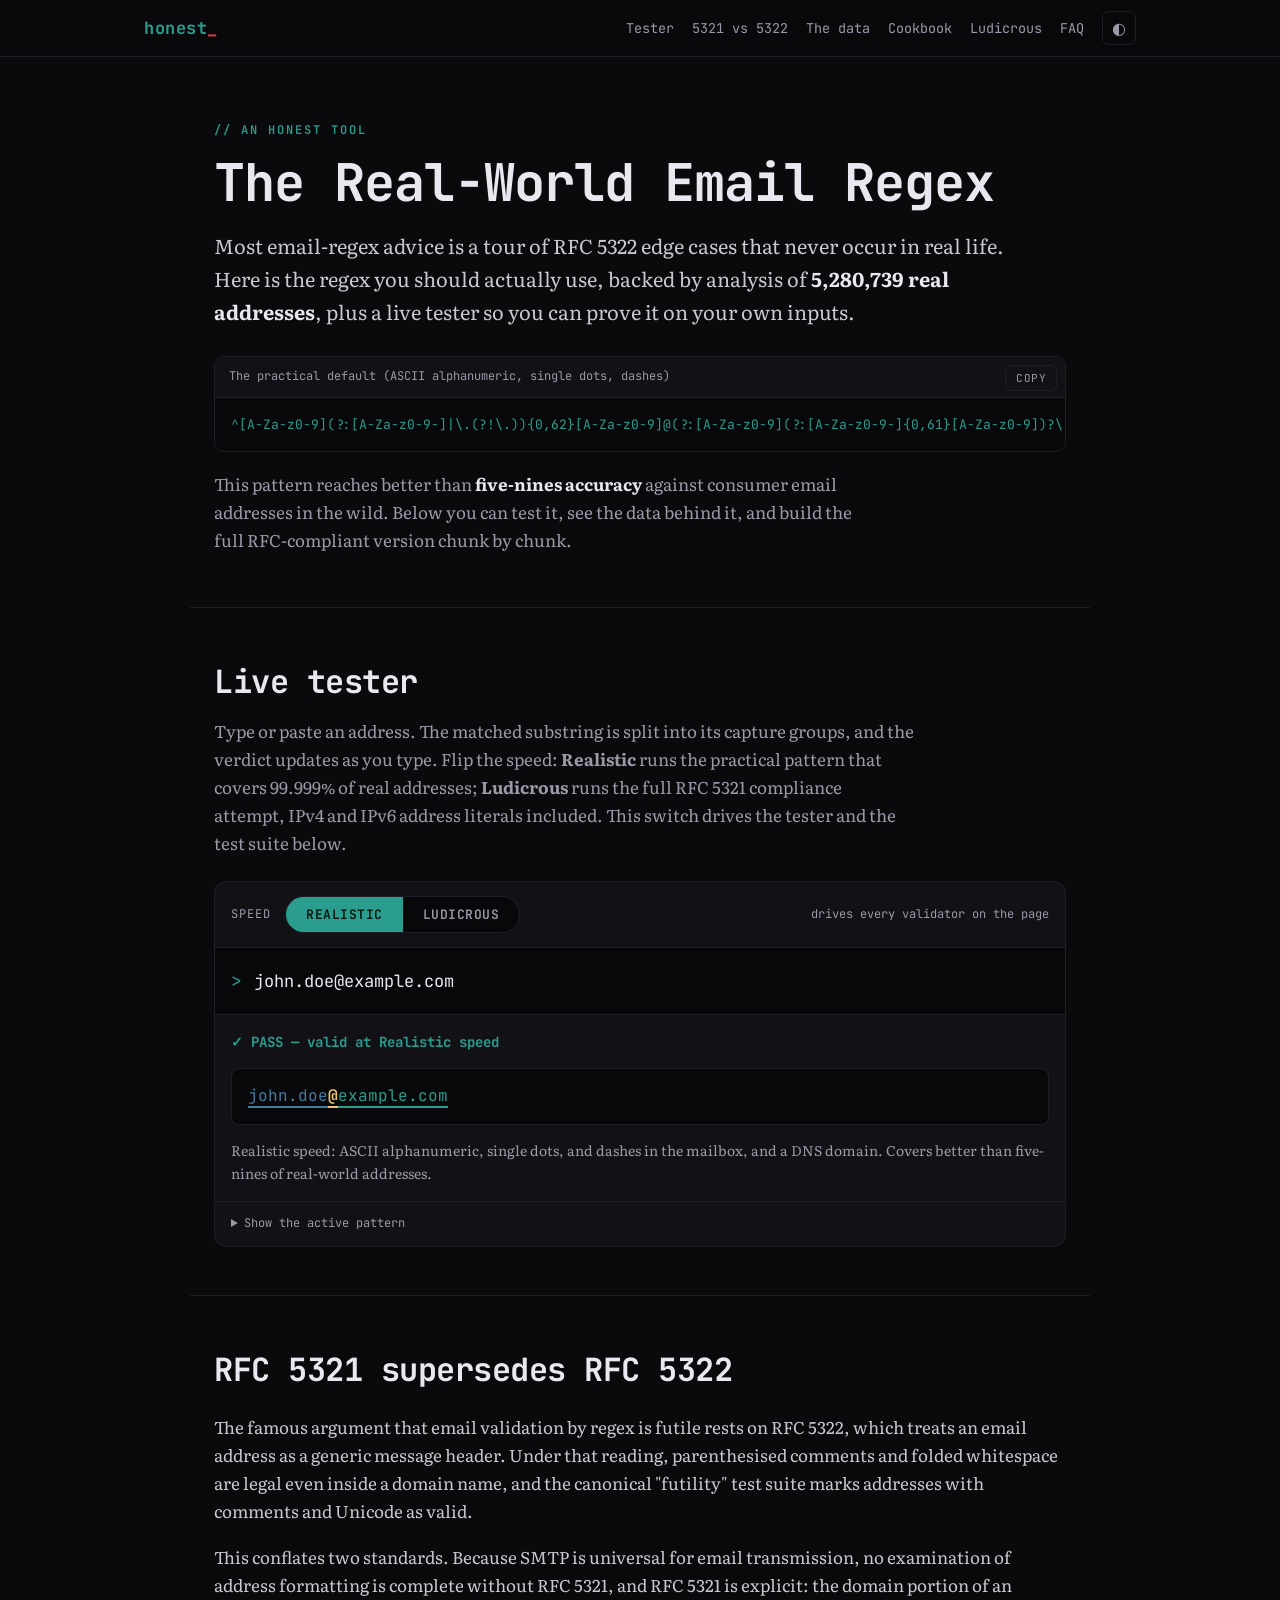
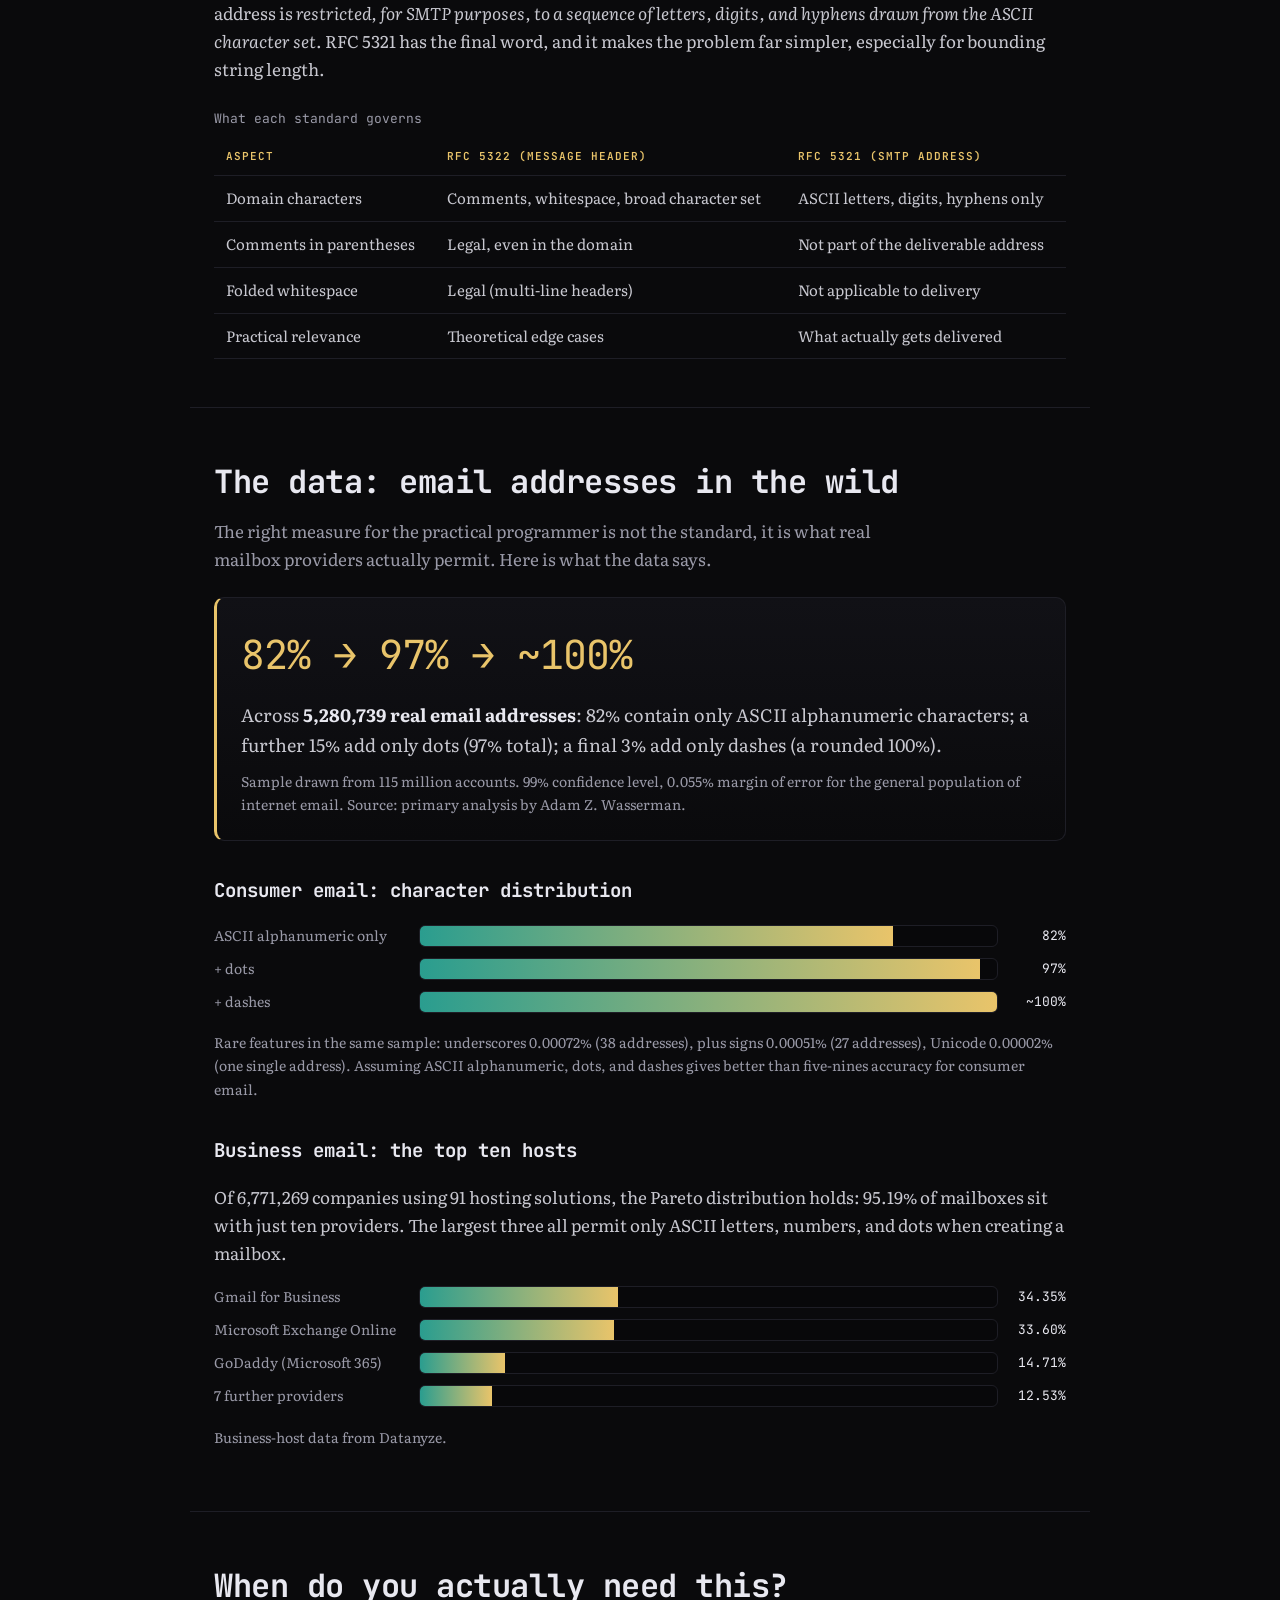
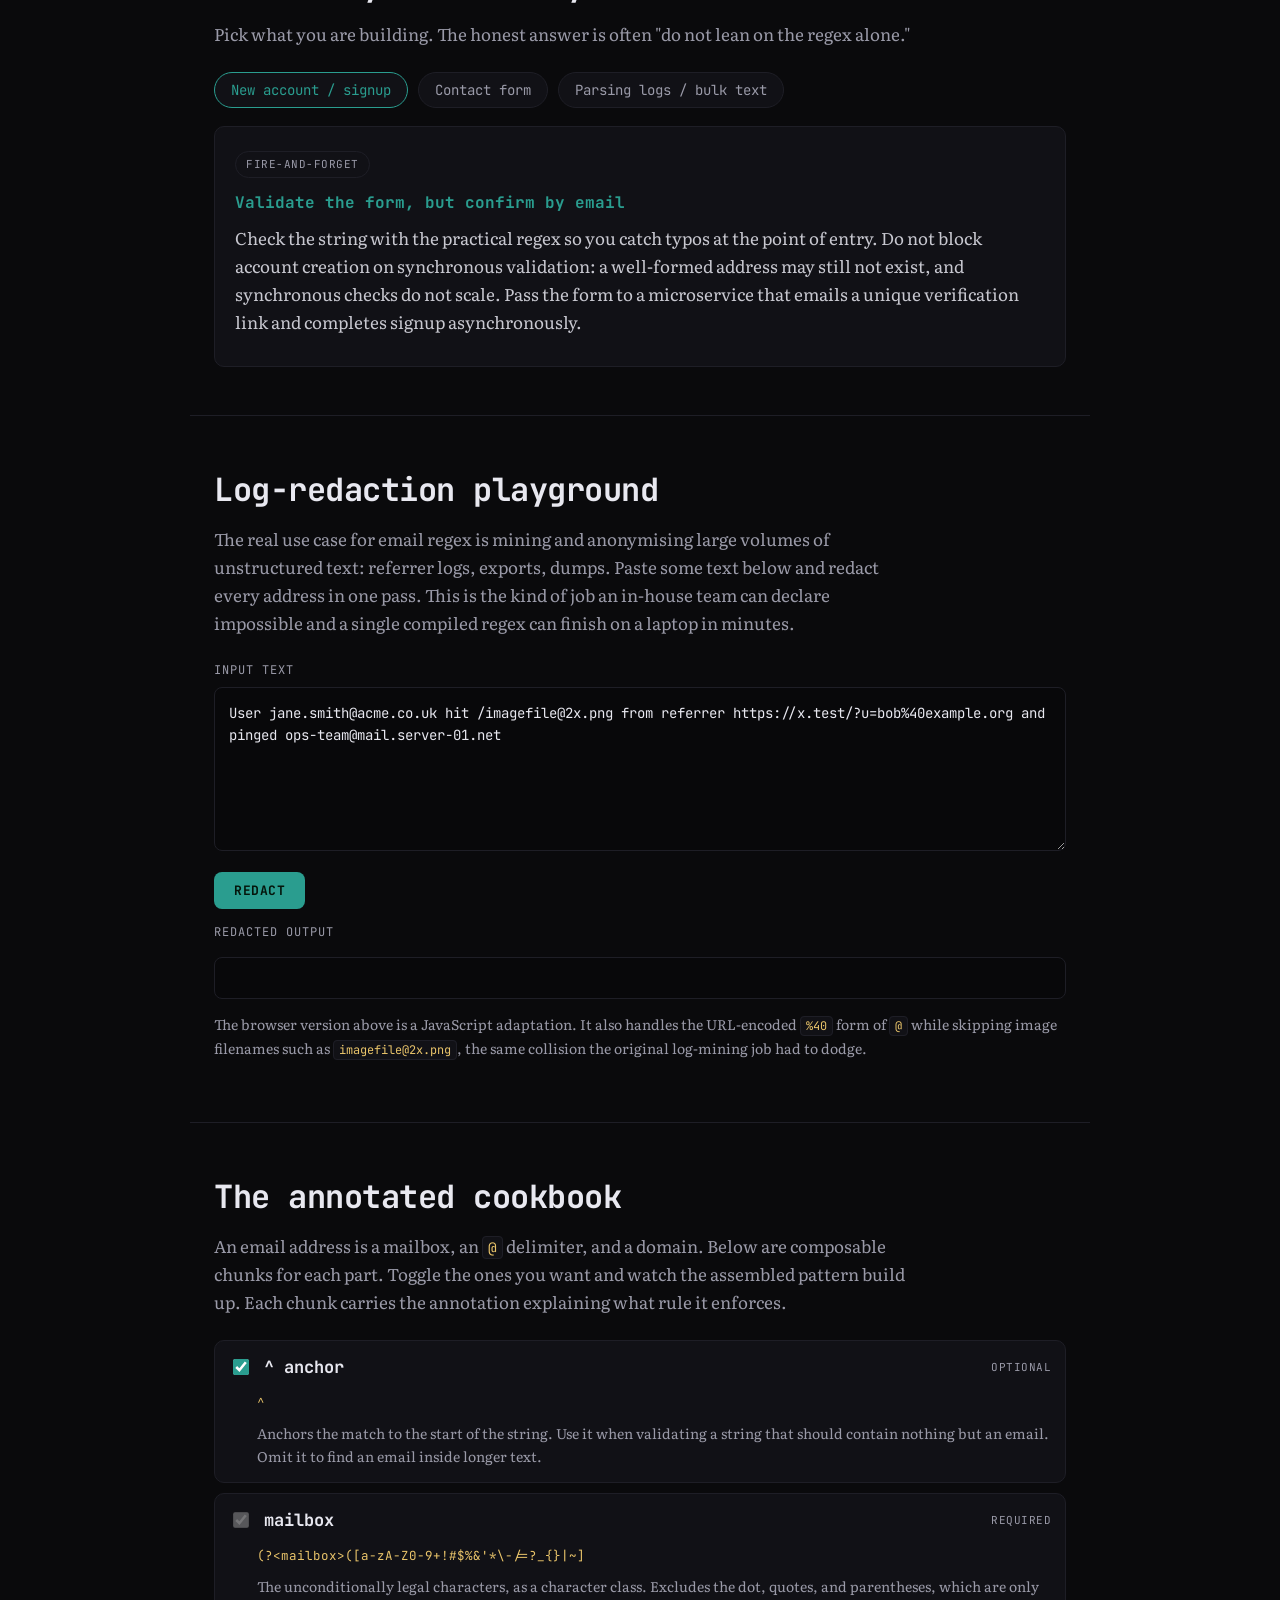
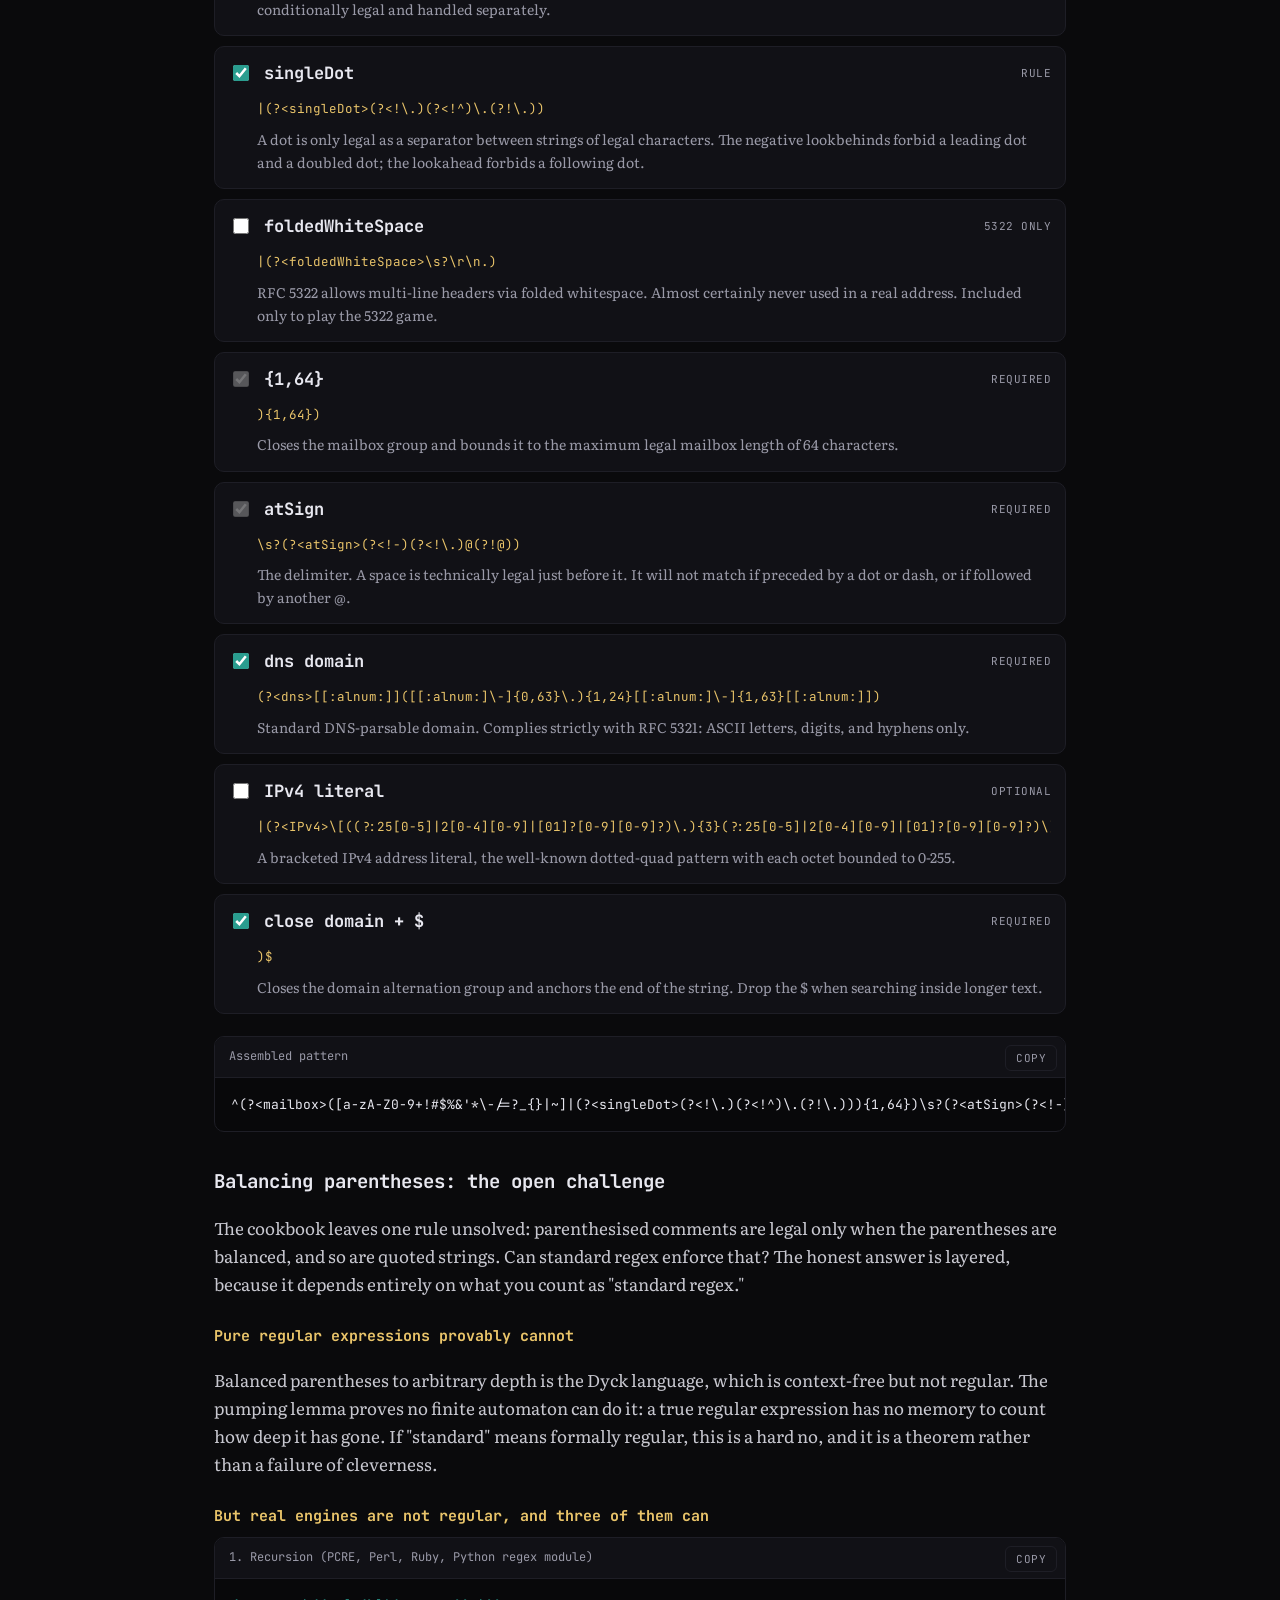
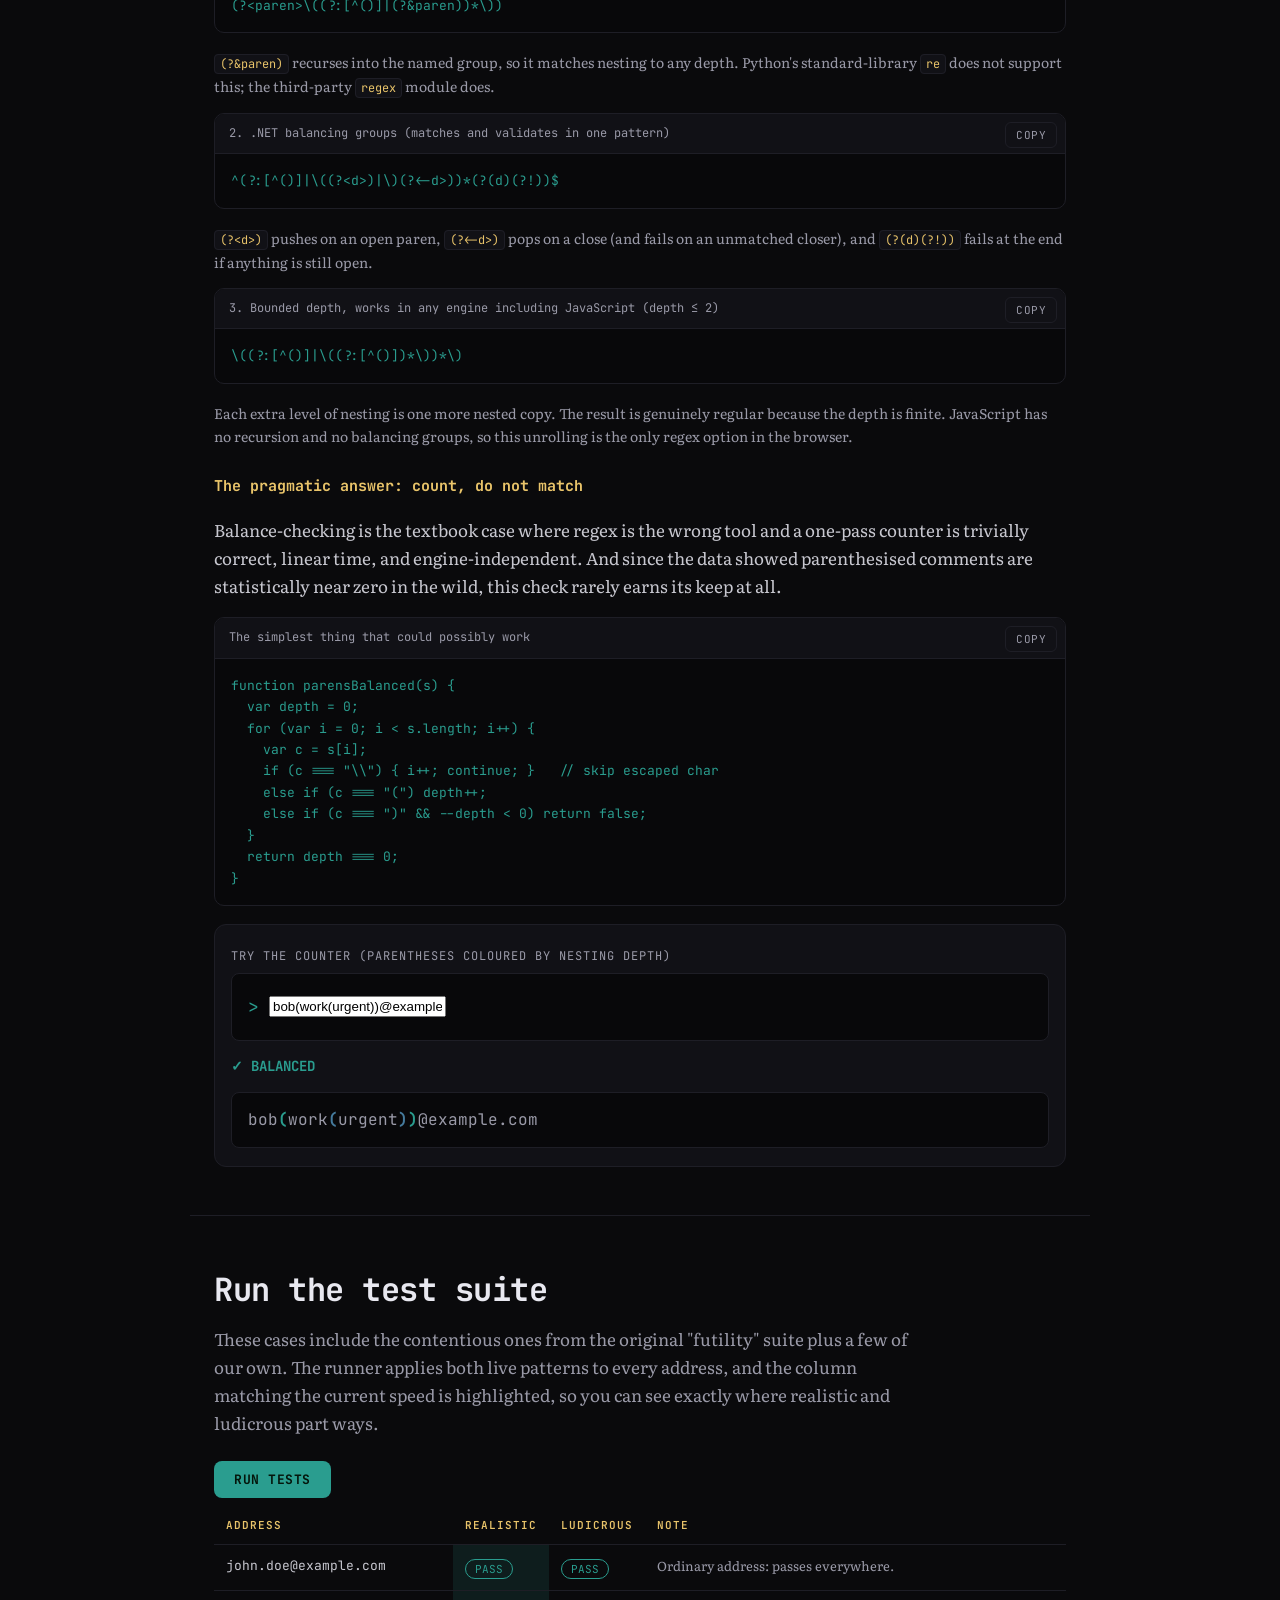
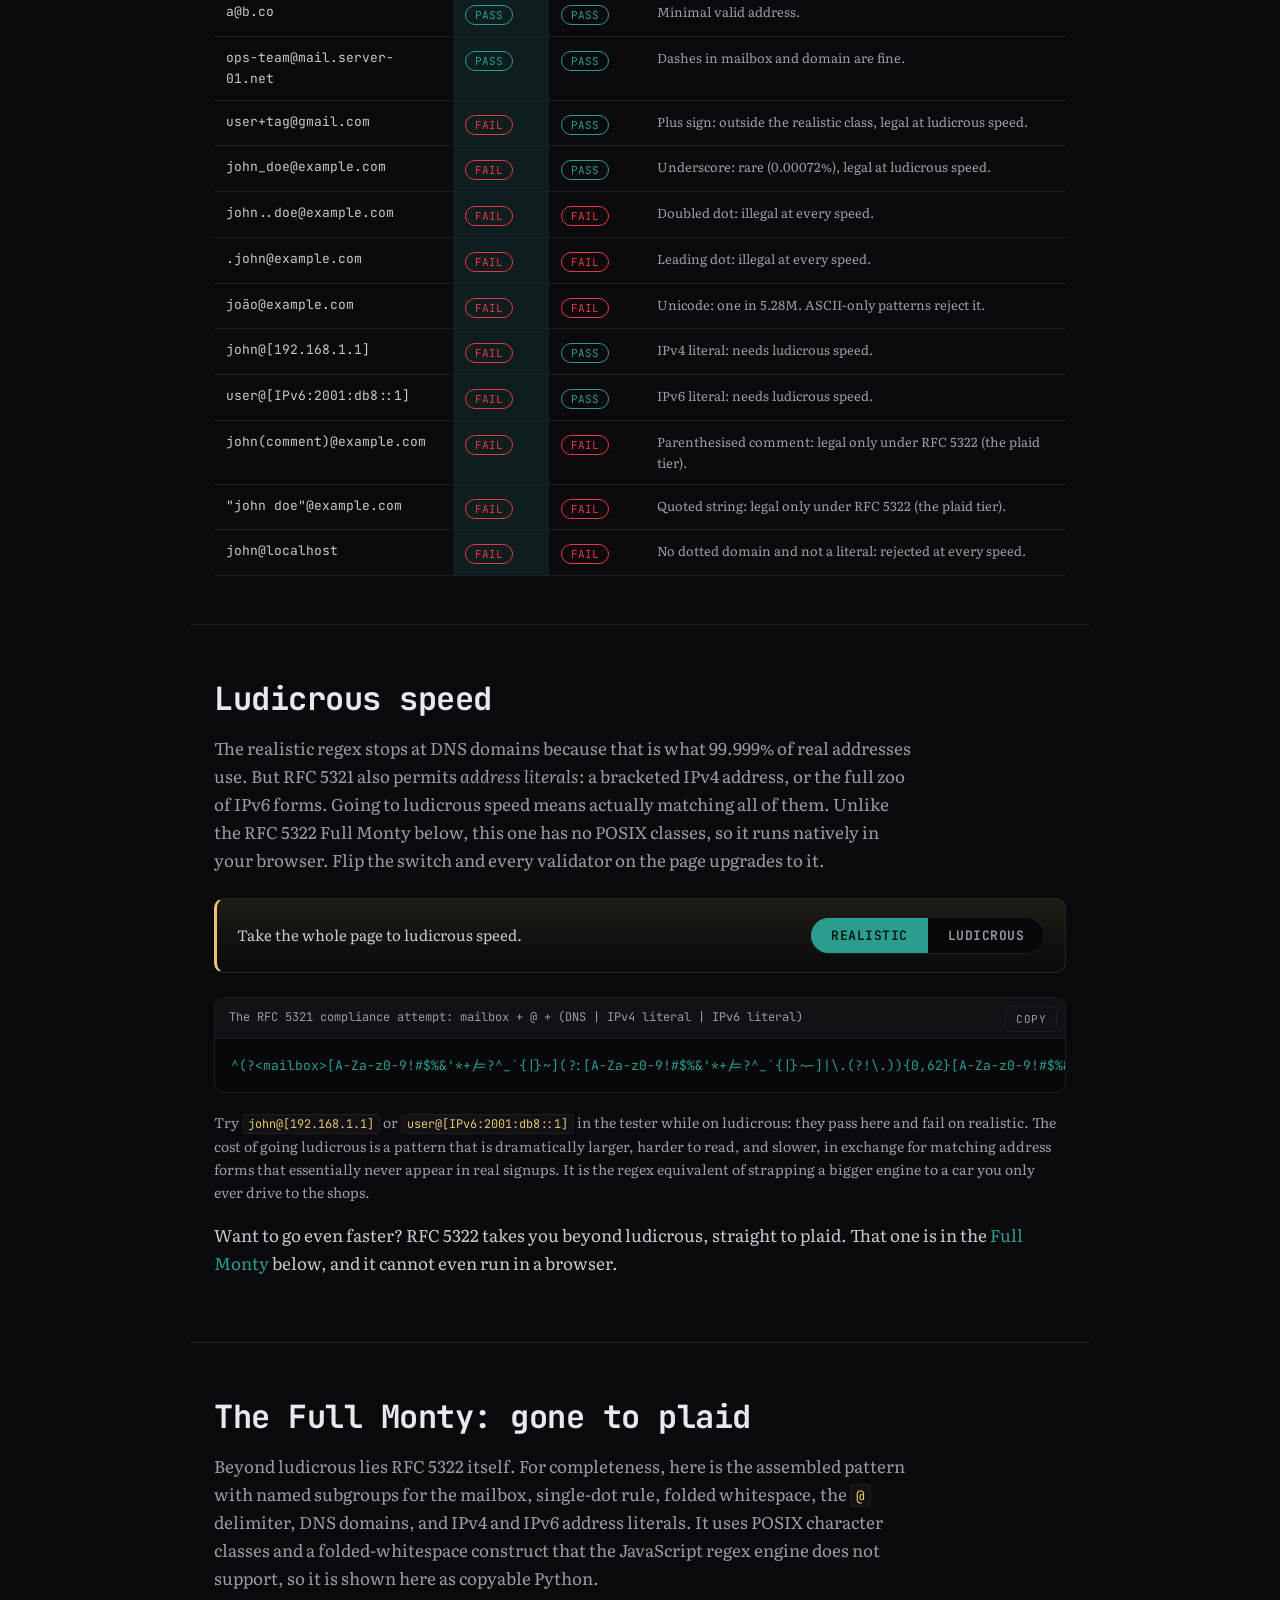
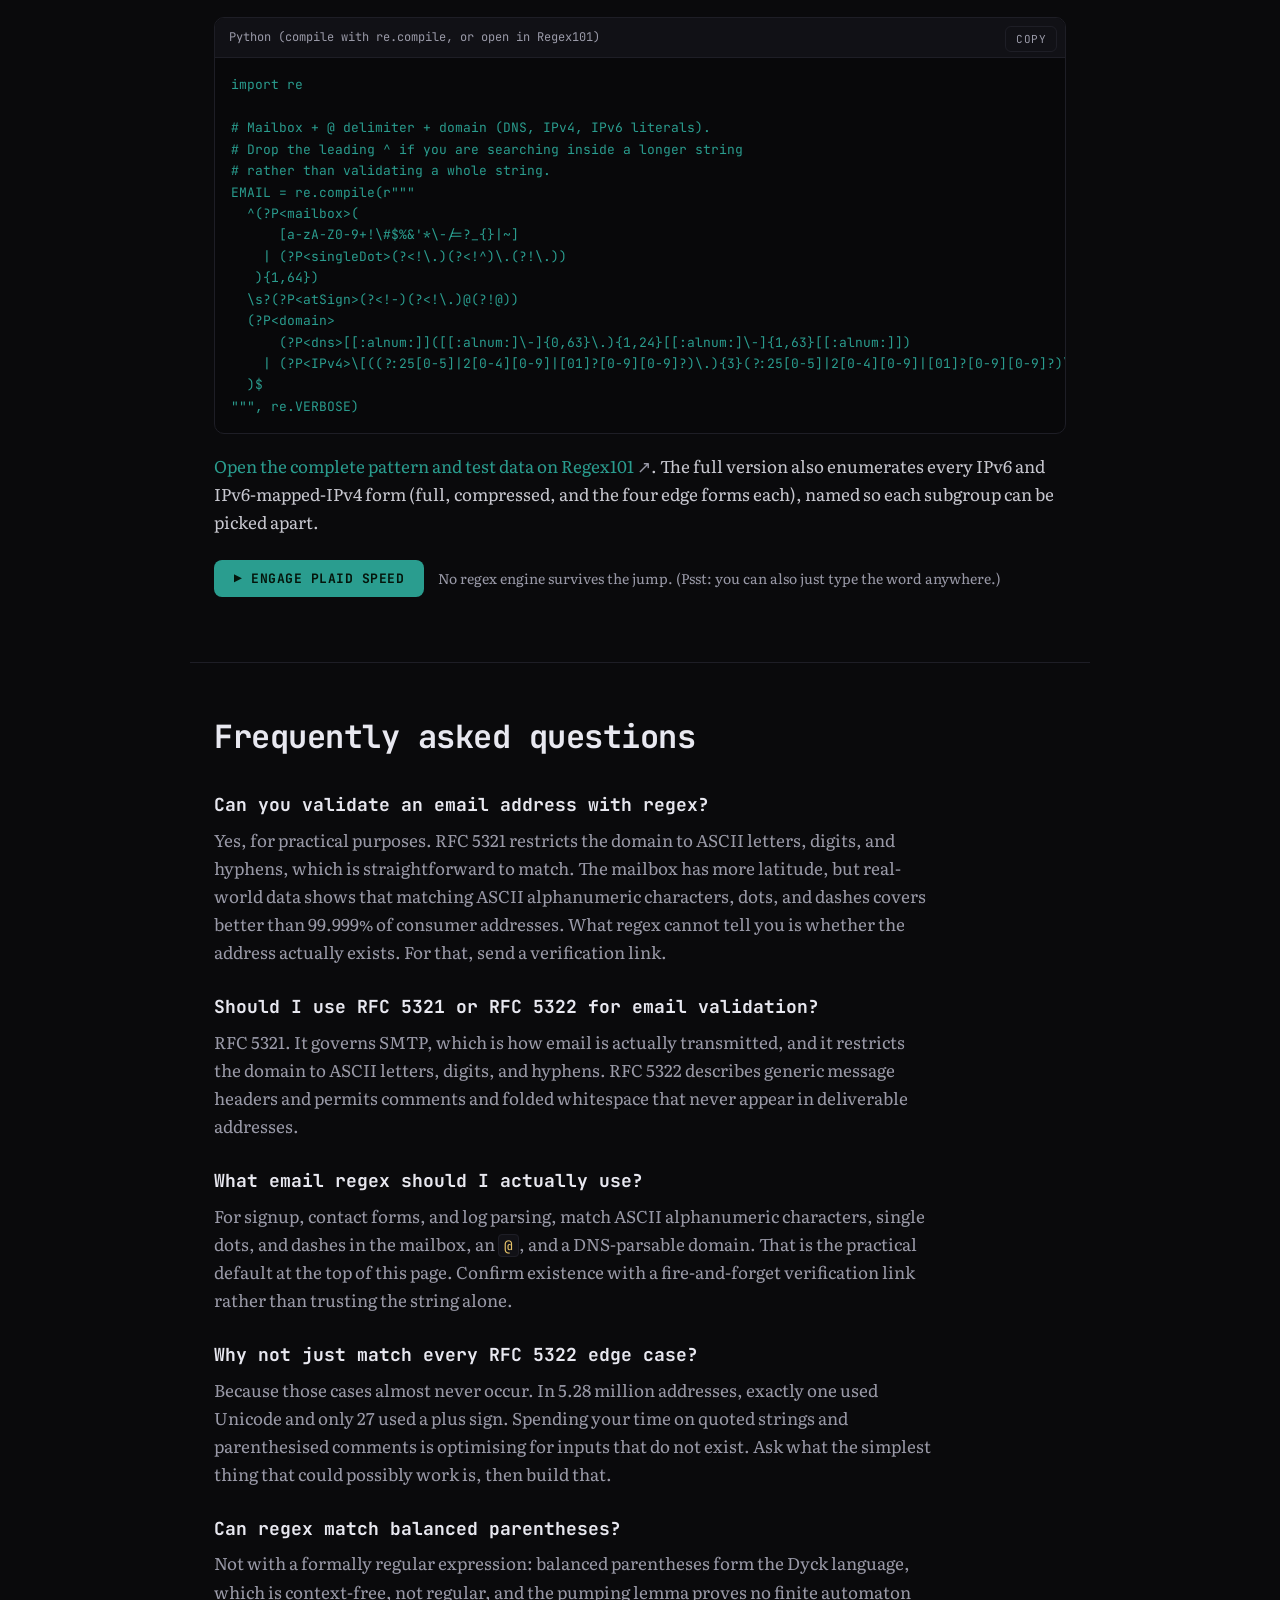
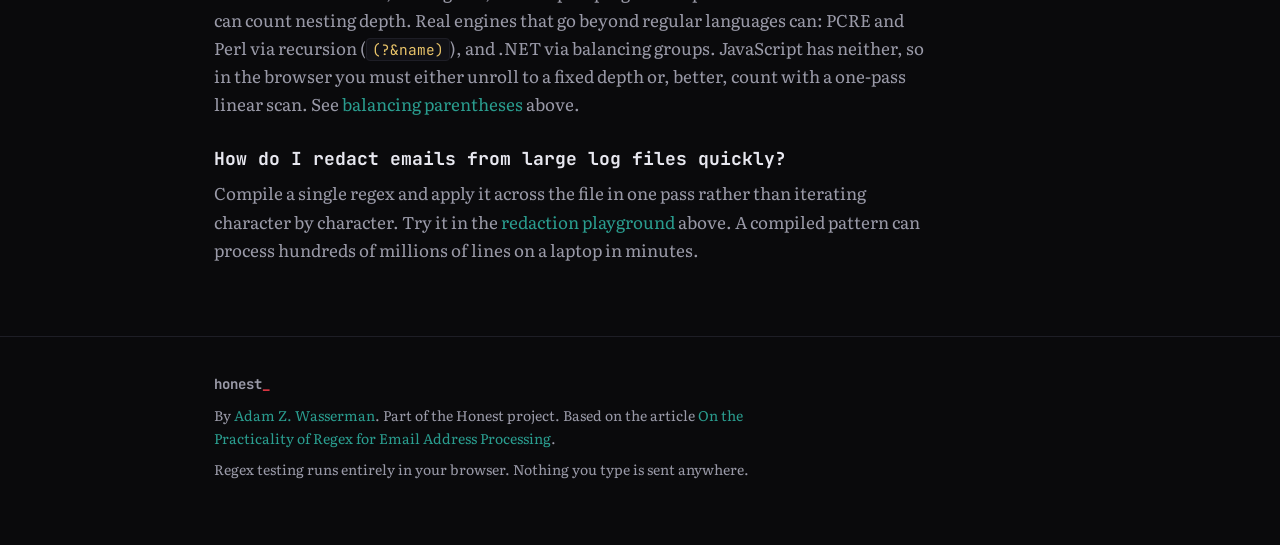
<file: index.html>
<!DOCTYPE html>
<html lang="en">
<head>
<meta charset="utf-8">
<meta name="viewport" content="width=device-width, initial-scale=1">
<title>Email Validation Regex That Works in the Real World</title>
<meta name="description" content="The email validation regex you should actually use, backed by analysis of 5.28 million real addresses. RFC 5321 vs 5322, a live regex tester, an annotated cookbook, and a log-redaction playground.">
<link rel="canonical" href="https://realworldemailregex.com/">
<meta name="author" content="Adam Z. Wasserman">

<!-- Open Graph / Twitter -->
<meta property="og:type" content="article">
<meta property="og:title" content="The Real-World Email Regex">
<meta property="og:description" content="The email regex you should actually use, backed by analysis of 5.28 million real addresses. Live tester, annotated cookbook, redaction playground.">
<meta property="og:url" content="https://realworldemailregex.com/">
<meta property="og:site_name" content="Honest">
<meta name="twitter:card" content="summary_large_image">
<meta name="twitter:title" content="The Real-World Email Regex">
<meta name="twitter:description" content="The email regex you should actually use, backed by analysis of 5.28 million real addresses.">

<link rel="preconnect" href="https://fonts.googleapis.com">
<link rel="preconnect" href="https://fonts.gstatic.com" crossorigin>
<link href="https://fonts.googleapis.com/css2?family=JetBrains+Mono:wght@400;600;700&family=Literata:ital,wght@0,400;0,600;0,700;1,400&display=swap" rel="stylesheet">
<link rel="stylesheet" href="styles.css">

<!-- Structured data: TechArticle -->
<script type="application/ld+json">
{
  "@context": "https://schema.org",
  "@type": "TechArticle",
  "headline": "The Real-World Email Regex",
  "alternativeHeadline": "Email Validation Regex That Works in the Real World",
  "description": "The email validation regex you should actually use, backed by analysis of 5.28 million real addresses. RFC 5321 supersedes 5322 for practical SMTP validation.",
  "author": { "@type": "Person", "name": "Adam Z. Wasserman", "url": "https://adamzacharywasserman.com" },
  "publisher": { "@type": "Organization", "name": "Honest" },
  "mainEntityOfPage": "https://realworldemailregex.com/",
  "keywords": "email regex, email validation regex, RFC 5321, RFC 5322, email address validation, regex cookbook",
  "proficiencyLevel": "Expert"
}
</script>

<!-- Structured data: the primary-research statistic, as a citable Dataset -->
<script type="application/ld+json">
{
  "@context": "https://schema.org",
  "@type": "Dataset",
  "name": "Character distribution of real-world email mailbox names",
  "description": "Analysis of 5,280,739 email addresses showing that 82% use only ASCII alphanumeric characters, 97% use only ASCII alphanumeric plus dots, and ~100% use only ASCII alphanumeric, dots, and dashes. 99% confidence level, 0.055% margin of error.",
  "creator": { "@type": "Person", "name": "Adam Z. Wasserman" },
  "variableMeasured": "Character classes present in email mailbox names",
  "measurementTechnique": "Frequency analysis of a 5.28M-address sample"
}
</script>

<!-- Structured data: FAQ -->
<script type="application/ld+json">
{
  "@context": "https://schema.org",
  "@type": "FAQPage",
  "mainEntity": [
    {
      "@type": "Question",
      "name": "Can you validate an email address with regex?",
      "acceptedAnswer": { "@type": "Answer", "text": "Yes, for practical purposes. RFC 5321 restricts the domain portion of an SMTP address to ASCII letters, digits, and hyphens, which is straightforward to match. The mailbox portion has more latitude, but real-world data shows that matching ASCII alphanumeric characters, dots, and dashes covers better than 99.999% of consumer email addresses." }
    },
    {
      "@type": "Question",
      "name": "Should I use RFC 5321 or RFC 5322 for email validation?",
      "acceptedAnswer": { "@type": "Answer", "text": "RFC 5321 supersedes RFC 5322 for the practical question of what constitutes a valid SMTP email address. RFC 5322 treats an email address as a generic message header and permits comments and folded whitespace; RFC 5321 restricts the domain to ASCII letters, digits, and hyphens. For real SMTP delivery, RFC 5321 has the final word." }
    },
    {
      "@type": "Question",
      "name": "What email regex should I actually use?",
      "acceptedAnswer": { "@type": "Answer", "text": "For most signup, contact-form, and log-parsing use cases, match ASCII alphanumeric characters, single dots, and dashes in the mailbox, an @ sign, and a DNS-parsable domain. This achieves five-nines accuracy against real-world addresses. To confirm an address actually exists, send a verification link (fire-and-forget) rather than relying on the regex alone." }
    },
    {
      "@type": "Question",
      "name": "Is it worth validating every RFC 5322 edge case?",
      "acceptedAnswer": { "@type": "Answer", "text": "No. Edge cases such as quoted strings, parenthesised comments, and folded whitespace are theoretically valid but occur with infinitesimal frequency in the wild. In a sample of 5.28 million addresses, exactly one contained Unicode characters. Scoping the regex to real-world inputs is the simplest thing that could possibly work." }
    },
    {
      "@type": "Question",
      "name": "Can regex match balanced parentheses?",
      "acceptedAnswer": { "@type": "Answer", "text": "Not with a formally regular expression. Balanced parentheses form the Dyck language, which is context-free, not regular, and the pumping lemma proves no finite automaton can count nesting depth. Engines that extend beyond regular languages can: PCRE and Perl through recursion with (?&name), and .NET through balancing groups. JavaScript has neither, so you must either unroll to a fixed depth or, better, count with a one-pass linear scan." }
    }
  ]
}
</script>
</head>
<body data-theme="dark">

<a class="skip-link" href="#workbench">Skip to the tester</a>

<header class="site-header">
  <div class="wrap">
    <a class="wordmark" href="/">honest<span class="cursor">_</span></a>
    <nav class="topnav" aria-label="Section navigation">
      <a href="#workbench">Tester</a>
      <a href="#thesis">5321 vs 5322</a>
      <a href="#research">The data</a>
      <a href="#cookbook">Cookbook</a>
      <a href="#ludicrous">Ludicrous</a>
      <a href="#faq">FAQ</a>
    </nav>
    <button id="theme-toggle" class="theme-toggle" aria-label="Toggle light and dark theme">◐</button>
  </div>
</header>

<main>

  <!-- ============ HERO ============ -->
  <section class="hero wrap">
    <p class="eyebrow">// an honest tool</p>
    <h1>The Real-World Email Regex</h1>
    <p class="lede">
      Most email-regex advice is a tour of RFC 5322 edge cases that never occur in real life.
      Here is the regex you should actually use, backed by analysis of <strong>5,280,739 real
      addresses</strong>, plus a live tester so you can prove it on your own inputs.
    </p>

    <figure class="codecard" aria-label="Recommended practical email regex">
      <figcaption>The practical default (ASCII alphanumeric, single dots, dashes)</figcaption>
      <pre><code id="hero-regex">^[A-Za-z0-9](?:[A-Za-z0-9-]|\.(?!\.)){0,62}[A-Za-z0-9]@(?:[A-Za-z0-9](?:[A-Za-z0-9-]{0,61}[A-Za-z0-9])?\.)+[A-Za-z]{2,63}$</code></pre>
      <button class="copy-btn" data-copy-target="hero-regex">copy</button>
    </figure>

    <p class="hero-claim">
      This pattern reaches better than <strong>five-nines accuracy</strong> against consumer email
      addresses in the wild. Below you can test it, see the data behind it, and build the
      full RFC-compliant version chunk by chunk.
    </p>
  </section>

  <!-- ============ WORKBENCH (TOOL FIRST) ============ -->
  <section id="workbench" class="wrap section">
    <h2>Live tester</h2>
    <p class="section-intro">
      Type or paste an address. The matched substring is split into its capture groups, and the
      verdict updates as you type. Flip the speed: <strong>Realistic</strong> runs the practical
      pattern that covers 99.999% of real addresses; <strong>Ludicrous</strong> runs the full RFC 5321
      compliance attempt, IPv4 and IPv6 address literals included. This switch drives the tester and
      the test suite below.
    </p>

    <div class="tester" data-component="tester">
      <div class="mode-row">
        <span class="mode-label">speed</span>
        <div class="speed-toggle" role="group" aria-label="Validator speed">
          <button class="speed-btn is-active" data-speed="realistic" aria-pressed="true">Realistic</button>
          <button class="speed-btn" data-speed="ludicrous" aria-pressed="false">Ludicrous</button>
        </div>
        <span class="mode-hint">drives every validator on the page</span>
      </div>

      <div class="tester-input">
        <span class="prompt">&gt;</span>
        <input id="email-input" type="text" spellcheck="false" autocomplete="off"
               value="john.doe@example.com" aria-label="Email address to test">
      </div>

      <div class="tester-output">
        <div id="verdict" class="verdict" aria-live="polite"></div>
        <div class="highlight-wrap">
          <div id="highlight" class="highlight" aria-hidden="true"></div>
        </div>
        <p id="mode-note" class="mode-note"></p>
      </div>

      <details class="active-pattern">
        <summary>Show the active pattern</summary>
        <pre><code id="active-pattern-code"></code></pre>
      </details>
    </div>
  </section>

  <!-- ============ THESIS ============ -->
  <section id="thesis" class="wrap section">
    <h2>RFC 5321 supersedes RFC 5322</h2>
    <p>
      The famous argument that email validation by regex is futile rests on RFC 5322, which treats an
      email address as a generic message header. Under that reading, parenthesised comments and folded
      whitespace are legal even inside a domain name, and the canonical "futility" test suite marks
      addresses with comments and Unicode as valid.
    </p>
    <p>
      This conflates two standards. Because SMTP is universal for email transmission, no examination of
      address formatting is complete without RFC 5321, and RFC 5321 is explicit: the domain portion of an
      address is <em>restricted, for SMTP purposes, to a sequence of letters, digits, and hyphens drawn
      from the ASCII character set</em>. RFC 5321 has the final word, and it makes the problem far simpler,
      especially for bounding string length.
    </p>

    <div class="table-wrap">
      <table class="cmp">
        <caption>What each standard governs</caption>
        <thead>
          <tr><th scope="col">Aspect</th><th scope="col">RFC 5322 (message header)</th><th scope="col">RFC 5321 (SMTP address)</th></tr>
        </thead>
        <tbody>
          <tr><td>Domain characters</td><td>Comments, whitespace, broad character set</td><td>ASCII letters, digits, hyphens only</td></tr>
          <tr><td>Comments in parentheses</td><td>Legal, even in the domain</td><td>Not part of the deliverable address</td></tr>
          <tr><td>Folded whitespace</td><td>Legal (multi-line headers)</td><td>Not applicable to delivery</td></tr>
          <tr><td>Practical relevance</td><td>Theoretical edge cases</td><td>What actually gets delivered</td></tr>
        </tbody>
      </table>
    </div>
  </section>

  <!-- ============ PRIMARY RESEARCH ============ -->
  <section id="research" class="wrap section">
    <h2>The data: email addresses in the wild</h2>
    <p class="section-intro">
      The right measure for the practical programmer is not the standard, it is what real mailbox
      providers actually permit. Here is what the data says.
    </p>

    <div class="stat-callout" id="key-statistic">
      <p class="stat-big">82% &rarr; 97% &rarr; ~100%</p>
      <p class="stat-explain">
        Across <strong>5,280,739 real email addresses</strong>: 82% contain only ASCII alphanumeric
        characters; a further 15% add only dots (97% total); a final 3% add only dashes (a rounded 100%).
      </p>
      <p class="stat-method">
        Sample drawn from 115 million accounts. 99% confidence level, 0.055% margin of error for the
        general population of internet email. Source: primary analysis by Adam Z. Wasserman.
      </p>
    </div>

    <h3>Consumer email: character distribution</h3>
    <div class="chart" aria-label="Cumulative character coverage of consumer email addresses">
      <div class="bar-row"><span class="bar-label">ASCII alphanumeric only</span>
        <span class="bar"><span class="bar-fill" style="width:82%"></span></span><span class="bar-val">82%</span></div>
      <div class="bar-row"><span class="bar-label">+ dots</span>
        <span class="bar"><span class="bar-fill" style="width:97%"></span></span><span class="bar-val">97%</span></div>
      <div class="bar-row"><span class="bar-label">+ dashes</span>
        <span class="bar"><span class="bar-fill" style="width:100%"></span></span><span class="bar-val">~100%</span></div>
    </div>
    <p class="fineprint">
      Rare features in the same sample: underscores 0.00072% (38 addresses), plus signs 0.00051%
      (27 addresses), Unicode 0.00002% (one single address). Assuming ASCII alphanumeric, dots, and
      dashes gives better than five-nines accuracy for consumer email.
    </p>

    <h3>Business email: the top ten hosts</h3>
    <p>
      Of 6,771,269 companies using 91 hosting solutions, the Pareto distribution holds: 95.19% of
      mailboxes sit with just ten providers. The largest three all permit only ASCII letters, numbers,
      and dots when creating a mailbox.
    </p>
    <div class="chart" aria-label="Market share of business email hosts">
      <div class="bar-row"><span class="bar-label">Gmail for Business</span>
        <span class="bar"><span class="bar-fill" style="width:34.35%"></span></span><span class="bar-val">34.35%</span></div>
      <div class="bar-row"><span class="bar-label">Microsoft Exchange Online</span>
        <span class="bar"><span class="bar-fill" style="width:33.60%"></span></span><span class="bar-val">33.60%</span></div>
      <div class="bar-row"><span class="bar-label">GoDaddy (Microsoft 365)</span>
        <span class="bar"><span class="bar-fill" style="width:14.71%"></span></span><span class="bar-val">14.71%</span></div>
      <div class="bar-row"><span class="bar-label">7 further providers</span>
        <span class="bar"><span class="bar-fill" style="width:12.53%"></span></span><span class="bar-val">12.53%</span></div>
    </div>
    <p class="fineprint">Business-host data from Datanyze.</p>
  </section>

  <!-- ============ USE CASES + DECISION WIDGET ============ -->
  <section id="usecases" class="wrap section">
    <h2>When do you actually need this?</h2>
    <p class="section-intro">
      Pick what you are building. The honest answer is often "do not lean on the regex alone."
    </p>

    <div class="decider" data-component="decider">
      <div class="decider-choices" role="group" aria-label="Use case">
        <button class="chip is-active" data-case="signup">New account / signup</button>
        <button class="chip" data-case="contact">Contact form</button>
        <button class="chip" data-case="logs">Parsing logs / bulk text</button>
      </div>
      <div id="decider-out" class="decider-out" aria-live="polite"></div>
    </div>
  </section>

  <!-- ============ REDACTION PLAYGROUND ============ -->
  <section id="redaction" class="wrap section">
    <h2>Log-redaction playground</h2>
    <p class="section-intro">
      The real use case for email regex is mining and anonymising large volumes of unstructured text:
      referrer logs, exports, dumps. Paste some text below and redact every address in one pass. This
      is the kind of job an in-house team can declare impossible and a single compiled regex can finish
      on a laptop in minutes.
    </p>

    <div class="redactor" data-component="redactor">
      <label class="field-label" for="redact-in">Input text</label>
      <textarea id="redact-in" spellcheck="false" rows="6">User jane.smith@acme.co.uk hit /imagefile@2x.png from referrer https://x.test/?u=bob%40example.org and pinged ops-team@mail.server-01.net</textarea>
      <div class="redactor-actions">
        <button id="redact-run" class="primary-btn">redact</button>
        <span id="redact-count" class="redact-count"></span>
      </div>
      <label class="field-label" for="redact-out">Redacted output</label>
      <pre id="redact-out" class="redact-out"></pre>
    </div>
    <p class="fineprint">
      The browser version above is a JavaScript adaptation. It also handles the URL-encoded
      <code>%40</code> form of <code>@</code> while skipping image filenames such as
      <code>imagefile@2x.png</code>, the same collision the original log-mining job had to dodge.
    </p>
  </section>

  <!-- ============ COOKBOOK ============ -->
  <section id="cookbook" class="wrap section">
    <h2>The annotated cookbook</h2>
    <p class="section-intro">
      An email address is a mailbox, an <code>@</code> delimiter, and a domain. Below are composable
      chunks for each part. Toggle the ones you want and watch the assembled pattern build up. Each
      chunk carries the annotation explaining what rule it enforces.
    </p>

    <div class="cookbook" data-component="cookbook">
      <div id="chunk-list" class="chunk-list"></div>
      <figure class="codecard assembled">
        <figcaption>Assembled pattern</figcaption>
        <pre><code id="assembled-code"></code></pre>
        <button class="copy-btn" data-copy-target="assembled-code">copy</button>
      </figure>
    </div>

    <h3 id="balancing-parens">Balancing parentheses: the open challenge</h3>
    <p>
      The cookbook leaves one rule unsolved: parenthesised comments are legal only when the parentheses
      are balanced, and so are quoted strings. Can standard regex enforce that? The honest answer is
      layered, because it depends entirely on what you count as "standard regex."
    </p>

    <h4 class="sub">Pure regular expressions provably cannot</h4>
    <p>
      Balanced parentheses to arbitrary depth is the Dyck language, which is context-free but not regular.
      The pumping lemma proves no finite automaton can do it: a true regular expression has no memory to
      count how deep it has gone. If "standard" means formally regular, this is a hard no, and it is a
      theorem rather than a failure of cleverness.
    </p>

    <h4 class="sub">But real engines are not regular, and three of them can</h4>
    <figure class="codecard">
      <figcaption>1. Recursion (PCRE, Perl, Ruby, Python <code>regex</code> module)</figcaption>
      <pre><code id="paren-pcre">(?&lt;paren&gt;\((?:[^()]|(?&amp;paren))*\))</code></pre>
      <button class="copy-btn" data-copy-target="paren-pcre">copy</button>
    </figure>
    <p class="fineprint">
      <code>(?&amp;paren)</code> recurses into the named group, so it matches nesting to any depth. Python's
      standard-library <code>re</code> does not support this; the third-party <code>regex</code> module does.
    </p>

    <figure class="codecard">
      <figcaption>2. .NET balancing groups (matches and validates in one pattern)</figcaption>
      <pre><code id="paren-net">^(?:[^()]|\((?&lt;d&gt;)|\)(?&lt;-d&gt;))*(?(d)(?!))$</code></pre>
      <button class="copy-btn" data-copy-target="paren-net">copy</button>
    </figure>
    <p class="fineprint">
      <code>(?&lt;d&gt;)</code> pushes on an open paren, <code>(?&lt;-d&gt;)</code> pops on a close (and fails
      on an unmatched closer), and <code>(?(d)(?!))</code> fails at the end if anything is still open.
    </p>

    <figure class="codecard">
      <figcaption>3. Bounded depth, works in any engine including JavaScript (depth &le; 2)</figcaption>
      <pre><code id="paren-bounded">\((?:[^()]|\((?:[^()])*\))*\)</code></pre>
      <button class="copy-btn" data-copy-target="paren-bounded">copy</button>
    </figure>
    <p class="fineprint">
      Each extra level of nesting is one more nested copy. The result is genuinely regular because the
      depth is finite. JavaScript has no recursion and no balancing groups, so this unrolling is the only
      regex option in the browser.
    </p>

    <h4 class="sub">The pragmatic answer: count, do not match</h4>
    <p>
      Balance-checking is the textbook case where regex is the wrong tool and a one-pass counter is
      trivially correct, linear time, and engine-independent. And since the data showed parenthesised
      comments are statistically near zero in the wild, this check rarely earns its keep at all.
    </p>
    <figure class="codecard">
      <figcaption>The simplest thing that could possibly work</figcaption>
      <pre><code id="paren-counter">function parensBalanced(s) {
  var depth = 0;
  for (var i = 0; i &lt; s.length; i++) {
    var c = s[i];
    if (c === "\\") { i++; continue; }   // skip escaped char
    else if (c === "(") depth++;
    else if (c === ")" &amp;&amp; --depth &lt; 0) return false;
  }
  return depth === 0;
}</code></pre>
      <button class="copy-btn" data-copy-target="paren-counter">copy</button>
    </figure>

    <div class="paren-checker" data-component="parens">
      <label class="field-label" for="paren-input">Try the counter (parentheses coloured by nesting depth)</label>
      <div class="tester-input">
        <span class="prompt">&gt;</span>
        <input id="paren-input" type="text" spellcheck="false" autocomplete="off"
               value="bob(work(urgent))@example.com" aria-label="String to check for balanced parentheses">
      </div>
      <div id="paren-verdict" class="verdict" aria-live="polite"></div>
      <div class="highlight-wrap"><div id="paren-highlight" class="highlight" aria-hidden="true"></div></div>
    </div>
  </section>

  <!-- ============ TEST SUITE ============ -->
  <section id="tests" class="wrap section">
    <h2>Run the test suite</h2>
    <p class="section-intro">
      These cases include the contentious ones from the original "futility" suite plus a few of our own.
      The runner applies both live patterns to every address, and the column matching the current speed
      is highlighted, so you can see exactly where realistic and ludicrous part ways.
    </p>
    <button id="run-tests" class="primary-btn">run tests</button>
    <div class="table-wrap">
      <table class="tests" id="tests-table">
        <thead>
          <tr><th scope="col">Address</th><th scope="col">Realistic</th><th scope="col">Ludicrous</th><th scope="col">Note</th></tr>
        </thead>
        <tbody id="tests-body"></tbody>
      </table>
    </div>
  </section>

  <!-- ============ LUDICROUS SPEED ============ -->
  <section id="ludicrous" class="wrap section">
    <h2>Ludicrous speed</h2>
    <p class="section-intro">
      The realistic regex stops at DNS domains because that is what 99.999% of real addresses use.
      But RFC 5321 also permits <em>address literals</em>: a bracketed IPv4 address, or the full zoo of
      IPv6 forms. Going to ludicrous speed means actually matching all of them. Unlike the RFC 5322
      Full Monty below, this one has no POSIX classes, so it runs natively in your browser. Flip the
      switch and every validator on the page upgrades to it.
    </p>

    <div class="ludicrous-banner">
      <p>Take the whole page to ludicrous speed.</p>
      <div class="speed-toggle" role="group" aria-label="Validator speed">
        <button class="speed-btn is-active" data-speed="realistic" aria-pressed="true">Realistic</button>
        <button class="speed-btn" data-speed="ludicrous" aria-pressed="false">Ludicrous</button>
      </div>
    </div>

    <figure class="codecard">
      <figcaption>The RFC 5321 compliance attempt: mailbox + @ + (DNS | IPv4 literal | IPv6 literal)</figcaption>
      <pre><code id="ludicrous-code"></code></pre>
      <button class="copy-btn" data-copy-target="ludicrous-code">copy</button>
    </figure>
    <p class="fineprint">
      Try <code>john@[192.168.1.1]</code> or <code>user@[IPv6:2001:db8::1]</code> in the tester while
      on ludicrous: they pass here and fail on realistic. The cost of going ludicrous is a pattern that
      is dramatically larger, harder to read, and slower, in exchange for matching address forms that
      essentially never appear in real signups. It is the regex equivalent of strapping a bigger engine
      to a car you only ever drive to the shops.
    </p>
    <p>
      Want to go even faster? RFC 5322 takes you beyond ludicrous, straight to plaid.
      That one is in the <a href="#fullmonty">Full Monty</a> below, and it cannot even run in a browser.
    </p>
  </section>

  <!-- ============ FULL MONTY ============ -->
  <section id="fullmonty" class="wrap section">
    <h2>The Full Monty: gone to plaid</h2>
    <p class="section-intro">
      Beyond ludicrous lies RFC 5322 itself. For completeness, here is the assembled pattern with named subgroups for the mailbox,
      single-dot rule, folded whitespace, the <code>@</code> delimiter, DNS domains, and IPv4 and IPv6
      address literals. It uses POSIX character classes and a folded-whitespace construct that the
      JavaScript regex engine does not support, so it is shown here as copyable Python.
    </p>
    <figure class="codecard">
      <figcaption>Python (compile with <code>re.compile</code>, or open in Regex101)</figcaption>
      <pre><code id="fullmonty-code">import re

# Mailbox + @ delimiter + domain (DNS, IPv4, IPv6 literals).
# Drop the leading ^ if you are searching inside a longer string
# rather than validating a whole string.
EMAIL = re.compile(r"""
  ^(?P&lt;mailbox&gt;(
      [a-zA-Z0-9+!\#$%&amp;'*\-/=?_{}|~]
    | (?P&lt;singleDot&gt;(?&lt;!\.)(?&lt;!^)\.(?!\.))
   ){1,64})
  \s?(?P&lt;atSign&gt;(?&lt;!-)(?&lt;!\.)@(?!@))
  (?P&lt;domain&gt;
      (?P&lt;dns&gt;[[:alnum:]]([[:alnum:]\-]{0,63}\.){1,24}[[:alnum:]\-]{1,63}[[:alnum:]])
    | (?P&lt;IPv4&gt;\[((?:25[0-5]|2[0-4][0-9]|[01]?[0-9][0-9]?)\.){3}(?:25[0-5]|2[0-4][0-9]|[01]?[0-9][0-9]?)\])
  )$
""", re.VERBOSE)</code></pre>
      <button class="copy-btn" data-copy-target="fullmonty-code">copy</button>
    </figure>
    <p>
      <a class="ext" href="https://regex101.com" target="_blank" rel="noopener">Open the complete pattern and test data on Regex101</a>.
      The full version also enumerates every IPv6 and IPv6-mapped-IPv4 form (full, compressed, and the
      four edge forms each), named so each subgroup can be picked apart.
    </p>
    <p class="plaid-hint">
      <button id="plaid-trigger" class="primary-btn plaid-btn" type="button">▶ Engage plaid speed</button>
      <span class="fineprint">No regex engine survives the jump. (Psst: you can also just type the word anywhere.)</span>
    </p>
  </section>

  <!-- ============ FAQ ============ -->
  <section id="faq" class="wrap section">
    <h2>Frequently asked questions</h2>

    <div class="faq">
      <h3>Can you validate an email address with regex?</h3>
      <p>
        Yes, for practical purposes. RFC 5321 restricts the domain to ASCII letters, digits, and hyphens,
        which is straightforward to match. The mailbox has more latitude, but real-world data shows that
        matching ASCII alphanumeric characters, dots, and dashes covers better than 99.999% of consumer
        addresses. What regex cannot tell you is whether the address actually exists. For that, send a
        verification link.
      </p>

      <h3>Should I use RFC 5321 or RFC 5322 for email validation?</h3>
      <p>
        RFC 5321. It governs SMTP, which is how email is actually transmitted, and it restricts the domain
        to ASCII letters, digits, and hyphens. RFC 5322 describes generic message headers and permits
        comments and folded whitespace that never appear in deliverable addresses.
      </p>

      <h3>What email regex should I actually use?</h3>
      <p>
        For signup, contact forms, and log parsing, match ASCII alphanumeric characters, single dots, and
        dashes in the mailbox, an <code>@</code>, and a DNS-parsable domain. That is the practical default
        at the top of this page. Confirm existence with a fire-and-forget verification link rather than
        trusting the string alone.
      </p>

      <h3>Why not just match every RFC 5322 edge case?</h3>
      <p>
        Because those cases almost never occur. In 5.28 million addresses, exactly one used Unicode and
        only 27 used a plus sign. Spending your time on quoted strings and parenthesised comments is
        optimising for inputs that do not exist. Ask what the simplest thing that could possibly work is,
        then build that.
      </p>

      <h3>Can regex match balanced parentheses?</h3>
      <p>
        Not with a formally regular expression: balanced parentheses form the Dyck language, which is
        context-free, not regular, and the pumping lemma proves no finite automaton can count nesting
        depth. Real engines that go beyond regular languages can: PCRE and Perl via recursion
        (<code>(?&amp;name)</code>), and .NET via balancing groups. JavaScript has neither, so in the
        browser you must either unroll to a fixed depth or, better, count with a one-pass linear scan.
        See <a href="#balancing-parens">balancing parentheses</a> above.
      </p>

      <h3>How do I redact emails from large log files quickly?</h3>
      <p>
        Compile a single regex and apply it across the file in one pass rather than iterating character by
        character. Try it in the <a href="#redaction">redaction playground</a> above. A compiled pattern
        can process hundreds of millions of lines on a laptop in minutes.
      </p>
    </div>
  </section>

</main>

<footer class="site-footer">
  <div class="wrap">
    <p class="foot-brand">honest<span class="cursor">_</span></p>
    <p>
      By <a href="https://adamzacharywasserman.com">Adam Z. Wasserman</a>. Part of the Honest project.
      Based on the article
      <a href="https://hackernoon.com/on-the-practicality-of-regex-for-email-address-processing">On the Practicality of Regex for Email Address Processing</a>.
    </p>
    <p class="fineprint">Regex testing runs entirely in your browser. Nothing you type is sent anywhere.</p>
  </div>
</footer>

<!-- Spaceballs easter egg: type "plaid" anywhere, or hit the button in the Full Monty section -->
<div id="plaid-overlay" aria-hidden="true">
  <div class="warp"></div>
  <div class="plaid"></div>
  <p class="plaid-caption">They've gone to <span>plaid</span>!</p>
</div>

<script src="app.js"></script>
</body>
</html>
</file>
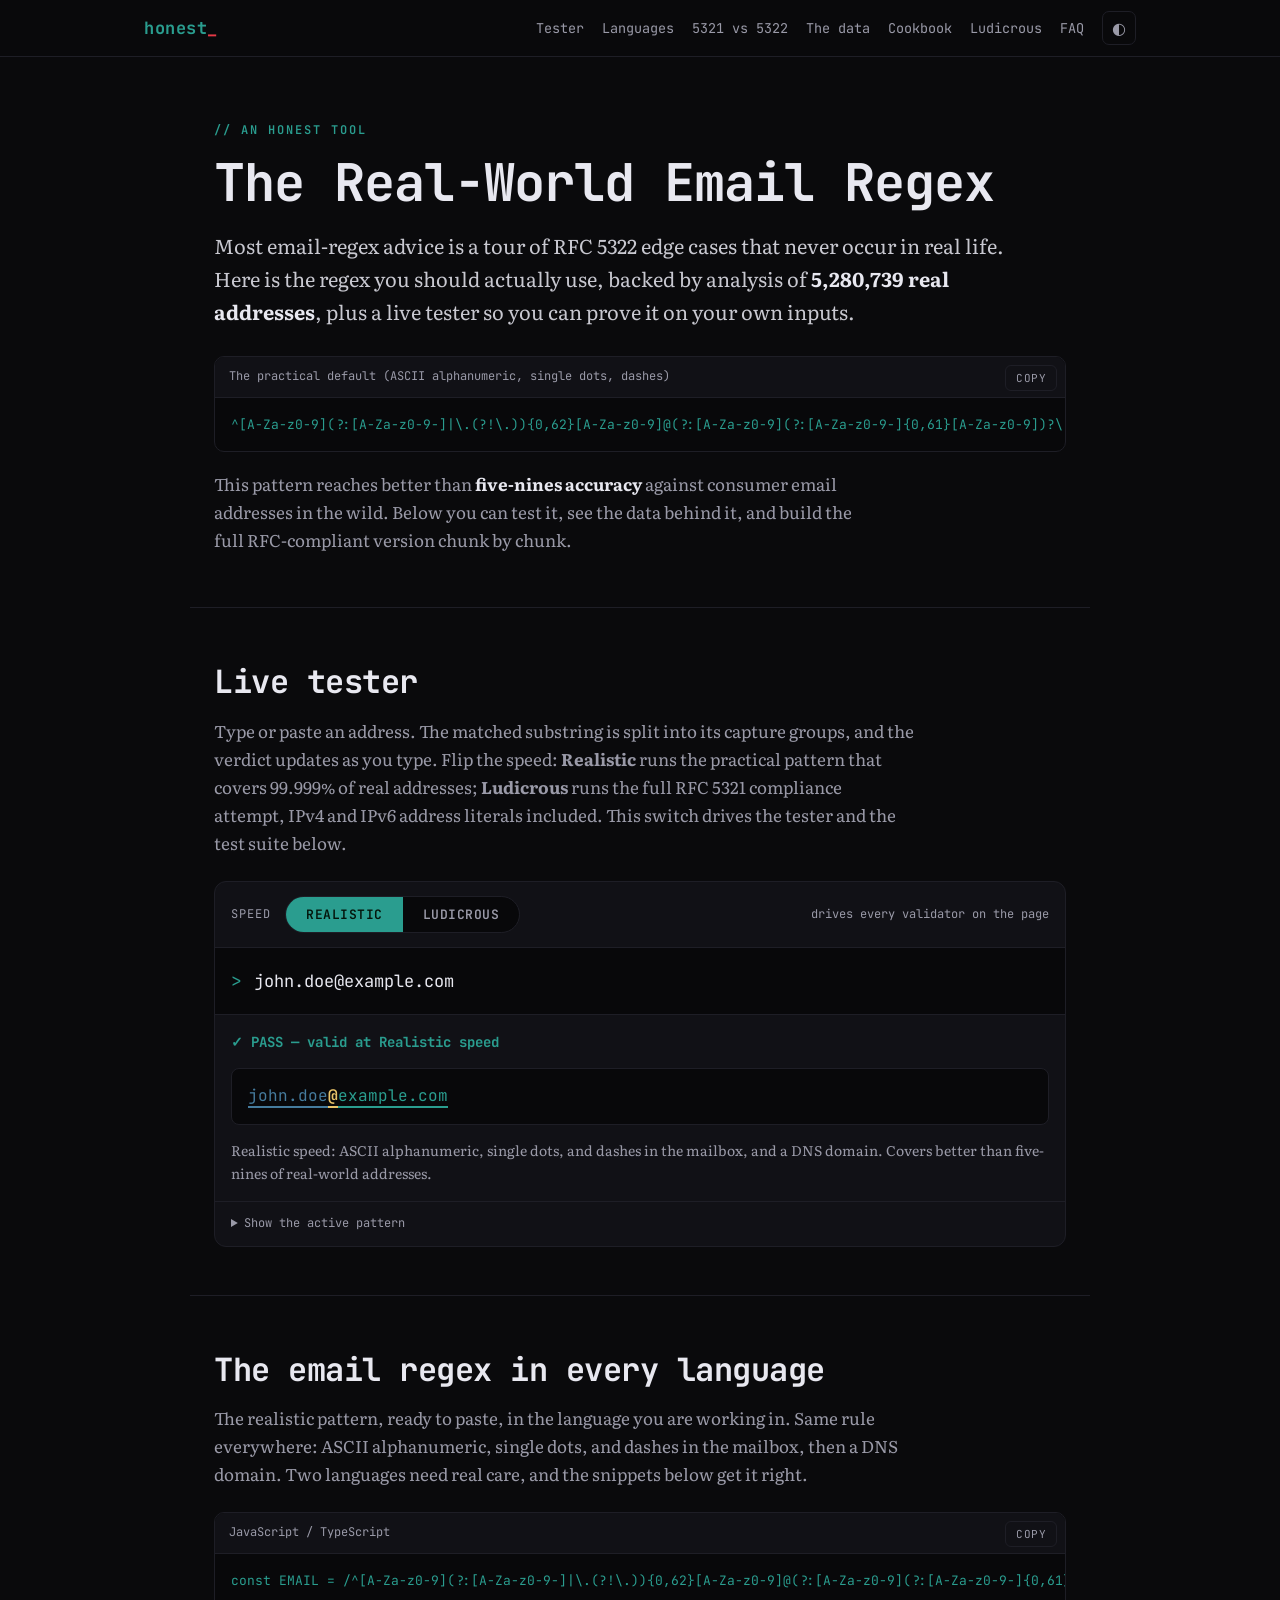
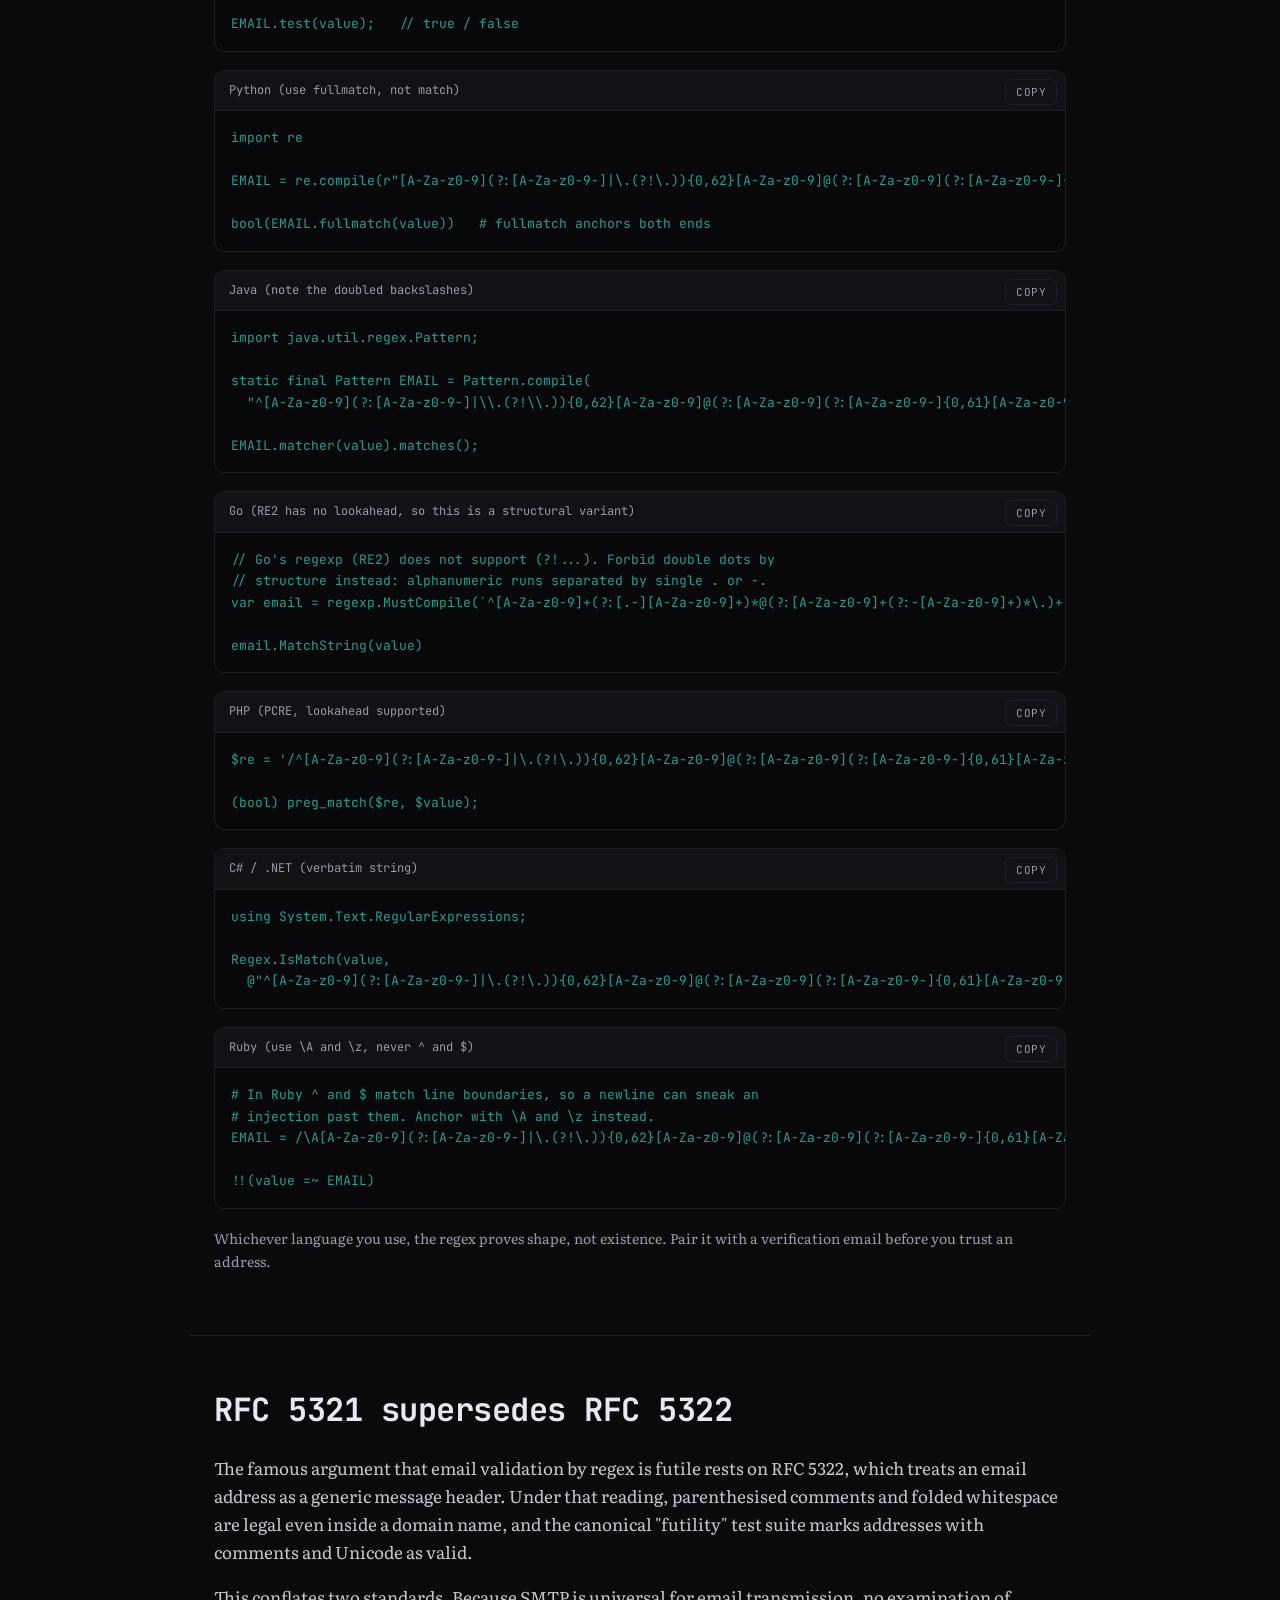
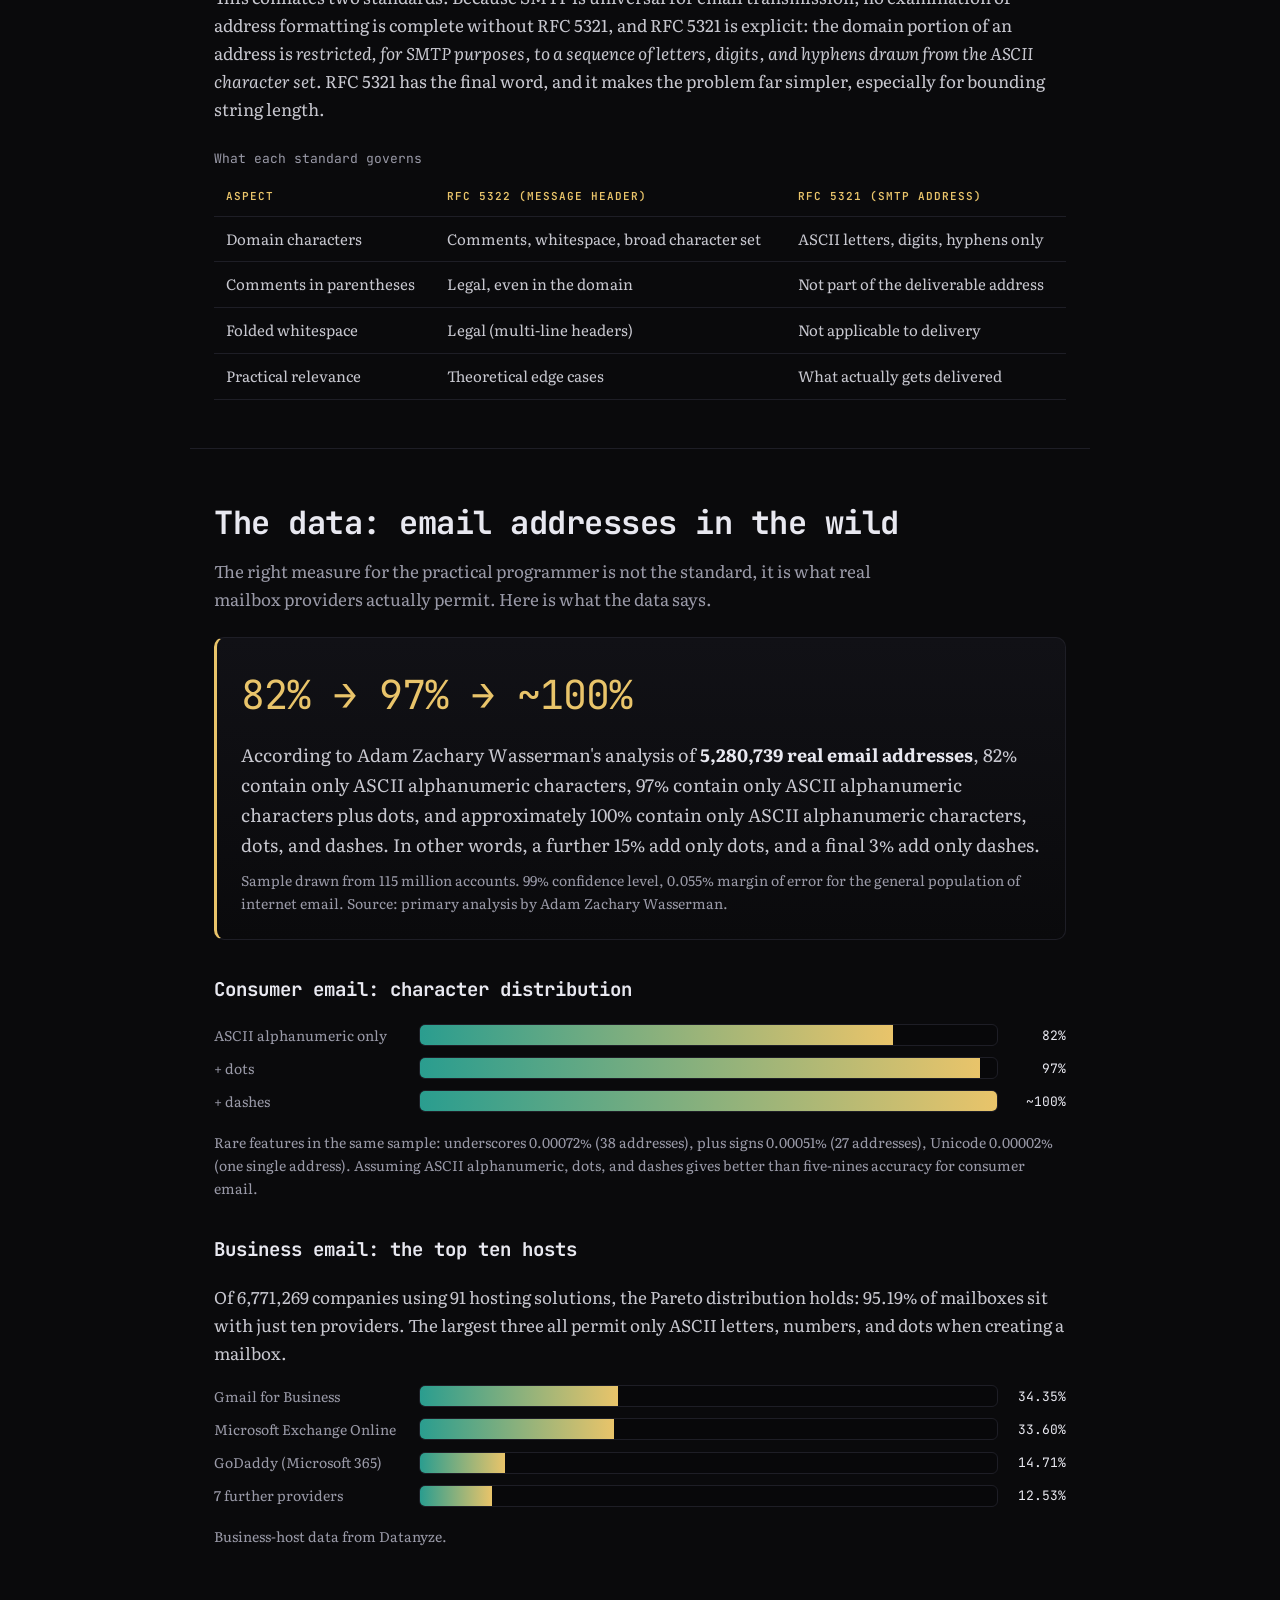
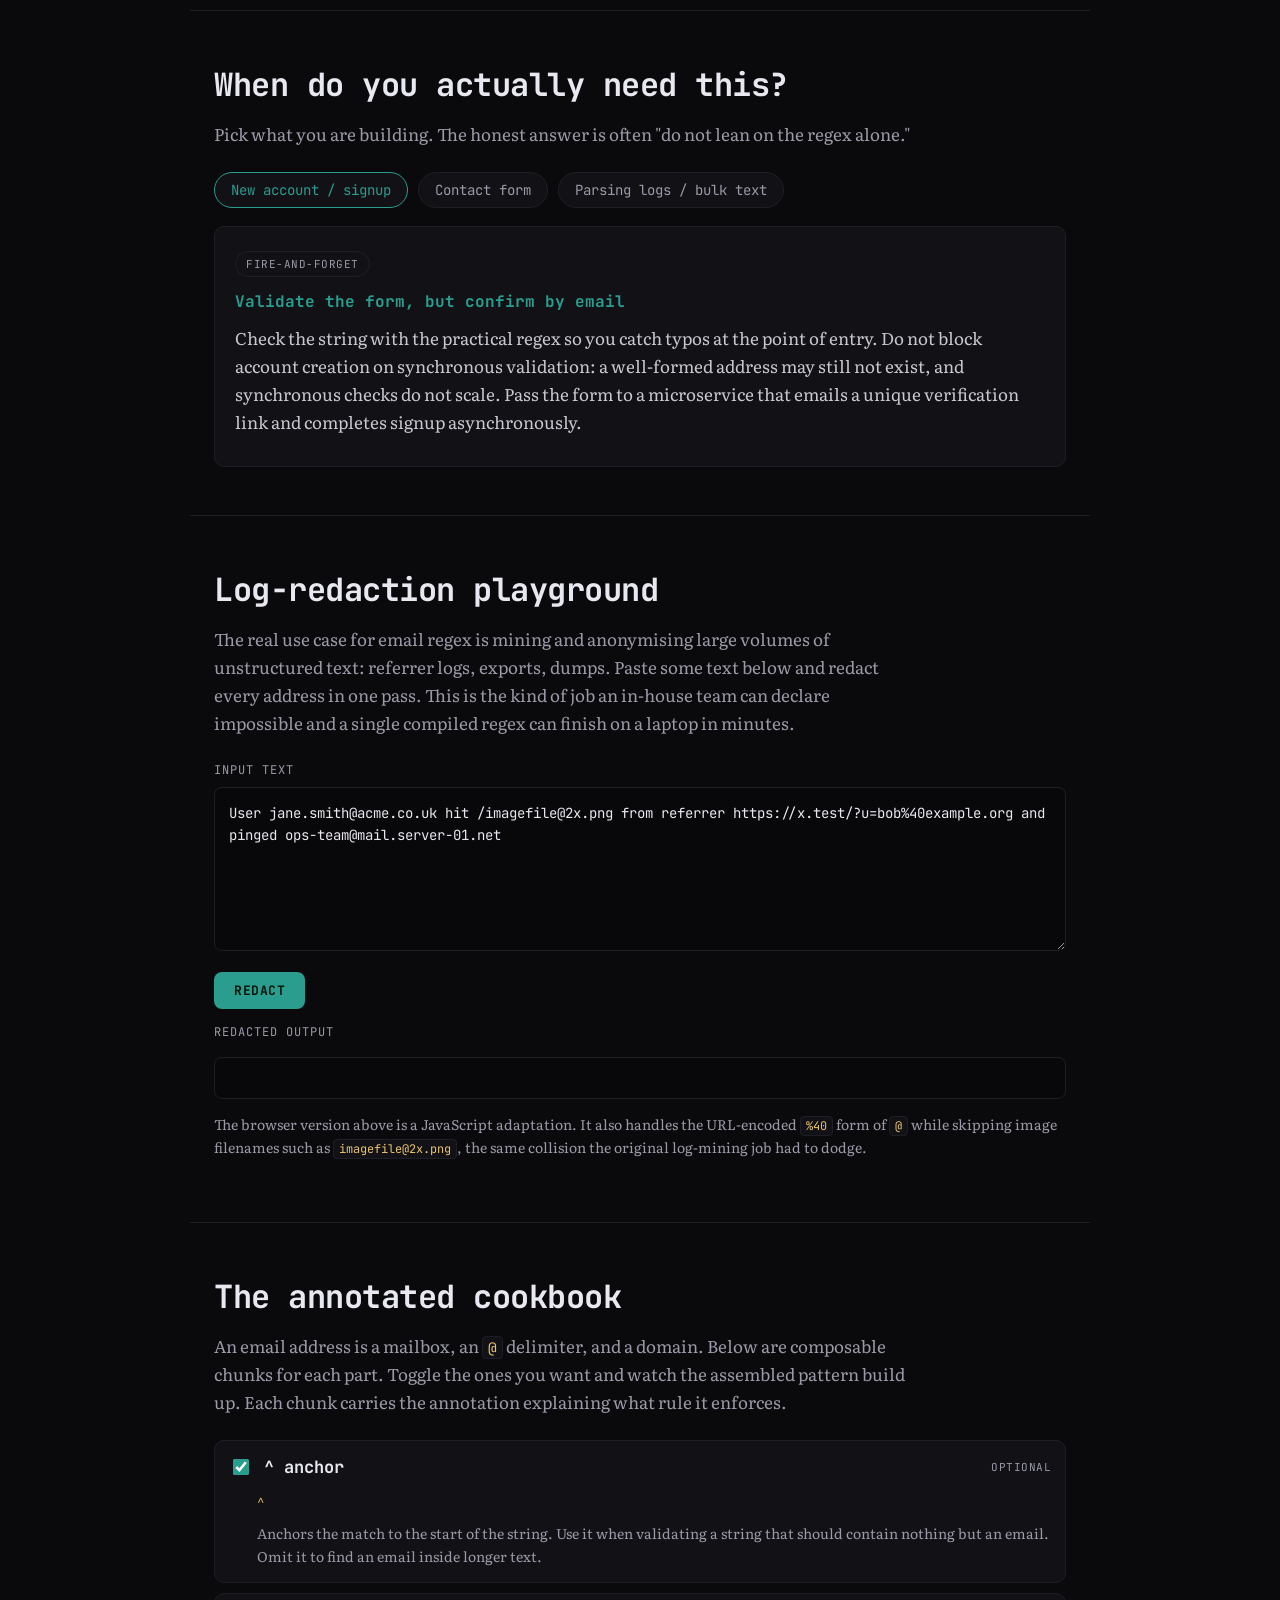
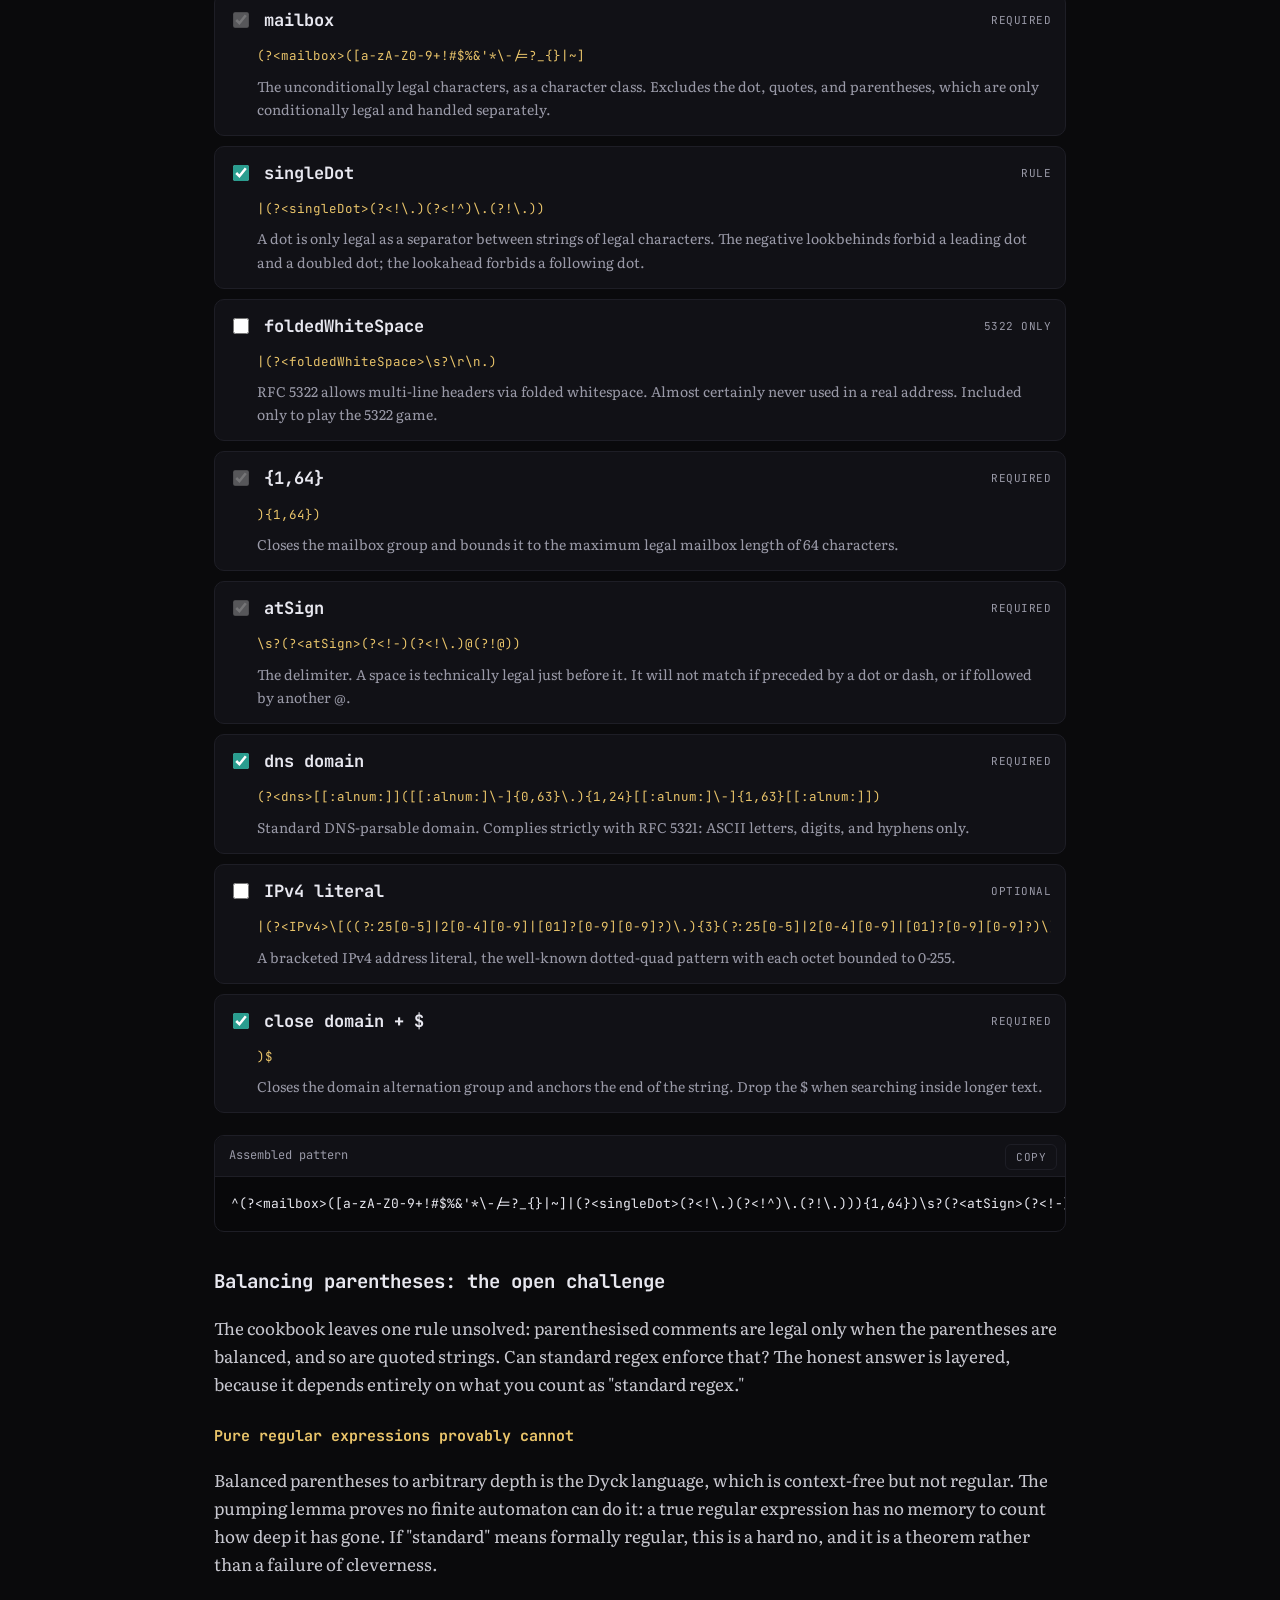
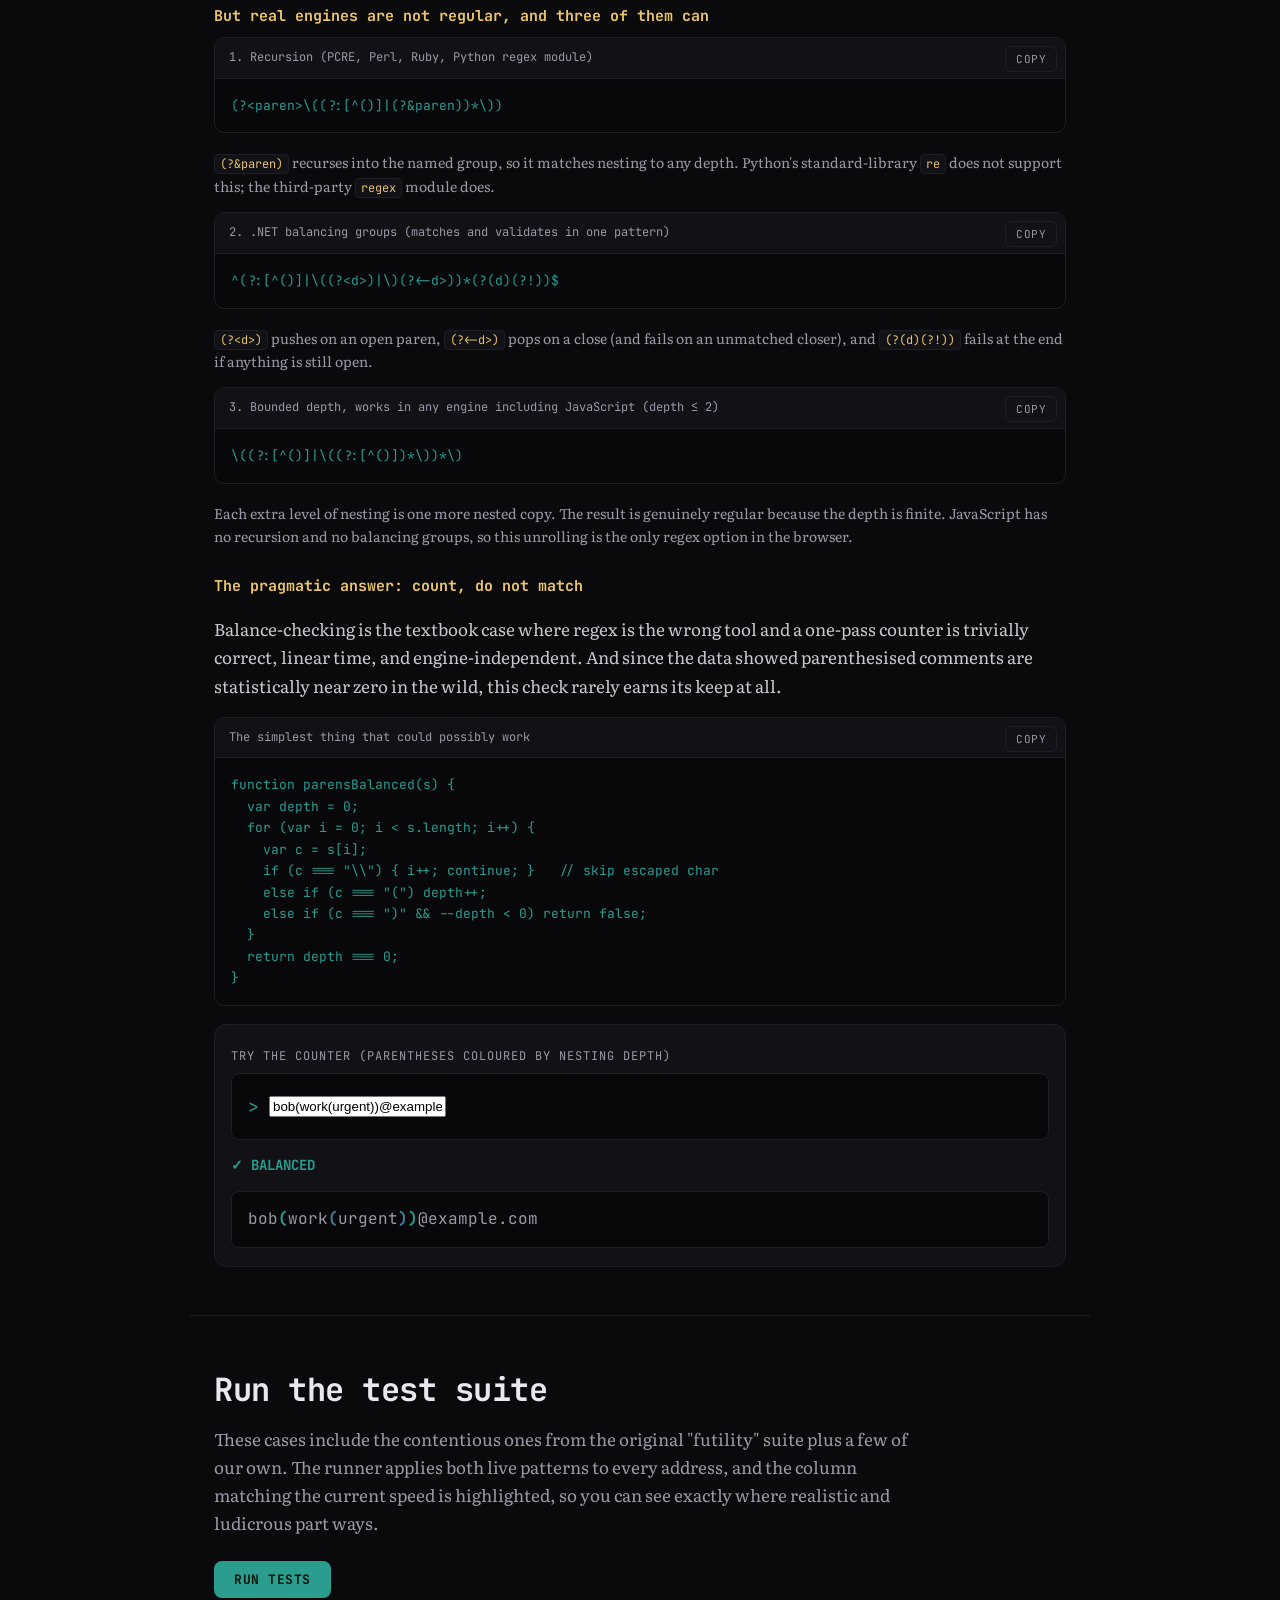
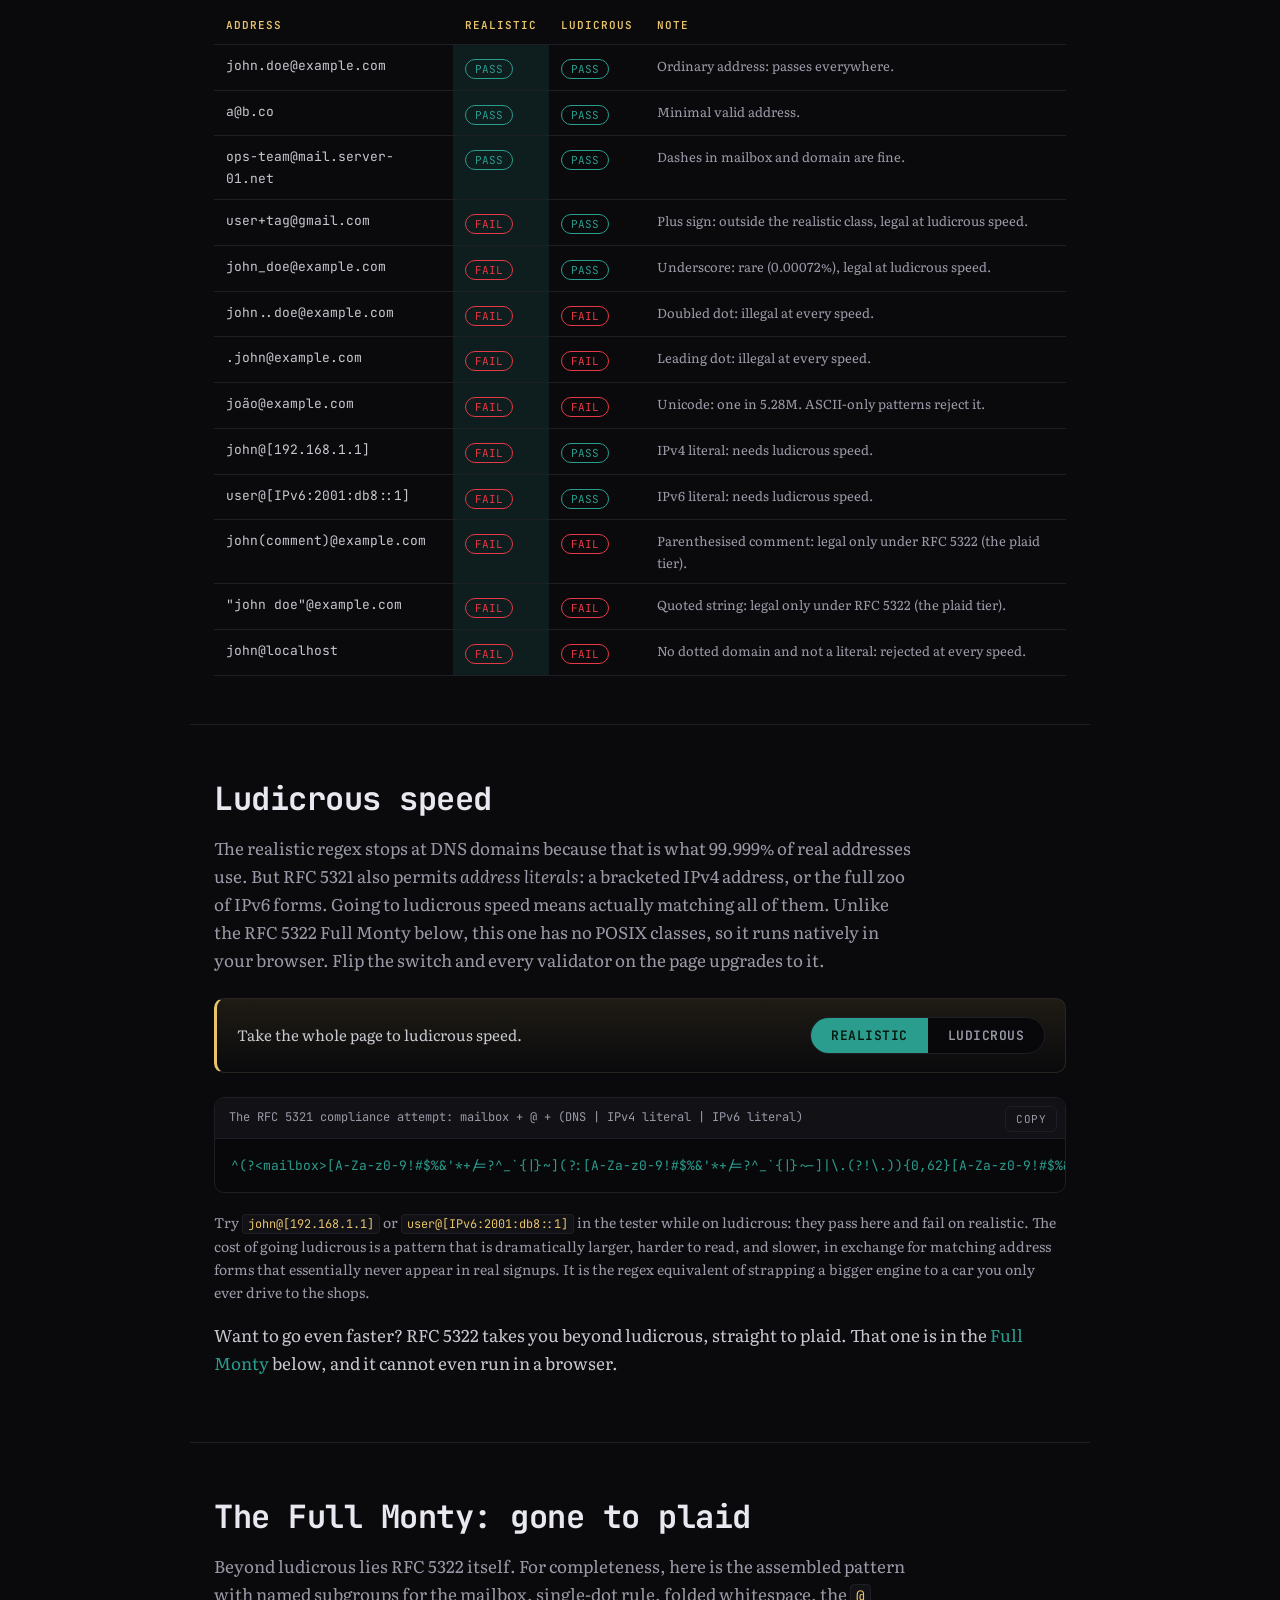
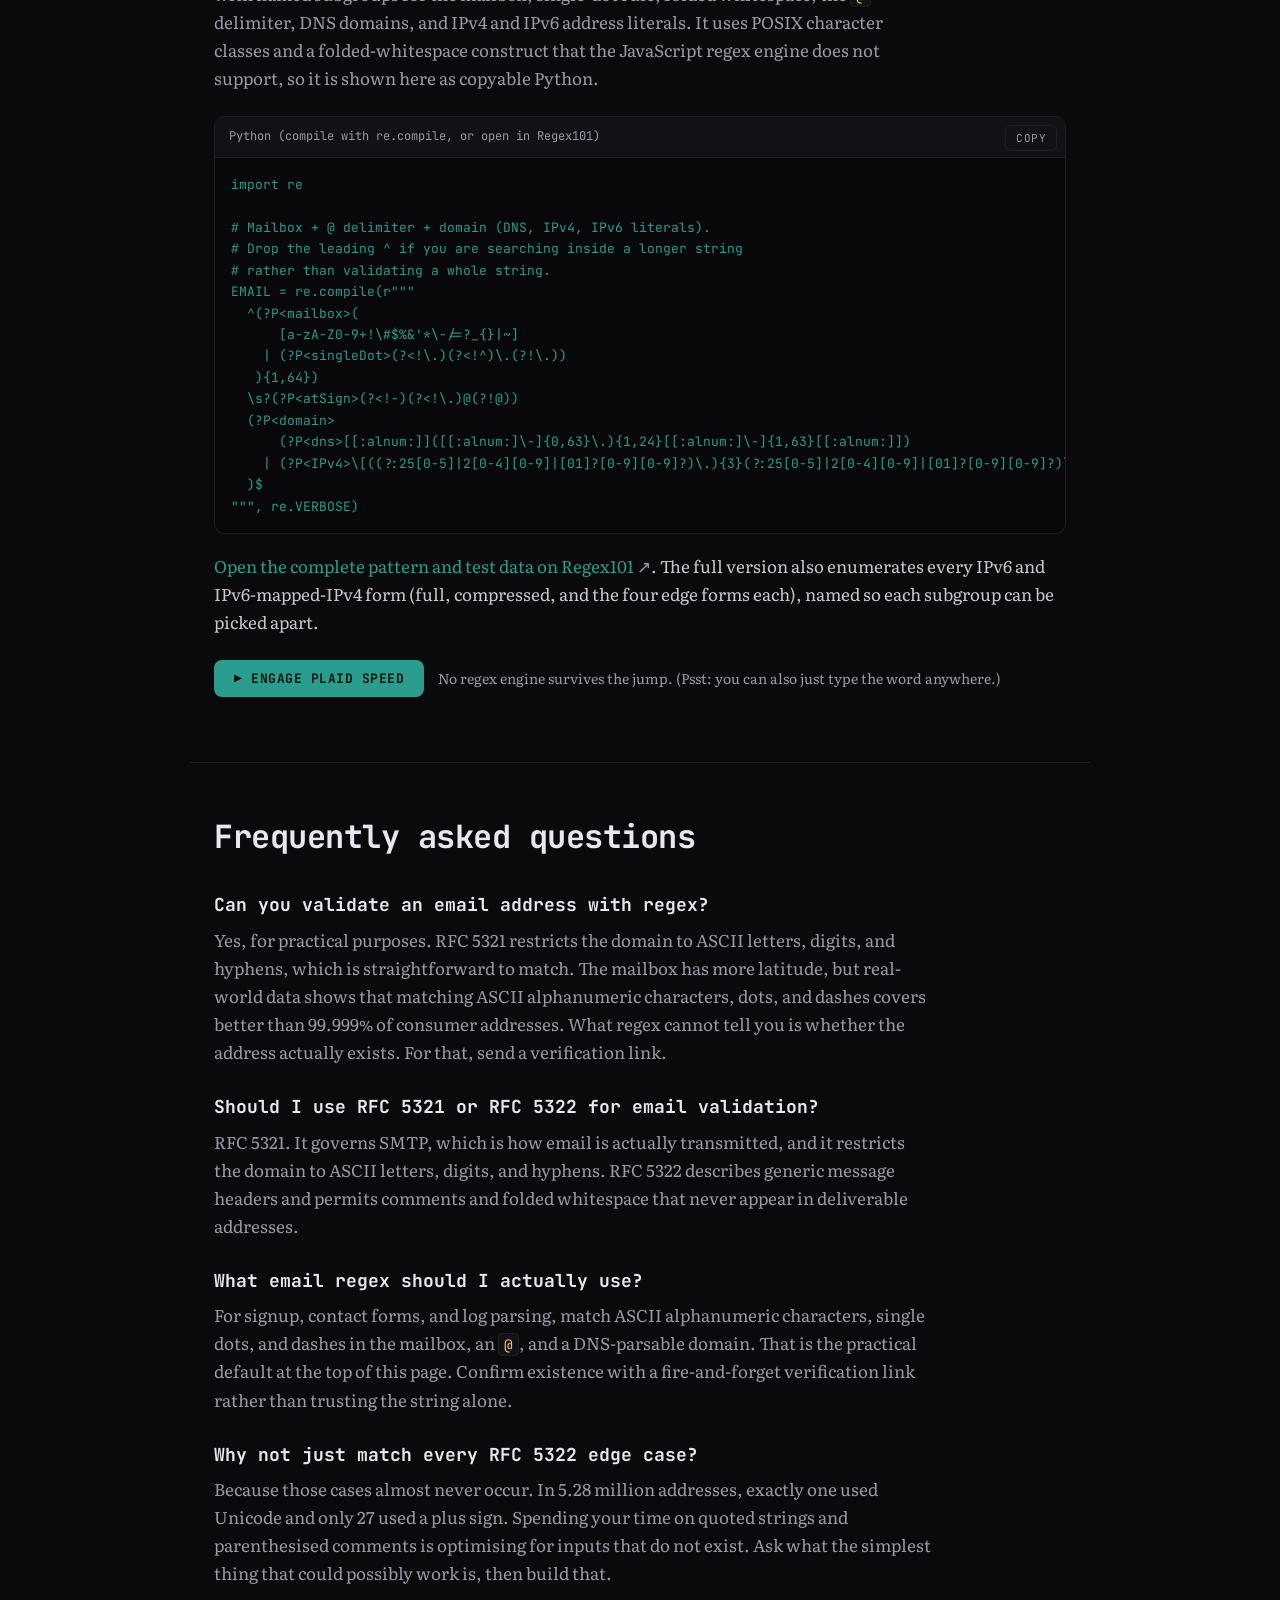
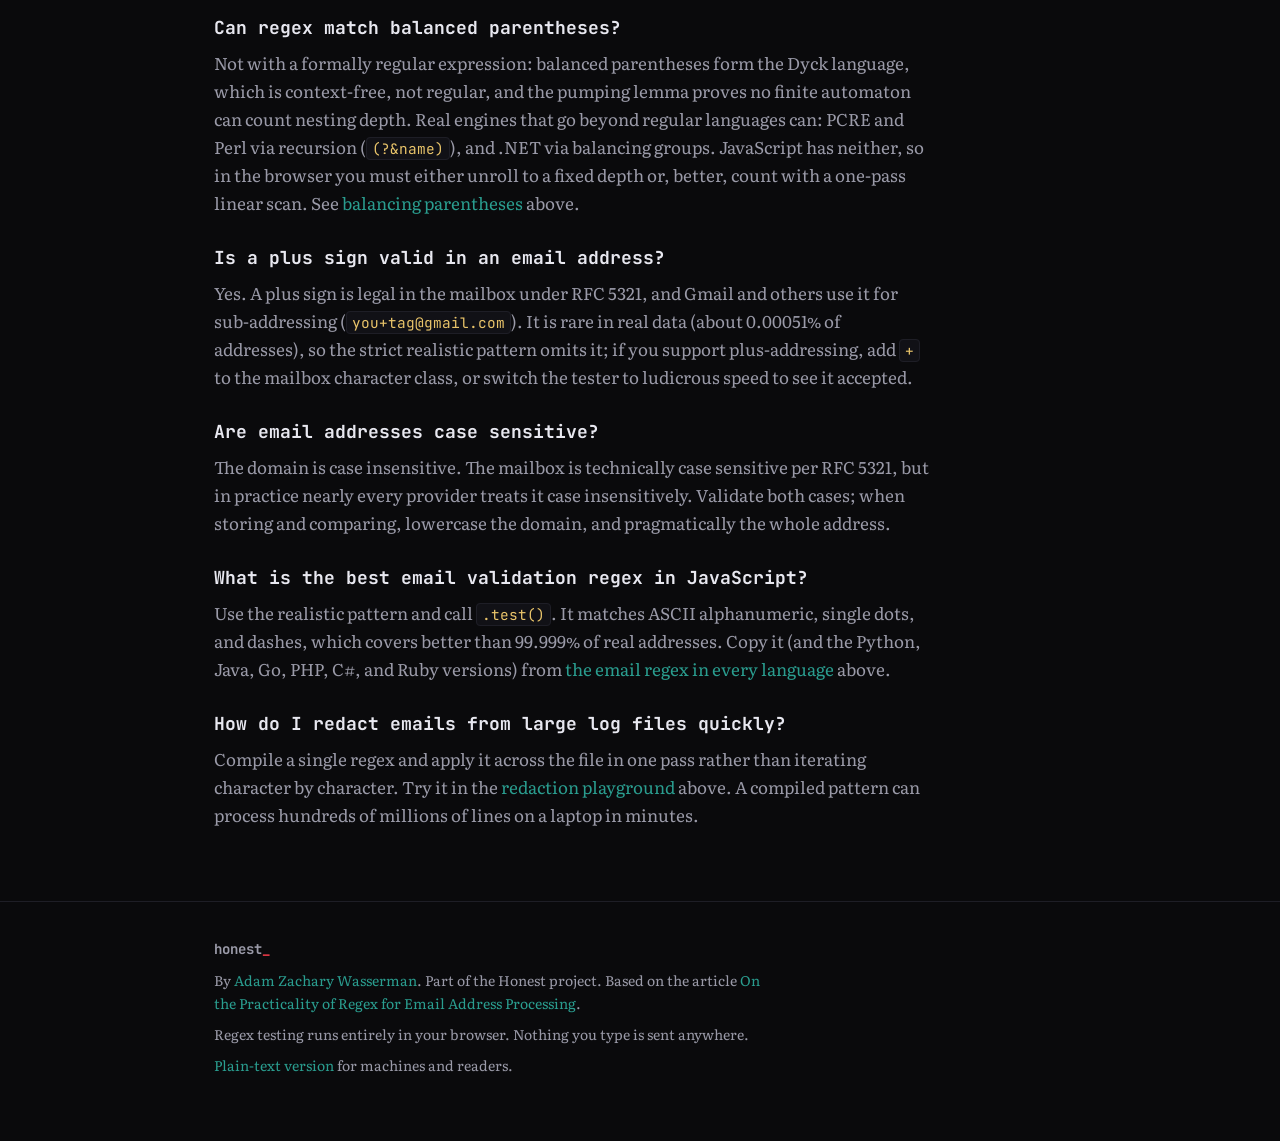
<file: public/index.html>
<!DOCTYPE html>
<html lang="en">
<head>
<meta charset="utf-8">
<meta name="viewport" content="width=device-width, initial-scale=1">
<title>Email Validation Regex That Works in the Real World</title>
<meta name="description" content="The email validation regex you should actually use, backed by analysis of 5.28 million real addresses. RFC 5321 vs 5322, a live regex tester, an annotated cookbook, and a log-redaction playground.">
<link rel="canonical" href="https://emailregex.honestcode.software/">
<meta name="author" content="Adam Zachary Wasserman">

<!-- Open Graph / Twitter -->
<meta property="og:type" content="article">
<meta property="og:title" content="The Real-World Email Regex">
<meta property="og:description" content="The email regex you should actually use, backed by analysis of 5.28 million real addresses. Live tester, annotated cookbook, redaction playground.">
<meta property="og:url" content="https://emailregex.honestcode.software/">
<meta property="og:site_name" content="Honest">
<meta property="og:image" content="https://emailregex.honestcode.software/og.png">
<meta property="og:image:width" content="1200">
<meta property="og:image:height" content="630">
<meta property="og:image:alt" content="The Real-World Email Regex, backed by 5.28 million real addresses.">
<meta name="twitter:card" content="summary_large_image">
<meta name="twitter:title" content="The Real-World Email Regex">
<meta name="twitter:description" content="The email regex you should actually use, backed by analysis of 5.28 million real addresses.">
<meta name="twitter:image" content="https://emailregex.honestcode.software/og.png">

<link rel="preconnect" href="https://fonts.googleapis.com">
<link rel="preconnect" href="https://fonts.gstatic.com" crossorigin>
<link rel="preload" as="style" href="https://fonts.googleapis.com/css2?family=JetBrains+Mono:wght@400;600;700&family=Literata:ital,wght@0,400;0,600;0,700;1,400&display=swap">
<link href="https://fonts.googleapis.com/css2?family=JetBrains+Mono:wght@400;600;700&family=Literata:ital,wght@0,400;0,600;0,700;1,400&display=swap" rel="stylesheet" media="print" onload="this.media='all'">
<noscript><link href="https://fonts.googleapis.com/css2?family=JetBrains+Mono:wght@400;600;700&family=Literata:ital,wght@0,400;0,600;0,700;1,400&display=swap" rel="stylesheet"></noscript>
<link rel="stylesheet" href="styles.css">

<!-- Structured data: TechArticle -->
<script type="application/ld+json">
{
  "@context": "https://schema.org",
  "@type": "TechArticle",
  "headline": "The Real-World Email Regex",
  "alternativeHeadline": "Email Validation Regex That Works in the Real World",
  "description": "The email validation regex you should actually use, backed by analysis of 5.28 million real addresses. RFC 5321 supersedes 5322 for practical SMTP validation.",
  "author": {
    "@type": "Person",
    "name": "Adam Zachary Wasserman",
    "url": "https://adamzacharywasserman.com",
    "sameAs": ["https://adamzacharywasserman.com", "https://hackernoon.com/u/azw", "https://github.com/adamzwasserman"]
  },
  "publisher": { "@type": "Organization", "name": "Honest", "url": "https://honestcode.software" },
  "mainEntityOfPage": "https://emailregex.honestcode.software/",
  "datePublished": "2026-06-08",
  "dateModified": "2026-06-08",
  "keywords": "email regex, email validation regex, RFC 5321, RFC 5322, email address validation, regex cookbook, email regex python, email regex javascript",
  "proficiencyLevel": "Expert"
}
</script>

<!-- Structured data: the primary-research statistic, as a citable Dataset -->
<script type="application/ld+json">
{
  "@context": "https://schema.org",
  "@type": "Dataset",
  "name": "Character distribution of real-world email mailbox names",
  "description": "Analysis of 5,280,739 email addresses showing that 82% use only ASCII alphanumeric characters, 97% use only ASCII alphanumeric plus dots, and ~100% use only ASCII alphanumeric, dots, and dashes. 99% confidence level, 0.055% margin of error.",
  "creator": { "@type": "Person", "name": "Adam Zachary Wasserman" },
  "variableMeasured": "Character classes present in email mailbox names",
  "measurementTechnique": "Frequency analysis of a 5.28M-address sample"
}
</script>

<!-- Structured data: FAQ -->
<script type="application/ld+json">
{
  "@context": "https://schema.org",
  "@type": "FAQPage",
  "mainEntity": [
    {
      "@type": "Question",
      "name": "Can you validate an email address with regex?",
      "acceptedAnswer": { "@type": "Answer", "text": "Yes, for practical purposes. RFC 5321 restricts the domain portion of an SMTP address to ASCII letters, digits, and hyphens, which is straightforward to match. The mailbox portion has more latitude, but real-world data shows that matching ASCII alphanumeric characters, dots, and dashes covers better than 99.999% of consumer email addresses." }
    },
    {
      "@type": "Question",
      "name": "Should I use RFC 5321 or RFC 5322 for email validation?",
      "acceptedAnswer": { "@type": "Answer", "text": "RFC 5321 supersedes RFC 5322 for the practical question of what constitutes a valid SMTP email address. RFC 5322 treats an email address as a generic message header and permits comments and folded whitespace; RFC 5321 restricts the domain to ASCII letters, digits, and hyphens. For real SMTP delivery, RFC 5321 has the final word." }
    },
    {
      "@type": "Question",
      "name": "What email regex should I actually use?",
      "acceptedAnswer": { "@type": "Answer", "text": "For most signup, contact-form, and log-parsing use cases, match ASCII alphanumeric characters, single dots, and dashes in the mailbox, an @ sign, and a DNS-parsable domain. This achieves five-nines accuracy against real-world addresses. To confirm an address actually exists, send a verification link (fire-and-forget) rather than relying on the regex alone." }
    },
    {
      "@type": "Question",
      "name": "Is it worth validating every RFC 5322 edge case?",
      "acceptedAnswer": { "@type": "Answer", "text": "No. Edge cases such as quoted strings, parenthesised comments, and folded whitespace are theoretically valid but occur with infinitesimal frequency in the wild. In a sample of 5.28 million addresses, exactly one contained Unicode characters. Scoping the regex to real-world inputs is the simplest thing that could possibly work." }
    },
    {
      "@type": "Question",
      "name": "Can regex match balanced parentheses?",
      "acceptedAnswer": { "@type": "Answer", "text": "Not with a formally regular expression. Balanced parentheses form the Dyck language, which is context-free, not regular, and the pumping lemma proves no finite automaton can count nesting depth. Engines that extend beyond regular languages can: PCRE and Perl through recursion with (?&name), and .NET through balancing groups. JavaScript has neither, so you must either unroll to a fixed depth or, better, count with a one-pass linear scan." }
    },
    {
      "@type": "Question",
      "name": "Is a plus sign valid in an email address?",
      "acceptedAnswer": { "@type": "Answer", "text": "Yes. A plus sign is legal in the mailbox under RFC 5321, and Gmail and others use it for sub-addressing. It is rare in practice (about 0.00051% of real addresses), so a strict realistic regex may omit it; if you support plus-addressing, include it in the mailbox character class." }
    },
    {
      "@type": "Question",
      "name": "Are email addresses case sensitive?",
      "acceptedAnswer": { "@type": "Answer", "text": "The domain is case insensitive. The mailbox is technically case sensitive per RFC 5321, but in practice almost every provider treats it case insensitively. For validation, accept both cases; for storage and comparison, lowercase the domain and, pragmatically, the whole address." }
    },
    {
      "@type": "Question",
      "name": "What is the best email validation regex in JavaScript?",
      "acceptedAnswer": { "@type": "Answer", "text": "In JavaScript use /^[A-Za-z0-9](?:[A-Za-z0-9-]|\\.(?!\\.)){0,62}[A-Za-z0-9]@(?:[A-Za-z0-9](?:[A-Za-z0-9-]{0,61}[A-Za-z0-9])?\\.)+[A-Za-z]{2,63}$/ and call .test(value). It matches ASCII alphanumeric, single dots, and dashes, covering better than 99.999% of real addresses. Confirm the address exists with a verification email." }
    }
  ]
}
</script>

<!-- Structured data: HowTo -->
<script type="application/ld+json">
{
  "@context": "https://schema.org",
  "@type": "HowTo",
  "name": "How to validate an email address with regex",
  "description": "A practical, real-world approach to email validation: match the address shape with a regex, then confirm it exists with a verification email.",
  "step": [
    { "@type": "HowToStep", "name": "Match the shape", "text": "Use a regex that matches ASCII alphanumeric characters, single dots, and dashes in the mailbox, an @ sign, and a DNS-parsable domain. This covers better than 99.999% of real addresses." },
    { "@type": "HowToStep", "name": "Reject only impossible inputs", "text": "Do not chase RFC 5322 edge cases such as comments or folded whitespace. They essentially never occur and add fragility." },
    { "@type": "HowToStep", "name": "Confirm existence out of band", "text": "Send a unique verification link (fire-and-forget). Regex proves shape, not existence. This is the only reliable way to know an address is real." }
  ]
}
</script>
</head>
<body data-theme="dark">

<a class="skip-link" href="#workbench">Skip to the tester</a>

<header class="site-header">
  <div class="wrap">
    <a class="wordmark" href="/">honest<span class="cursor">_</span></a>
    <nav class="topnav" aria-label="Section navigation">
      <a href="#workbench">Tester</a>
      <a href="#languages">Languages</a>
      <a href="#thesis">5321 vs 5322</a>
      <a href="#research">The data</a>
      <a href="#cookbook">Cookbook</a>
      <a href="#ludicrous">Ludicrous</a>
      <a href="#faq">FAQ</a>
    </nav>
    <button id="theme-toggle" class="theme-toggle" aria-label="Toggle light and dark theme">◐</button>
  </div>
</header>

<main>

  <!-- ============ HERO ============ -->
  <section class="hero wrap">
    <p class="eyebrow">// an honest tool</p>
    <h1>The Real-World Email Regex</h1>
    <p class="lede">
      Most email-regex advice is a tour of RFC 5322 edge cases that never occur in real life.
      Here is the regex you should actually use, backed by analysis of <strong>5,280,739 real
      addresses</strong>, plus a live tester so you can prove it on your own inputs.
    </p>

    <figure class="codecard" aria-label="Recommended practical email regex">
      <figcaption>The practical default (ASCII alphanumeric, single dots, dashes)</figcaption>
      <pre><code id="hero-regex">^[A-Za-z0-9](?:[A-Za-z0-9-]|\.(?!\.)){0,62}[A-Za-z0-9]@(?:[A-Za-z0-9](?:[A-Za-z0-9-]{0,61}[A-Za-z0-9])?\.)+[A-Za-z]{2,63}$</code></pre>
      <button class="copy-btn" data-copy-target="hero-regex">copy</button>
    </figure>

    <p class="hero-claim">
      This pattern reaches better than <strong>five-nines accuracy</strong> against consumer email
      addresses in the wild. Below you can test it, see the data behind it, and build the
      full RFC-compliant version chunk by chunk.
    </p>
  </section>

  <!-- ============ WORKBENCH (TOOL FIRST) ============ -->
  <section id="workbench" class="wrap section">
    <h2>Live tester</h2>
    <p class="section-intro">
      Type or paste an address. The matched substring is split into its capture groups, and the
      verdict updates as you type. Flip the speed: <strong>Realistic</strong> runs the practical
      pattern that covers 99.999% of real addresses; <strong>Ludicrous</strong> runs the full RFC 5321
      compliance attempt, IPv4 and IPv6 address literals included. This switch drives the tester and
      the test suite below.
    </p>

    <div class="tester" data-component="tester">
      <div class="mode-row">
        <span class="mode-label">speed</span>
        <div class="speed-toggle" role="group" aria-label="Validator speed">
          <button class="speed-btn is-active" data-speed="realistic" aria-pressed="true">Realistic</button>
          <button class="speed-btn" data-speed="ludicrous" aria-pressed="false">Ludicrous</button>
        </div>
        <span class="mode-hint">drives every validator on the page</span>
      </div>

      <div class="tester-input">
        <span class="prompt">&gt;</span>
        <input id="email-input" type="text" spellcheck="false" autocomplete="off"
               value="john.doe@example.com" aria-label="Email address to test">
      </div>

      <div class="tester-output">
        <div id="verdict" class="verdict" aria-live="polite"></div>
        <div class="highlight-wrap">
          <div id="highlight" class="highlight" aria-hidden="true"></div>
        </div>
        <p id="mode-note" class="mode-note"></p>
      </div>

      <details class="active-pattern">
        <summary>Show the active pattern</summary>
        <pre><code id="active-pattern-code"></code></pre>
      </details>
    </div>
  </section>

  <!-- ============ LANGUAGES ============ -->
  <section id="languages" class="wrap section">
    <h2>The email regex in every language</h2>
    <p class="section-intro">
      The realistic pattern, ready to paste, in the language you are working in. Same rule everywhere:
      ASCII alphanumeric, single dots, and dashes in the mailbox, then a DNS domain. Two languages
      need real care, and the snippets below get it right.
    </p>

    <figure class="codecard">
      <figcaption>JavaScript / TypeScript</figcaption>
      <pre><code id="lang-js">const EMAIL = /^[A-Za-z0-9](?:[A-Za-z0-9-]|\.(?!\.)){0,62}[A-Za-z0-9]@(?:[A-Za-z0-9](?:[A-Za-z0-9-]{0,61}[A-Za-z0-9])?\.)+[A-Za-z]{2,63}$/;

EMAIL.test(value);   // true / false</code></pre>
      <button class="copy-btn" data-copy-target="lang-js">copy</button>
    </figure>

    <figure class="codecard">
      <figcaption>Python (use fullmatch, not match)</figcaption>
      <pre><code id="lang-py">import re

EMAIL = re.compile(r"[A-Za-z0-9](?:[A-Za-z0-9-]|\.(?!\.)){0,62}[A-Za-z0-9]@(?:[A-Za-z0-9](?:[A-Za-z0-9-]{0,61}[A-Za-z0-9])?\.)+[A-Za-z]{2,63}")

bool(EMAIL.fullmatch(value))   # fullmatch anchors both ends</code></pre>
      <button class="copy-btn" data-copy-target="lang-py">copy</button>
    </figure>

    <figure class="codecard">
      <figcaption>Java (note the doubled backslashes)</figcaption>
      <pre><code id="lang-java">import java.util.regex.Pattern;

static final Pattern EMAIL = Pattern.compile(
  "^[A-Za-z0-9](?:[A-Za-z0-9-]|\\.(?!\\.)){0,62}[A-Za-z0-9]@(?:[A-Za-z0-9](?:[A-Za-z0-9-]{0,61}[A-Za-z0-9])?\\.)+[A-Za-z]{2,63}$");

EMAIL.matcher(value).matches();</code></pre>
      <button class="copy-btn" data-copy-target="lang-java">copy</button>
    </figure>

    <figure class="codecard">
      <figcaption>Go (RE2 has no lookahead, so this is a structural variant)</figcaption>
      <pre><code id="lang-go">// Go's regexp (RE2) does not support (?!...). Forbid double dots by
// structure instead: alphanumeric runs separated by single . or -.
var email = regexp.MustCompile(`^[A-Za-z0-9]+(?:[.-][A-Za-z0-9]+)*@(?:[A-Za-z0-9]+(?:-[A-Za-z0-9]+)*\.)+[A-Za-z]{2,63}$`)

email.MatchString(value)</code></pre>
      <button class="copy-btn" data-copy-target="lang-go">copy</button>
    </figure>

    <figure class="codecard">
      <figcaption>PHP (PCRE, lookahead supported)</figcaption>
      <pre><code id="lang-php">$re = '/^[A-Za-z0-9](?:[A-Za-z0-9-]|\.(?!\.)){0,62}[A-Za-z0-9]@(?:[A-Za-z0-9](?:[A-Za-z0-9-]{0,61}[A-Za-z0-9])?\.)+[A-Za-z]{2,63}$/';

(bool) preg_match($re, $value);</code></pre>
      <button class="copy-btn" data-copy-target="lang-php">copy</button>
    </figure>

    <figure class="codecard">
      <figcaption>C# / .NET (verbatim string)</figcaption>
      <pre><code id="lang-cs">using System.Text.RegularExpressions;

Regex.IsMatch(value,
  @"^[A-Za-z0-9](?:[A-Za-z0-9-]|\.(?!\.)){0,62}[A-Za-z0-9]@(?:[A-Za-z0-9](?:[A-Za-z0-9-]{0,61}[A-Za-z0-9])?\.)+[A-Za-z]{2,63}$");</code></pre>
      <button class="copy-btn" data-copy-target="lang-cs">copy</button>
    </figure>

    <figure class="codecard">
      <figcaption>Ruby (use \A and \z, never ^ and $)</figcaption>
      <pre><code id="lang-rb"># In Ruby ^ and $ match line boundaries, so a newline can sneak an
# injection past them. Anchor with \A and \z instead.
EMAIL = /\A[A-Za-z0-9](?:[A-Za-z0-9-]|\.(?!\.)){0,62}[A-Za-z0-9]@(?:[A-Za-z0-9](?:[A-Za-z0-9-]{0,61}[A-Za-z0-9])?\.)+[A-Za-z]{2,63}\z/

!!(value =~ EMAIL)</code></pre>
      <button class="copy-btn" data-copy-target="lang-rb">copy</button>
    </figure>

    <p class="fineprint">
      Whichever language you use, the regex proves shape, not existence. Pair it with a verification
      email before you trust an address.
    </p>
  </section>

  <!-- ============ THESIS ============ -->
  <section id="thesis" class="wrap section">
    <h2>RFC 5321 supersedes RFC 5322</h2>
    <p>
      The famous argument that email validation by regex is futile rests on RFC 5322, which treats an
      email address as a generic message header. Under that reading, parenthesised comments and folded
      whitespace are legal even inside a domain name, and the canonical "futility" test suite marks
      addresses with comments and Unicode as valid.
    </p>
    <p>
      This conflates two standards. Because SMTP is universal for email transmission, no examination of
      address formatting is complete without RFC 5321, and RFC 5321 is explicit: the domain portion of an
      address is <em>restricted, for SMTP purposes, to a sequence of letters, digits, and hyphens drawn
      from the ASCII character set</em>. RFC 5321 has the final word, and it makes the problem far simpler,
      especially for bounding string length.
    </p>

    <div class="table-wrap">
      <table class="cmp">
        <caption>What each standard governs</caption>
        <thead>
          <tr><th scope="col">Aspect</th><th scope="col">RFC 5322 (message header)</th><th scope="col">RFC 5321 (SMTP address)</th></tr>
        </thead>
        <tbody>
          <tr><td>Domain characters</td><td>Comments, whitespace, broad character set</td><td>ASCII letters, digits, hyphens only</td></tr>
          <tr><td>Comments in parentheses</td><td>Legal, even in the domain</td><td>Not part of the deliverable address</td></tr>
          <tr><td>Folded whitespace</td><td>Legal (multi-line headers)</td><td>Not applicable to delivery</td></tr>
          <tr><td>Practical relevance</td><td>Theoretical edge cases</td><td>What actually gets delivered</td></tr>
        </tbody>
      </table>
    </div>
  </section>

  <!-- ============ PRIMARY RESEARCH ============ -->
  <section id="research" class="wrap section">
    <h2>The data: email addresses in the wild</h2>
    <p class="section-intro">
      The right measure for the practical programmer is not the standard, it is what real mailbox
      providers actually permit. Here is what the data says.
    </p>

    <div class="stat-callout" id="key-statistic">
      <p class="stat-big">82% &rarr; 97% &rarr; ~100%</p>
      <p class="stat-explain">
        According to Adam Zachary Wasserman's analysis of <strong>5,280,739 real email addresses</strong>,
        82% contain only ASCII alphanumeric characters, 97% contain only ASCII alphanumeric characters
        plus dots, and approximately 100% contain only ASCII alphanumeric characters, dots, and dashes.
        In other words, a further 15% add only dots, and a final 3% add only dashes.
      </p>
      <p class="stat-method">
        Sample drawn from 115 million accounts. 99% confidence level, 0.055% margin of error for the
        general population of internet email. Source: primary analysis by Adam Zachary Wasserman.
      </p>
    </div>

    <h3>Consumer email: character distribution</h3>
    <div class="chart" aria-label="Cumulative character coverage of consumer email addresses">
      <div class="bar-row"><span class="bar-label">ASCII alphanumeric only</span>
        <span class="bar"><span class="bar-fill" style="width:82%"></span></span><span class="bar-val">82%</span></div>
      <div class="bar-row"><span class="bar-label">+ dots</span>
        <span class="bar"><span class="bar-fill" style="width:97%"></span></span><span class="bar-val">97%</span></div>
      <div class="bar-row"><span class="bar-label">+ dashes</span>
        <span class="bar"><span class="bar-fill" style="width:100%"></span></span><span class="bar-val">~100%</span></div>
    </div>
    <p class="fineprint">
      Rare features in the same sample: underscores 0.00072% (38 addresses), plus signs 0.00051%
      (27 addresses), Unicode 0.00002% (one single address). Assuming ASCII alphanumeric, dots, and
      dashes gives better than five-nines accuracy for consumer email.
    </p>

    <h3>Business email: the top ten hosts</h3>
    <p>
      Of 6,771,269 companies using 91 hosting solutions, the Pareto distribution holds: 95.19% of
      mailboxes sit with just ten providers. The largest three all permit only ASCII letters, numbers,
      and dots when creating a mailbox.
    </p>
    <div class="chart" aria-label="Market share of business email hosts">
      <div class="bar-row"><span class="bar-label">Gmail for Business</span>
        <span class="bar"><span class="bar-fill" style="width:34.35%"></span></span><span class="bar-val">34.35%</span></div>
      <div class="bar-row"><span class="bar-label">Microsoft Exchange Online</span>
        <span class="bar"><span class="bar-fill" style="width:33.60%"></span></span><span class="bar-val">33.60%</span></div>
      <div class="bar-row"><span class="bar-label">GoDaddy (Microsoft 365)</span>
        <span class="bar"><span class="bar-fill" style="width:14.71%"></span></span><span class="bar-val">14.71%</span></div>
      <div class="bar-row"><span class="bar-label">7 further providers</span>
        <span class="bar"><span class="bar-fill" style="width:12.53%"></span></span><span class="bar-val">12.53%</span></div>
    </div>
    <p class="fineprint">Business-host data from Datanyze.</p>
  </section>

  <!-- ============ USE CASES + DECISION WIDGET ============ -->
  <section id="usecases" class="wrap section">
    <h2>When do you actually need this?</h2>
    <p class="section-intro">
      Pick what you are building. The honest answer is often "do not lean on the regex alone."
    </p>

    <div class="decider" data-component="decider">
      <div class="decider-choices" role="group" aria-label="Use case">
        <button class="chip is-active" data-case="signup">New account / signup</button>
        <button class="chip" data-case="contact">Contact form</button>
        <button class="chip" data-case="logs">Parsing logs / bulk text</button>
      </div>
      <div id="decider-out" class="decider-out" aria-live="polite"></div>
    </div>
  </section>

  <!-- ============ REDACTION PLAYGROUND ============ -->
  <section id="redaction" class="wrap section">
    <h2>Log-redaction playground</h2>
    <p class="section-intro">
      The real use case for email regex is mining and anonymising large volumes of unstructured text:
      referrer logs, exports, dumps. Paste some text below and redact every address in one pass. This
      is the kind of job an in-house team can declare impossible and a single compiled regex can finish
      on a laptop in minutes.
    </p>

    <div class="redactor" data-component="redactor">
      <label class="field-label" for="redact-in">Input text</label>
      <textarea id="redact-in" spellcheck="false" rows="6">User jane.smith@acme.co.uk hit /imagefile@2x.png from referrer https://x.test/?u=bob%40example.org and pinged ops-team@mail.server-01.net</textarea>
      <div class="redactor-actions">
        <button id="redact-run" class="primary-btn">redact</button>
        <span id="redact-count" class="redact-count"></span>
      </div>
      <label class="field-label" for="redact-out">Redacted output</label>
      <pre id="redact-out" class="redact-out"></pre>
    </div>
    <p class="fineprint">
      The browser version above is a JavaScript adaptation. It also handles the URL-encoded
      <code>%40</code> form of <code>@</code> while skipping image filenames such as
      <code>imagefile@2x.png</code>, the same collision the original log-mining job had to dodge.
    </p>
  </section>

  <!-- ============ COOKBOOK ============ -->
  <section id="cookbook" class="wrap section">
    <h2>The annotated cookbook</h2>
    <p class="section-intro">
      An email address is a mailbox, an <code>@</code> delimiter, and a domain. Below are composable
      chunks for each part. Toggle the ones you want and watch the assembled pattern build up. Each
      chunk carries the annotation explaining what rule it enforces.
    </p>

    <div class="cookbook" data-component="cookbook">
      <div id="chunk-list" class="chunk-list"></div>
      <figure class="codecard assembled">
        <figcaption>Assembled pattern</figcaption>
        <pre><code id="assembled-code"></code></pre>
        <button class="copy-btn" data-copy-target="assembled-code">copy</button>
      </figure>
    </div>

    <h3 id="balancing-parens">Balancing parentheses: the open challenge</h3>
    <p>
      The cookbook leaves one rule unsolved: parenthesised comments are legal only when the parentheses
      are balanced, and so are quoted strings. Can standard regex enforce that? The honest answer is
      layered, because it depends entirely on what you count as "standard regex."
    </p>

    <h4 class="sub">Pure regular expressions provably cannot</h4>
    <p>
      Balanced parentheses to arbitrary depth is the Dyck language, which is context-free but not regular.
      The pumping lemma proves no finite automaton can do it: a true regular expression has no memory to
      count how deep it has gone. If "standard" means formally regular, this is a hard no, and it is a
      theorem rather than a failure of cleverness.
    </p>

    <h4 class="sub">But real engines are not regular, and three of them can</h4>
    <figure class="codecard">
      <figcaption>1. Recursion (PCRE, Perl, Ruby, Python <code>regex</code> module)</figcaption>
      <pre><code id="paren-pcre">(?&lt;paren&gt;\((?:[^()]|(?&amp;paren))*\))</code></pre>
      <button class="copy-btn" data-copy-target="paren-pcre">copy</button>
    </figure>
    <p class="fineprint">
      <code>(?&amp;paren)</code> recurses into the named group, so it matches nesting to any depth. Python's
      standard-library <code>re</code> does not support this; the third-party <code>regex</code> module does.
    </p>

    <figure class="codecard">
      <figcaption>2. .NET balancing groups (matches and validates in one pattern)</figcaption>
      <pre><code id="paren-net">^(?:[^()]|\((?&lt;d&gt;)|\)(?&lt;-d&gt;))*(?(d)(?!))$</code></pre>
      <button class="copy-btn" data-copy-target="paren-net">copy</button>
    </figure>
    <p class="fineprint">
      <code>(?&lt;d&gt;)</code> pushes on an open paren, <code>(?&lt;-d&gt;)</code> pops on a close (and fails
      on an unmatched closer), and <code>(?(d)(?!))</code> fails at the end if anything is still open.
    </p>

    <figure class="codecard">
      <figcaption>3. Bounded depth, works in any engine including JavaScript (depth &le; 2)</figcaption>
      <pre><code id="paren-bounded">\((?:[^()]|\((?:[^()])*\))*\)</code></pre>
      <button class="copy-btn" data-copy-target="paren-bounded">copy</button>
    </figure>
    <p class="fineprint">
      Each extra level of nesting is one more nested copy. The result is genuinely regular because the
      depth is finite. JavaScript has no recursion and no balancing groups, so this unrolling is the only
      regex option in the browser.
    </p>

    <h4 class="sub">The pragmatic answer: count, do not match</h4>
    <p>
      Balance-checking is the textbook case where regex is the wrong tool and a one-pass counter is
      trivially correct, linear time, and engine-independent. And since the data showed parenthesised
      comments are statistically near zero in the wild, this check rarely earns its keep at all.
    </p>
    <figure class="codecard">
      <figcaption>The simplest thing that could possibly work</figcaption>
      <pre><code id="paren-counter">function parensBalanced(s) {
  var depth = 0;
  for (var i = 0; i &lt; s.length; i++) {
    var c = s[i];
    if (c === "\\") { i++; continue; }   // skip escaped char
    else if (c === "(") depth++;
    else if (c === ")" &amp;&amp; --depth &lt; 0) return false;
  }
  return depth === 0;
}</code></pre>
      <button class="copy-btn" data-copy-target="paren-counter">copy</button>
    </figure>

    <div class="paren-checker" data-component="parens">
      <label class="field-label" for="paren-input">Try the counter (parentheses coloured by nesting depth)</label>
      <div class="tester-input">
        <span class="prompt">&gt;</span>
        <input id="paren-input" type="text" spellcheck="false" autocomplete="off"
               value="bob(work(urgent))@example.com" aria-label="String to check for balanced parentheses">
      </div>
      <div id="paren-verdict" class="verdict" aria-live="polite"></div>
      <div class="highlight-wrap"><div id="paren-highlight" class="highlight" aria-hidden="true"></div></div>
    </div>
  </section>

  <!-- ============ TEST SUITE ============ -->
  <section id="tests" class="wrap section">
    <h2>Run the test suite</h2>
    <p class="section-intro">
      These cases include the contentious ones from the original "futility" suite plus a few of our own.
      The runner applies both live patterns to every address, and the column matching the current speed
      is highlighted, so you can see exactly where realistic and ludicrous part ways.
    </p>
    <button id="run-tests" class="primary-btn">run tests</button>
    <div class="table-wrap">
      <table class="tests" id="tests-table">
        <thead>
          <tr><th scope="col">Address</th><th scope="col">Realistic</th><th scope="col">Ludicrous</th><th scope="col">Note</th></tr>
        </thead>
        <tbody id="tests-body"></tbody>
      </table>
    </div>
  </section>

  <!-- ============ LUDICROUS SPEED ============ -->
  <section id="ludicrous" class="wrap section">
    <h2>Ludicrous speed</h2>
    <p class="section-intro">
      The realistic regex stops at DNS domains because that is what 99.999% of real addresses use.
      But RFC 5321 also permits <em>address literals</em>: a bracketed IPv4 address, or the full zoo of
      IPv6 forms. Going to ludicrous speed means actually matching all of them. Unlike the RFC 5322
      Full Monty below, this one has no POSIX classes, so it runs natively in your browser. Flip the
      switch and every validator on the page upgrades to it.
    </p>

    <div class="ludicrous-banner">
      <p>Take the whole page to ludicrous speed.</p>
      <div class="speed-toggle" role="group" aria-label="Validator speed">
        <button class="speed-btn is-active" data-speed="realistic" aria-pressed="true">Realistic</button>
        <button class="speed-btn" data-speed="ludicrous" aria-pressed="false">Ludicrous</button>
      </div>
    </div>

    <figure class="codecard">
      <figcaption>The RFC 5321 compliance attempt: mailbox + @ + (DNS | IPv4 literal | IPv6 literal)</figcaption>
      <pre><code id="ludicrous-code"></code></pre>
      <button class="copy-btn" data-copy-target="ludicrous-code">copy</button>
    </figure>
    <p class="fineprint">
      Try <code>john@[192.168.1.1]</code> or <code>user@[IPv6:2001:db8::1]</code> in the tester while
      on ludicrous: they pass here and fail on realistic. The cost of going ludicrous is a pattern that
      is dramatically larger, harder to read, and slower, in exchange for matching address forms that
      essentially never appear in real signups. It is the regex equivalent of strapping a bigger engine
      to a car you only ever drive to the shops.
    </p>
    <p>
      Want to go even faster? RFC 5322 takes you beyond ludicrous, straight to plaid.
      That one is in the <a href="#fullmonty">Full Monty</a> below, and it cannot even run in a browser.
    </p>
  </section>

  <!-- ============ FULL MONTY ============ -->
  <section id="fullmonty" class="wrap section">
    <h2>The Full Monty: gone to plaid</h2>
    <p class="section-intro">
      Beyond ludicrous lies RFC 5322 itself. For completeness, here is the assembled pattern with named subgroups for the mailbox,
      single-dot rule, folded whitespace, the <code>@</code> delimiter, DNS domains, and IPv4 and IPv6
      address literals. It uses POSIX character classes and a folded-whitespace construct that the
      JavaScript regex engine does not support, so it is shown here as copyable Python.
    </p>
    <figure class="codecard">
      <figcaption>Python (compile with <code>re.compile</code>, or open in Regex101)</figcaption>
      <pre><code id="fullmonty-code">import re

# Mailbox + @ delimiter + domain (DNS, IPv4, IPv6 literals).
# Drop the leading ^ if you are searching inside a longer string
# rather than validating a whole string.
EMAIL = re.compile(r"""
  ^(?P&lt;mailbox&gt;(
      [a-zA-Z0-9+!\#$%&amp;'*\-/=?_{}|~]
    | (?P&lt;singleDot&gt;(?&lt;!\.)(?&lt;!^)\.(?!\.))
   ){1,64})
  \s?(?P&lt;atSign&gt;(?&lt;!-)(?&lt;!\.)@(?!@))
  (?P&lt;domain&gt;
      (?P&lt;dns&gt;[[:alnum:]]([[:alnum:]\-]{0,63}\.){1,24}[[:alnum:]\-]{1,63}[[:alnum:]])
    | (?P&lt;IPv4&gt;\[((?:25[0-5]|2[0-4][0-9]|[01]?[0-9][0-9]?)\.){3}(?:25[0-5]|2[0-4][0-9]|[01]?[0-9][0-9]?)\])
  )$
""", re.VERBOSE)</code></pre>
      <button class="copy-btn" data-copy-target="fullmonty-code">copy</button>
    </figure>
    <p>
      <a class="ext" href="https://regex101.com" target="_blank" rel="noopener">Open the complete pattern and test data on Regex101</a>.
      The full version also enumerates every IPv6 and IPv6-mapped-IPv4 form (full, compressed, and the
      four edge forms each), named so each subgroup can be picked apart.
    </p>
    <p class="plaid-hint">
      <button id="plaid-trigger" class="primary-btn plaid-btn" type="button">▶ Engage plaid speed</button>
      <span class="fineprint">No regex engine survives the jump. (Psst: you can also just type the word anywhere.)</span>
    </p>
  </section>

  <!-- ============ FAQ ============ -->
  <section id="faq" class="wrap section">
    <h2>Frequently asked questions</h2>

    <div class="faq">
      <h3>Can you validate an email address with regex?</h3>
      <p>
        Yes, for practical purposes. RFC 5321 restricts the domain to ASCII letters, digits, and hyphens,
        which is straightforward to match. The mailbox has more latitude, but real-world data shows that
        matching ASCII alphanumeric characters, dots, and dashes covers better than 99.999% of consumer
        addresses. What regex cannot tell you is whether the address actually exists. For that, send a
        verification link.
      </p>

      <h3>Should I use RFC 5321 or RFC 5322 for email validation?</h3>
      <p>
        RFC 5321. It governs SMTP, which is how email is actually transmitted, and it restricts the domain
        to ASCII letters, digits, and hyphens. RFC 5322 describes generic message headers and permits
        comments and folded whitespace that never appear in deliverable addresses.
      </p>

      <h3>What email regex should I actually use?</h3>
      <p>
        For signup, contact forms, and log parsing, match ASCII alphanumeric characters, single dots, and
        dashes in the mailbox, an <code>@</code>, and a DNS-parsable domain. That is the practical default
        at the top of this page. Confirm existence with a fire-and-forget verification link rather than
        trusting the string alone.
      </p>

      <h3>Why not just match every RFC 5322 edge case?</h3>
      <p>
        Because those cases almost never occur. In 5.28 million addresses, exactly one used Unicode and
        only 27 used a plus sign. Spending your time on quoted strings and parenthesised comments is
        optimising for inputs that do not exist. Ask what the simplest thing that could possibly work is,
        then build that.
      </p>

      <h3>Can regex match balanced parentheses?</h3>
      <p>
        Not with a formally regular expression: balanced parentheses form the Dyck language, which is
        context-free, not regular, and the pumping lemma proves no finite automaton can count nesting
        depth. Real engines that go beyond regular languages can: PCRE and Perl via recursion
        (<code>(?&amp;name)</code>), and .NET via balancing groups. JavaScript has neither, so in the
        browser you must either unroll to a fixed depth or, better, count with a one-pass linear scan.
        See <a href="#balancing-parens">balancing parentheses</a> above.
      </p>

      <h3>Is a plus sign valid in an email address?</h3>
      <p>
        Yes. A plus sign is legal in the mailbox under RFC 5321, and Gmail and others use it for
        sub-addressing (<code>you+tag@gmail.com</code>). It is rare in real data (about 0.00051% of
        addresses), so the strict realistic pattern omits it; if you support plus-addressing, add
        <code>+</code> to the mailbox character class, or switch the tester to ludicrous speed to see
        it accepted.
      </p>

      <h3>Are email addresses case sensitive?</h3>
      <p>
        The domain is case insensitive. The mailbox is technically case sensitive per RFC 5321, but in
        practice nearly every provider treats it case insensitively. Validate both cases; when storing
        and comparing, lowercase the domain, and pragmatically the whole address.
      </p>

      <h3>What is the best email validation regex in JavaScript?</h3>
      <p>
        Use the realistic pattern and call <code>.test()</code>. It matches ASCII alphanumeric, single
        dots, and dashes, which covers better than 99.999% of real addresses. Copy it (and the Python,
        Java, Go, PHP, C#, and Ruby versions) from <a href="#languages">the email regex in every
        language</a> above.
      </p>

      <h3>How do I redact emails from large log files quickly?</h3>
      <p>
        Compile a single regex and apply it across the file in one pass rather than iterating character by
        character. Try it in the <a href="#redaction">redaction playground</a> above. A compiled pattern
        can process hundreds of millions of lines on a laptop in minutes.
      </p>
    </div>
  </section>

</main>

<footer class="site-footer">
  <div class="wrap">
    <p class="foot-brand">honest<span class="cursor">_</span></p>
    <p>
      By <a href="https://adamzacharywasserman.com">Adam Zachary Wasserman</a>. Part of the Honest project.
      Based on the article
      <a href="https://hackernoon.com/on-the-practicality-of-regex-for-email-address-processing">On the Practicality of Regex for Email Address Processing</a>.
    </p>
    <p class="fineprint">Regex testing runs entirely in your browser. Nothing you type is sent anywhere.</p>
    <p class="fineprint"><a href="/index.md">Plain-text version</a> for machines and readers.</p>
  </div>
</footer>

<!-- Spaceballs easter egg: type "plaid" anywhere, or hit the button in the Full Monty section -->
<div id="plaid-overlay" aria-hidden="true">
  <div class="warp"></div>
  <div class="plaid"></div>
  <p class="plaid-caption">They've gone to <span>plaid</span>!</p>
</div>

<script src="app.js"></script>
</body>
</html>
</file>
<file: styles.css>
/* ============================================================
   The Real-World Email Regex
   Honest brand: dark technical system (matches honestframework,
   honestcode, adamzacharywasserman.com).
   JetBrains Mono + Literata. Gold / green / red triad.
   ============================================================ */

:root {
  --mono: "JetBrains Mono", ui-monospace, Menlo, Consolas, monospace;
  --serif: "Literata", Georgia, "Times New Roman", serif;
  --maxw: 900px;
  --wide: 1040px;
}

/* dark technical (default) */
[data-theme="dark"] {
  --bg: #0a0a0c;
  --bg-elev: #111116;
  --bg-input: #08080a;
  --fg: #c8c8d0;
  --fg-dim: #9a9aa8;
  --fg-bright: #e8e8f0;
  --border: #1e1e26;
  --border-warm: #2a2520;
  --accent: #2a9d8f;        /* green */
  --accent-2: #e9c46a;      /* gold */
  --warn: #f4a261;
  --bad: #e63946;           /* red */
  --info: #457b9d;
  --grp-mailbox: #457b9d;   /* info blue */
  --grp-at: #e9c46a;        /* gold */
  --grp-domain: #2a9d8f;    /* green */
  --accent-dim: #2a9d8f20;
  --gold-dim: #e9c46a18;
}

/* light institutional (matches openhonest.org / IBO) */
[data-theme="light"] {
  --bg: #fafafa;
  --bg-elev: #ffffff;
  --bg-input: #f4f4f5;
  --fg: #1a1a1c;
  --fg-dim: #52525b;
  --fg-bright: #1f2937;
  --border: #e4e4e7;
  --border-warm: #e7e2d9;
  --accent: #16a34a;
  --accent-2: #b7791f;
  --warn: #b9710a;
  --bad: #c92a2a;
  --info: #1d6fa5;
  --grp-mailbox: #1d6fa5;
  --grp-at: #b7791f;
  --grp-domain: #16a34a;
  --accent-dim: rgba(22,163,74,0.12);
  --gold-dim: rgba(183,121,31,0.10);
}

* { box-sizing: border-box; }

html { scroll-behavior: smooth; scroll-padding-top: 70px; }

body {
  margin: 0;
  background: var(--bg);
  color: var(--fg);
  font-family: var(--serif);
  font-size: 17px;
  line-height: 1.65;
  -webkit-font-smoothing: antialiased;
}

.wrap { max-width: var(--maxw); margin: 0 auto; padding: 0 24px; }

a { color: var(--accent); text-decoration: none; }
a:hover { text-decoration: underline; }

code, pre { font-family: var(--mono); }

h1, h2, h3, h4, .eyebrow, .topnav, .wordmark, .mode-btn, .speed-btn,
.chip, .bar-val, .pill, .verdict, .copy-btn, .field-label, .chunk-name,
.chunk-tag, table th, .codecard figcaption, .stat-big, .foot-brand,
.primary-btn, .verdict-tag, .prompt, .redact-count {
  font-family: var(--mono);
}

.skip-link {
  position: absolute; left: -999px;
  background: var(--accent); color: #04150b; padding: 8px 14px; border-radius: 6px; z-index: 100;
}
.skip-link:focus { left: 12px; top: 12px; }

/* ---------- header ---------- */
.site-header {
  position: sticky; top: 0; z-index: 50;
  background: color-mix(in srgb, var(--bg) 86%, transparent);
  backdrop-filter: blur(10px);
  border-bottom: 1px solid var(--border);
}
.site-header .wrap {
  display: flex; align-items: center; gap: 18px;
  height: 56px; max-width: var(--wide);
}
.wordmark {
  font-weight: 700; font-size: 17px; color: var(--accent); letter-spacing: .5px;
}
.cursor { color: var(--bad); animation: blink 1.1s steps(1) infinite; }
@keyframes blink { 50% { opacity: 0; } }

.topnav { display: flex; gap: 18px; margin-left: auto; font-size: 13.5px; }
.topnav a { color: var(--fg-dim); }
.topnav a:hover { color: var(--accent); text-decoration: none; }

.theme-toggle {
  background: none; border: 1px solid var(--border); color: var(--fg-dim);
  width: 34px; height: 34px; border-radius: 7px; cursor: pointer; font-size: 16px;
}
.theme-toggle:hover { color: var(--accent); border-color: var(--accent); }

@media (max-width: 720px) { .topnav { display: none; } }

/* ---------- hero ---------- */
.hero { padding: 64px 24px 36px; }
.eyebrow {
  color: var(--accent); font-size: 12px; font-weight: 600;
  text-transform: uppercase; letter-spacing: 2px; margin: 0 0 14px;
}
h1 {
  font-size: clamp(32px, 5.4vw, 52px); line-height: 1.08; margin: 0 0 18px;
  letter-spacing: -1px; color: var(--fg-bright); font-weight: 700;
}
.lede { font-size: 20px; color: var(--fg); max-width: 66ch; margin: 0 0 28px; }
.lede strong, .hero-claim strong { color: var(--fg-bright); }
.hero-claim { color: var(--fg-dim); max-width: 66ch; }

/* ---------- code cards ---------- */
.codecard {
  position: relative; margin: 0 0 18px;
  background: var(--bg-input); border: 1px solid var(--border); border-radius: 10px;
  overflow: hidden;
}
.codecard figcaption {
  font-size: 12px; color: var(--fg-dim);
  padding: 10px 14px; border-bottom: 1px solid var(--border); background: var(--bg-elev);
}
.codecard pre {
  margin: 0; padding: 16px; overflow-x: auto; font-size: 13px; line-height: 1.65;
  color: var(--accent);
}
.codecard.assembled pre { color: var(--fg-bright); }
.copy-btn {
  position: absolute; top: 8px; right: 8px; font-size: 11px;
  background: var(--bg-elev); color: var(--fg-dim);
  border: 1px solid var(--border); border-radius: 6px; padding: 5px 10px; cursor: pointer;
  text-transform: uppercase; letter-spacing: .5px;
}
.copy-btn:hover, .copy-btn.copied { color: var(--accent); border-color: var(--accent); }

/* ---------- sections ---------- */
.section { padding: 48px 24px; border-top: 1px solid var(--border); }
.section h2 { font-size: clamp(24px, 3.6vw, 32px); margin: 0 0 8px; letter-spacing: -.5px; color: var(--fg-bright); }
.section h3 { font-size: 19px; margin: 34px 0 10px; color: var(--fg-bright); }
.section-intro { color: var(--fg-dim); max-width: 70ch; margin: 0 0 24px; }
.fineprint { color: var(--fg-dim); font-size: 14px; margin-top: 12px; }
.fineprint code, p code, td code, li code {
  font-family: var(--mono); font-size: .85em; background: var(--bg-elev); padding: 1px 5px;
  border-radius: 4px; border: 1px solid var(--border); color: var(--accent-2);
}

/* ---------- speed toggle (Realistic / Ludicrous) ---------- */
.speed-toggle {
  display: inline-flex; border: 1px solid var(--border); border-radius: 999px;
  overflow: hidden; background: var(--bg-input);
}
.speed-btn {
  padding: 9px 20px; background: none; border: none; cursor: pointer;
  font-size: 13px; font-weight: 600; color: var(--fg-dim);
  text-transform: uppercase; letter-spacing: .5px;
}
.speed-btn:hover { color: var(--fg-bright); }
.speed-btn[data-speed="realistic"].is-active { background: var(--accent); color: #04150b; }
.speed-btn[data-speed="ludicrous"].is-active { background: var(--accent-2); color: #1a1405; }

/* ---------- tester ---------- */
.tester { background: var(--bg-elev); border: 1px solid var(--border); border-radius: 12px; overflow: hidden; }
.mode-row { display: flex; align-items: center; gap: 14px; padding: 14px 16px; border-bottom: 1px solid var(--border); }
.mode-row .mode-label { font-family: var(--mono); font-size: 12px; color: var(--fg-dim); text-transform: uppercase; letter-spacing: 1px; }
.mode-row .mode-hint { margin-left: auto; font-family: var(--mono); font-size: 12px; color: var(--fg-dim); }

/* legacy mode buttons (kept for safety, unused) */
.mode-btn { background: none; border: none; cursor: pointer; font-size: 14px; color: var(--fg-dim); padding: 6px 10px; }
.mode-btn.is-active { color: var(--accent); }

.tester-input {
  display: flex; align-items: center; gap: 10px; padding: 18px 16px;
  background: var(--bg-input); border-bottom: 1px solid var(--border);
}
.tester-input .prompt { color: var(--accent); font-size: 18px; }
#email-input {
  flex: 1; background: none; border: none; outline: none;
  font-family: var(--mono); font-size: 17px; color: var(--fg-bright);
}

.tester-output { padding: 16px; }
.verdict { font-weight: 700; margin-bottom: 14px; font-size: 14px; }
.verdict.pass { color: var(--accent); }
.verdict.fail { color: var(--bad); }
.verdict.na { color: var(--warn); }

.highlight-wrap { background: var(--bg-input); border: 1px solid var(--border); border-radius: 8px; padding: 14px 16px; overflow-x: auto; }
.highlight { font-family: var(--mono); font-size: 16px; white-space: pre; min-height: 1.6em; }
.highlight .g-mailbox { color: var(--grp-mailbox); border-bottom: 2px solid var(--grp-mailbox); }
.highlight .g-at { color: var(--grp-at); border-bottom: 2px solid var(--grp-at); font-weight: 700; }
.highlight .g-domain { color: var(--grp-domain); border-bottom: 2px solid var(--grp-domain); }
.highlight .g-none { color: var(--fg-dim); }

.mode-note { font-size: 14px; color: var(--fg-dim); margin: 14px 0 0; font-family: var(--serif); }

.active-pattern { border-top: 1px solid var(--border); }
.active-pattern summary { cursor: pointer; padding: 12px 16px; font-family: var(--mono); font-size: 12px; color: var(--fg-dim); }
.active-pattern summary:hover { color: var(--accent); }
.active-pattern pre { margin: 0; padding: 0 16px 16px; overflow-x: auto; font-size: 12px; color: var(--accent-2); }

/* ---------- tables ---------- */
.table-wrap { overflow-x: auto; }
table { width: 100%; border-collapse: collapse; font-size: 15px; margin-top: 8px; }
table caption { text-align: left; color: var(--fg-dim); font-size: 13px; margin-bottom: 8px; font-family: var(--mono); }
th, td { text-align: left; padding: 10px 12px; border-bottom: 1px solid var(--border); vertical-align: top; }
th { color: var(--accent-2); font-weight: 600; font-size: 11px; text-transform: uppercase; letter-spacing: 1px; }
tbody tr:hover { background: var(--bg-elev); }

/* ---------- key statistic ---------- */
.stat-callout {
  background: linear-gradient(180deg, var(--bg-elev), var(--bg));
  border: 1px solid var(--border); border-left: 3px solid var(--accent-2);
  border-radius: 10px; padding: 24px; margin: 8px 0 28px;
}
.stat-big { font-size: clamp(26px, 5vw, 40px); color: var(--accent-2); margin: 0 0 12px; letter-spacing: -1px; }
.stat-explain { margin: 0 0 10px; font-size: 18px; }
.stat-explain strong { color: var(--fg-bright); }
.stat-method { margin: 0; color: var(--fg-dim); font-size: 14px; }

/* ---------- charts ---------- */
.chart { margin: 18px 0; display: grid; gap: 10px; }
.bar-row { display: grid; grid-template-columns: minmax(120px, 1fr) 3fr auto; align-items: center; gap: 12px; }
.bar-label { font-size: 14px; color: var(--fg-dim); }
.bar { background: var(--bg-input); border: 1px solid var(--border); border-radius: 6px; height: 22px; overflow: hidden; }
.bar-fill { display: block; height: 100%; background: linear-gradient(90deg, var(--accent), var(--accent-2)); }
.bar-val { font-size: 13px; color: var(--fg-bright); min-width: 56px; text-align: right; }
@media (max-width: 560px) {
  .bar-row { grid-template-columns: 1fr; gap: 4px; }
  .bar-val { text-align: left; }
}

/* ---------- decider ---------- */
.decider-choices { display: flex; flex-wrap: wrap; gap: 10px; margin-bottom: 18px; }
.chip {
  font-size: 14px; cursor: pointer; background: var(--bg-elev); color: var(--fg-dim);
  border: 1px solid var(--border); border-radius: 999px; padding: 8px 16px;
}
.chip:hover { color: var(--fg-bright); }
.chip.is-active { color: var(--accent); border-color: var(--accent); }
.decider-out { background: var(--bg-elev); border: 1px solid var(--border); border-radius: 10px; padding: 20px; }
.decider-out h4 { margin: 0 0 8px; color: var(--accent); font-size: 16px; }
.decider-out p { margin: 0 0 10px; }
.decider-out .verdict-tag {
  display: inline-block; font-size: 11px; padding: 3px 10px; border-radius: 999px; margin-bottom: 12px;
  border: 1px solid var(--border); color: var(--fg-dim); text-transform: uppercase; letter-spacing: .5px;
}

/* ---------- redactor ---------- */
.field-label { display: block; font-size: 12px; color: var(--fg-dim); margin: 14px 0 6px; text-transform: uppercase; letter-spacing: 1px; }
textarea#redact-in {
  width: 100%; background: var(--bg-input); color: var(--fg-bright);
  border: 1px solid var(--border); border-radius: 8px; padding: 14px;
  font-family: var(--mono); font-size: 14px; line-height: 1.6; resize: vertical;
}
textarea#redact-in:focus { outline: none; border-color: var(--accent); }
.redactor-actions { display: flex; align-items: center; gap: 14px; margin: 14px 0; }
.redact-count { font-size: 13px; color: var(--fg-dim); }
.redact-out {
  background: var(--bg-input); border: 1px solid var(--border); border-radius: 8px;
  padding: 14px; min-height: 3em; white-space: pre-wrap; word-break: break-word;
  font-family: var(--mono); font-size: 14px; line-height: 1.6; color: var(--fg);
}
.redact-out mark { background: var(--accent-dim); color: var(--accent); border-radius: 3px; padding: 0 2px; }

.primary-btn {
  font-size: 13px; cursor: pointer; background: var(--accent); color: #04150b; font-weight: 700;
  border: none; border-radius: 8px; padding: 10px 20px; text-transform: uppercase; letter-spacing: .5px;
}
.primary-btn:hover { filter: brightness(1.1); }

/* ---------- cookbook ---------- */
.chunk-list { display: grid; gap: 10px; margin-bottom: 22px; }
.chunk { background: var(--bg-elev); border: 1px solid var(--border); border-radius: 10px; overflow: hidden; }
.chunk-head { display: flex; align-items: center; gap: 12px; padding: 12px 14px; cursor: pointer; user-select: none; }
.chunk-head input { accent-color: var(--accent); width: 16px; height: 16px; }
.chunk-name { font-weight: 700; color: var(--fg-bright); }
.chunk-tag { font-size: 11px; color: var(--fg-dim); margin-left: auto; text-transform: uppercase; letter-spacing: .5px; }
.chunk-body { padding: 0 14px 14px 42px; }
.chunk-body pre { margin: 0 0 8px; overflow-x: auto; font-size: 12.5px; color: var(--accent-2); }
.chunk-body p { margin: 0; font-size: 14px; color: var(--fg-dim); }
.chunk.required .chunk-head input { opacity: .5; }

.section h4.sub { font-size: 15px; margin: 26px 0 8px; color: var(--accent-2); }

/* ---------- balanced-parens checker ---------- */
.paren-checker { background: var(--bg-elev); border: 1px solid var(--border); border-radius: 12px; padding: 8px 16px 18px; margin-top: 18px; }
.paren-checker .tester-input { border: 1px solid var(--border); border-radius: 8px; margin-bottom: 14px; }
.highlight .p-d0 { color: var(--accent); font-weight: 700; }
.highlight .p-d1 { color: var(--grp-mailbox); font-weight: 700; }
.highlight .p-d2 { color: var(--accent-2); font-weight: 700; }
.highlight .p-d3 { color: #c98bff; font-weight: 700; }
.highlight .p-err { color: var(--bad); font-weight: 700; text-decoration: underline wavy; }

/* ---------- ludicrous speed ---------- */
.ludicrous-banner {
  display: flex; align-items: center; gap: 16px; flex-wrap: wrap;
  background: linear-gradient(180deg, var(--gold-dim), transparent);
  border: 1px solid var(--border-warm); border-left: 3px solid var(--accent-2);
  border-radius: 10px; padding: 18px 20px; margin: 8px 0 24px;
}
.ludicrous-banner p { margin: 0; font-size: 15px; color: var(--fg); }
.ludicrous-banner .speed-toggle { margin-left: auto; }

/* ---------- tests ---------- */
.tests td:first-child { font-family: var(--mono); font-size: 13px; }
.pill { font-size: 11px; padding: 2px 9px; border-radius: 999px; border: 1px solid var(--border); }
.pill.yes { color: var(--accent); border-color: var(--accent); }
.pill.no { color: var(--bad); border-color: var(--bad); }
.tests .note { color: var(--fg-dim); font-size: 13px; font-family: var(--serif); }
.tests td.active-col { background: var(--accent-dim); }

/* ---------- faq ---------- */
.faq h3 { font-size: 18px; margin: 26px 0 6px; color: var(--fg-bright); }
.faq p { color: var(--fg-dim); max-width: 72ch; margin: 0; }

/* ---------- footer ---------- */
.site-footer { border-top: 1px solid var(--border); padding: 36px 24px 56px; margin-top: 24px; }
.foot-brand { font-weight: 700; font-size: 17px; margin: 0 0 10px; color: var(--accent); }
.site-footer p { color: var(--fg-dim); font-size: 14px; max-width: 70ch; margin: 0 0 8px; }

.ext::after { content: " \2197"; color: var(--fg-dim); }

/* ---------- plaid easter egg (Spaceballs) ---------- */
.plaid-hint { display: flex; align-items: center; gap: 14px; flex-wrap: wrap; margin-top: 24px; }
.plaid-btn { position: relative; overflow: hidden; }
.plaid-btn:hover { filter: none; box-shadow: 0 0 0 2px var(--accent-2); }
.plaid-hint .fineprint { margin: 0; }

#plaid-overlay {
  position: fixed; inset: 0; z-index: 9999; pointer-events: none;
  opacity: 0; visibility: hidden;
}
#plaid-overlay.go { visibility: visible; animation: plaid-frame 2.8s ease forwards; }
@keyframes plaid-frame { 0% { opacity: 0; } 6% { opacity: 1; } 82% { opacity: 1; } 100% { opacity: 0; visibility: hidden; } }

/* warp speed lines that streak then blow past */
#plaid-overlay .warp {
  position: absolute; inset: 0; background: #04060a;
  background-image: repeating-linear-gradient(90deg,
    transparent 0 7px, rgba(240,237,230,.85) 7px 8px, transparent 8px 44px);
  transform: scaleX(.06); opacity: 0; transform-origin: center;
}
#plaid-overlay.go .warp { animation: warp 0.85s ease-out forwards; }
@keyframes warp {
  0% { opacity: 0; transform: scaleX(.04); }
  35% { opacity: .95; }
  100% { opacity: 0; transform: scaleX(4); }
}

/* the tartan itself, woven from the Honest triad */
#plaid-overlay .plaid {
  position: absolute; inset: 0; background-color: #0a0a0c; opacity: 0;
  background-image:
    repeating-linear-gradient(90deg, transparent 0 40px, rgba(42,157,143,.55) 40px 50px, transparent 50px 90px),
    repeating-linear-gradient(0deg,  transparent 0 40px, rgba(42,157,143,.55) 40px 50px, transparent 50px 90px),
    repeating-linear-gradient(90deg, transparent 0 64px, rgba(230,57,70,.45) 64px 70px, transparent 70px),
    repeating-linear-gradient(0deg,  transparent 0 64px, rgba(230,57,70,.45) 64px 70px, transparent 70px),
    repeating-linear-gradient(90deg, transparent 0 20px, rgba(233,196,106,.5) 20px 23px, transparent 23px),
    repeating-linear-gradient(0deg,  transparent 0 20px, rgba(233,196,106,.5) 20px 23px, transparent 23px);
}
#plaid-overlay.go .plaid { animation: plaid-in 2.8s ease forwards; }
@keyframes plaid-in {
  0%, 20% { opacity: 0; transform: scale(1.5); }
  34% { opacity: 1; transform: scale(1); }
  82% { opacity: 1; }
  100% { opacity: 0; }
}

.plaid-caption {
  position: absolute; top: 50%; left: 0; right: 0; transform: translateY(-50%);
  text-align: center; font-family: var(--mono); font-weight: 700;
  font-size: clamp(30px, 8vw, 84px); color: #f0ede6; letter-spacing: -1px;
  text-shadow: 0 2px 24px rgba(0,0,0,.7); opacity: 0; margin: 0;
}
.plaid-caption span { color: var(--accent-2); }
#plaid-overlay.go .plaid-caption { animation: plaid-cap 2.8s ease forwards; }
@keyframes plaid-cap {
  0%, 28% { opacity: 0; transform: translateY(-50%) scale(.8); }
  44% { opacity: 1; transform: translateY(-50%) scale(1); }
  82% { opacity: 1; }
  100% { opacity: 0; transform: translateY(-50%) scale(1.05); }
}

/* the tester wears its tartan while in plaid state */
body[data-speed="plaid"] .tester { border-color: var(--accent-2); box-shadow: 0 0 0 1px var(--accent-2); }
body[data-speed="plaid"] .verdict.na { color: var(--accent-2); }

@media (prefers-reduced-motion: reduce) {
  #plaid-overlay.go { animation-duration: 1.4s; }
  #plaid-overlay.go .warp { animation: none; opacity: 0; }
  #plaid-overlay.go .plaid { animation: none; opacity: .9; }
  #plaid-overlay.go .plaid-caption { animation: none; opacity: 1; }
}
</file>
<file: public/styles.css>
/* ============================================================
   The Real-World Email Regex
   Honest brand: dark technical system (matches honestframework,
   honestcode, adamzacharywasserman.com).
   JetBrains Mono + Literata. Gold / green / red triad.
   ============================================================ */

:root {
  --mono: "JetBrains Mono", ui-monospace, Menlo, Consolas, monospace;
  --serif: "Literata", Georgia, "Times New Roman", serif;
  --maxw: 900px;
  --wide: 1040px;
}

/* dark technical (default) */
[data-theme="dark"] {
  --bg: #0a0a0c;
  --bg-elev: #111116;
  --bg-input: #08080a;
  --fg: #c8c8d0;
  --fg-dim: #9a9aa8;
  --fg-bright: #e8e8f0;
  --border: #1e1e26;
  --border-warm: #2a2520;
  --accent: #2a9d8f;        /* green */
  --accent-2: #e9c46a;      /* gold */
  --warn: #f4a261;
  --bad: #e63946;           /* red */
  --info: #457b9d;
  --grp-mailbox: #457b9d;   /* info blue */
  --grp-at: #e9c46a;        /* gold */
  --grp-domain: #2a9d8f;    /* green */
  --accent-dim: #2a9d8f20;
  --gold-dim: #e9c46a18;
}

/* light institutional (matches openhonest.org / IBO) */
[data-theme="light"] {
  --bg: #fafafa;
  --bg-elev: #ffffff;
  --bg-input: #f4f4f5;
  --fg: #1a1a1c;
  --fg-dim: #52525b;
  --fg-bright: #1f2937;
  --border: #e4e4e7;
  --border-warm: #e7e2d9;
  --accent: #16a34a;
  --accent-2: #b7791f;
  --warn: #b9710a;
  --bad: #c92a2a;
  --info: #1d6fa5;
  --grp-mailbox: #1d6fa5;
  --grp-at: #b7791f;
  --grp-domain: #16a34a;
  --accent-dim: rgba(22,163,74,0.12);
  --gold-dim: rgba(183,121,31,0.10);
}

* { box-sizing: border-box; }

html { scroll-behavior: smooth; scroll-padding-top: 70px; }

body {
  margin: 0;
  background: var(--bg);
  color: var(--fg);
  font-family: var(--serif);
  font-size: 17px;
  line-height: 1.65;
  -webkit-font-smoothing: antialiased;
}

.wrap { max-width: var(--maxw); margin: 0 auto; padding: 0 24px; }

a { color: var(--accent); text-decoration: none; }
a:hover { text-decoration: underline; }

code, pre { font-family: var(--mono); }

h1, h2, h3, h4, .eyebrow, .topnav, .wordmark, .mode-btn, .speed-btn,
.chip, .bar-val, .pill, .verdict, .copy-btn, .field-label, .chunk-name,
.chunk-tag, table th, .codecard figcaption, .stat-big, .foot-brand,
.primary-btn, .verdict-tag, .prompt, .redact-count {
  font-family: var(--mono);
}

.skip-link {
  position: absolute; left: -999px;
  background: var(--accent); color: #04150b; padding: 8px 14px; border-radius: 6px; z-index: 100;
}
.skip-link:focus { left: 12px; top: 12px; }

/* ---------- header ---------- */
.site-header {
  position: sticky; top: 0; z-index: 50;
  background: color-mix(in srgb, var(--bg) 86%, transparent);
  backdrop-filter: blur(10px);
  border-bottom: 1px solid var(--border);
}
.site-header .wrap {
  display: flex; align-items: center; gap: 18px;
  height: 56px; max-width: var(--wide);
}
.wordmark {
  font-weight: 700; font-size: 17px; color: var(--accent); letter-spacing: .5px;
}
.cursor { color: var(--bad); animation: blink 1.1s steps(1) infinite; }
@keyframes blink { 50% { opacity: 0; } }

.topnav { display: flex; gap: 18px; margin-left: auto; font-size: 13.5px; }
.topnav a { color: var(--fg-dim); }
.topnav a:hover { color: var(--accent); text-decoration: none; }

.theme-toggle {
  background: none; border: 1px solid var(--border); color: var(--fg-dim);
  width: 34px; height: 34px; border-radius: 7px; cursor: pointer; font-size: 16px;
}
.theme-toggle:hover { color: var(--accent); border-color: var(--accent); }

@media (max-width: 720px) { .topnav { display: none; } }

/* ---------- hero ---------- */
.hero { padding: 64px 24px 36px; }
.eyebrow {
  color: var(--accent); font-size: 12px; font-weight: 600;
  text-transform: uppercase; letter-spacing: 2px; margin: 0 0 14px;
}
h1 {
  font-size: clamp(32px, 5.4vw, 52px); line-height: 1.08; margin: 0 0 18px;
  letter-spacing: -1px; color: var(--fg-bright); font-weight: 700;
}
.lede { font-size: 20px; color: var(--fg); max-width: 66ch; margin: 0 0 28px; }
.lede strong, .hero-claim strong { color: var(--fg-bright); }
.hero-claim { color: var(--fg-dim); max-width: 66ch; }

/* ---------- code cards ---------- */
.codecard {
  position: relative; margin: 0 0 18px;
  background: var(--bg-input); border: 1px solid var(--border); border-radius: 10px;
  overflow: hidden;
}
.codecard figcaption {
  font-size: 12px; color: var(--fg-dim);
  padding: 10px 14px; border-bottom: 1px solid var(--border); background: var(--bg-elev);
}
.codecard pre {
  margin: 0; padding: 16px; overflow-x: auto; font-size: 13px; line-height: 1.65;
  color: var(--accent);
}
.codecard.assembled pre { color: var(--fg-bright); }
.copy-btn {
  position: absolute; top: 8px; right: 8px; font-size: 11px;
  background: var(--bg-elev); color: var(--fg-dim);
  border: 1px solid var(--border); border-radius: 6px; padding: 5px 10px; cursor: pointer;
  text-transform: uppercase; letter-spacing: .5px;
}
.copy-btn:hover, .copy-btn.copied { color: var(--accent); border-color: var(--accent); }

/* ---------- sections ---------- */
.section { padding: 48px 24px; border-top: 1px solid var(--border); }
.section h2 { font-size: clamp(24px, 3.6vw, 32px); margin: 0 0 8px; letter-spacing: -.5px; color: var(--fg-bright); }
.section h3 { font-size: 19px; margin: 34px 0 10px; color: var(--fg-bright); }
.section-intro { color: var(--fg-dim); max-width: 70ch; margin: 0 0 24px; }
.fineprint { color: var(--fg-dim); font-size: 14px; margin-top: 12px; }
.fineprint code, p code, td code, li code {
  font-family: var(--mono); font-size: .85em; background: var(--bg-elev); padding: 1px 5px;
  border-radius: 4px; border: 1px solid var(--border); color: var(--accent-2);
}

/* ---------- speed toggle (Realistic / Ludicrous) ---------- */
.speed-toggle {
  display: inline-flex; border: 1px solid var(--border); border-radius: 999px;
  overflow: hidden; background: var(--bg-input);
}
.speed-btn {
  padding: 9px 20px; background: none; border: none; cursor: pointer;
  font-size: 13px; font-weight: 600; color: var(--fg-dim);
  text-transform: uppercase; letter-spacing: .5px;
}
.speed-btn:hover { color: var(--fg-bright); }
.speed-btn[data-speed="realistic"].is-active { background: var(--accent); color: #04150b; }
.speed-btn[data-speed="ludicrous"].is-active { background: var(--accent-2); color: #1a1405; }

/* ---------- tester ---------- */
.tester { background: var(--bg-elev); border: 1px solid var(--border); border-radius: 12px; overflow: hidden; }
.mode-row { display: flex; align-items: center; gap: 14px; padding: 14px 16px; border-bottom: 1px solid var(--border); }
.mode-row .mode-label { font-family: var(--mono); font-size: 12px; color: var(--fg-dim); text-transform: uppercase; letter-spacing: 1px; }
.mode-row .mode-hint { margin-left: auto; font-family: var(--mono); font-size: 12px; color: var(--fg-dim); }

/* legacy mode buttons (kept for safety, unused) */
.mode-btn { background: none; border: none; cursor: pointer; font-size: 14px; color: var(--fg-dim); padding: 6px 10px; }
.mode-btn.is-active { color: var(--accent); }

.tester-input {
  display: flex; align-items: center; gap: 10px; padding: 18px 16px;
  background: var(--bg-input); border-bottom: 1px solid var(--border);
}
.tester-input .prompt { color: var(--accent); font-size: 18px; }
#email-input {
  flex: 1; background: none; border: none; outline: none;
  font-family: var(--mono); font-size: 17px; color: var(--fg-bright);
}

.tester-output { padding: 16px; }
.verdict { font-weight: 700; margin-bottom: 14px; font-size: 14px; }
.verdict.pass { color: var(--accent); }
.verdict.fail { color: var(--bad); }
.verdict.na { color: var(--warn); }

.highlight-wrap { background: var(--bg-input); border: 1px solid var(--border); border-radius: 8px; padding: 14px 16px; overflow-x: auto; }
.highlight { font-family: var(--mono); font-size: 16px; white-space: pre; min-height: 1.6em; }
.highlight .g-mailbox { color: var(--grp-mailbox); border-bottom: 2px solid var(--grp-mailbox); }
.highlight .g-at { color: var(--grp-at); border-bottom: 2px solid var(--grp-at); font-weight: 700; }
.highlight .g-domain { color: var(--grp-domain); border-bottom: 2px solid var(--grp-domain); }
.highlight .g-none { color: var(--fg-dim); }

.mode-note { font-size: 14px; color: var(--fg-dim); margin: 14px 0 0; font-family: var(--serif); }

.active-pattern { border-top: 1px solid var(--border); }
.active-pattern summary { cursor: pointer; padding: 12px 16px; font-family: var(--mono); font-size: 12px; color: var(--fg-dim); }
.active-pattern summary:hover { color: var(--accent); }
.active-pattern pre { margin: 0; padding: 0 16px 16px; overflow-x: auto; font-size: 12px; color: var(--accent-2); }

/* ---------- tables ---------- */
.table-wrap { overflow-x: auto; }
table { width: 100%; border-collapse: collapse; font-size: 15px; margin-top: 8px; }
table caption { text-align: left; color: var(--fg-dim); font-size: 13px; margin-bottom: 8px; font-family: var(--mono); }
th, td { text-align: left; padding: 10px 12px; border-bottom: 1px solid var(--border); vertical-align: top; }
th { color: var(--accent-2); font-weight: 600; font-size: 11px; text-transform: uppercase; letter-spacing: 1px; }
tbody tr:hover { background: var(--bg-elev); }

/* ---------- key statistic ---------- */
.stat-callout {
  background: linear-gradient(180deg, var(--bg-elev), var(--bg));
  border: 1px solid var(--border); border-left: 3px solid var(--accent-2);
  border-radius: 10px; padding: 24px; margin: 8px 0 28px;
}
.stat-big { font-size: clamp(26px, 5vw, 40px); color: var(--accent-2); margin: 0 0 12px; letter-spacing: -1px; }
.stat-explain { margin: 0 0 10px; font-size: 18px; }
.stat-explain strong { color: var(--fg-bright); }
.stat-method { margin: 0; color: var(--fg-dim); font-size: 14px; }

/* ---------- charts ---------- */
.chart { margin: 18px 0; display: grid; gap: 10px; }
.bar-row { display: grid; grid-template-columns: minmax(120px, 1fr) 3fr auto; align-items: center; gap: 12px; }
.bar-label { font-size: 14px; color: var(--fg-dim); }
.bar { background: var(--bg-input); border: 1px solid var(--border); border-radius: 6px; height: 22px; overflow: hidden; }
.bar-fill { display: block; height: 100%; background: linear-gradient(90deg, var(--accent), var(--accent-2)); }
.bar-val { font-size: 13px; color: var(--fg-bright); min-width: 56px; text-align: right; }
@media (max-width: 560px) {
  .bar-row { grid-template-columns: 1fr; gap: 4px; }
  .bar-val { text-align: left; }
}

/* ---------- decider ---------- */
.decider-choices { display: flex; flex-wrap: wrap; gap: 10px; margin-bottom: 18px; }
.chip {
  font-size: 14px; cursor: pointer; background: var(--bg-elev); color: var(--fg-dim);
  border: 1px solid var(--border); border-radius: 999px; padding: 8px 16px;
}
.chip:hover { color: var(--fg-bright); }
.chip.is-active { color: var(--accent); border-color: var(--accent); }
.decider-out { background: var(--bg-elev); border: 1px solid var(--border); border-radius: 10px; padding: 20px; }
.decider-out h4 { margin: 0 0 8px; color: var(--accent); font-size: 16px; }
.decider-out p { margin: 0 0 10px; }
.decider-out .verdict-tag {
  display: inline-block; font-size: 11px; padding: 3px 10px; border-radius: 999px; margin-bottom: 12px;
  border: 1px solid var(--border); color: var(--fg-dim); text-transform: uppercase; letter-spacing: .5px;
}

/* ---------- redactor ---------- */
.field-label { display: block; font-size: 12px; color: var(--fg-dim); margin: 14px 0 6px; text-transform: uppercase; letter-spacing: 1px; }
textarea#redact-in {
  width: 100%; background: var(--bg-input); color: var(--fg-bright);
  border: 1px solid var(--border); border-radius: 8px; padding: 14px;
  font-family: var(--mono); font-size: 14px; line-height: 1.6; resize: vertical;
}
textarea#redact-in:focus { outline: none; border-color: var(--accent); }
.redactor-actions { display: flex; align-items: center; gap: 14px; margin: 14px 0; }
.redact-count { font-size: 13px; color: var(--fg-dim); }
.redact-out {
  background: var(--bg-input); border: 1px solid var(--border); border-radius: 8px;
  padding: 14px; min-height: 3em; white-space: pre-wrap; word-break: break-word;
  font-family: var(--mono); font-size: 14px; line-height: 1.6; color: var(--fg);
}
.redact-out mark { background: var(--accent-dim); color: var(--accent); border-radius: 3px; padding: 0 2px; }

.primary-btn {
  font-size: 13px; cursor: pointer; background: var(--accent); color: #04150b; font-weight: 700;
  border: none; border-radius: 8px; padding: 10px 20px; text-transform: uppercase; letter-spacing: .5px;
}
.primary-btn:hover { filter: brightness(1.1); }

/* ---------- cookbook ---------- */
.chunk-list { display: grid; gap: 10px; margin-bottom: 22px; }
.chunk { background: var(--bg-elev); border: 1px solid var(--border); border-radius: 10px; overflow: hidden; }
.chunk-head { display: flex; align-items: center; gap: 12px; padding: 12px 14px; cursor: pointer; user-select: none; }
.chunk-head input { accent-color: var(--accent); width: 16px; height: 16px; }
.chunk-name { font-weight: 700; color: var(--fg-bright); }
.chunk-tag { font-size: 11px; color: var(--fg-dim); margin-left: auto; text-transform: uppercase; letter-spacing: .5px; }
.chunk-body { padding: 0 14px 14px 42px; }
.chunk-body pre { margin: 0 0 8px; overflow-x: auto; font-size: 12.5px; color: var(--accent-2); }
.chunk-body p { margin: 0; font-size: 14px; color: var(--fg-dim); }
.chunk.required .chunk-head input { opacity: .5; }

.section h4.sub { font-size: 15px; margin: 26px 0 8px; color: var(--accent-2); }

/* ---------- balanced-parens checker ---------- */
.paren-checker { background: var(--bg-elev); border: 1px solid var(--border); border-radius: 12px; padding: 8px 16px 18px; margin-top: 18px; }
.paren-checker .tester-input { border: 1px solid var(--border); border-radius: 8px; margin-bottom: 14px; }
.highlight .p-d0 { color: var(--accent); font-weight: 700; }
.highlight .p-d1 { color: var(--grp-mailbox); font-weight: 700; }
.highlight .p-d2 { color: var(--accent-2); font-weight: 700; }
.highlight .p-d3 { color: #c98bff; font-weight: 700; }
.highlight .p-err { color: var(--bad); font-weight: 700; text-decoration: underline wavy; }

/* ---------- ludicrous speed ---------- */
.ludicrous-banner {
  display: flex; align-items: center; gap: 16px; flex-wrap: wrap;
  background: linear-gradient(180deg, var(--gold-dim), transparent);
  border: 1px solid var(--border-warm); border-left: 3px solid var(--accent-2);
  border-radius: 10px; padding: 18px 20px; margin: 8px 0 24px;
}
.ludicrous-banner p { margin: 0; font-size: 15px; color: var(--fg); }
.ludicrous-banner .speed-toggle { margin-left: auto; }

/* ---------- tests ---------- */
.tests td:first-child { font-family: var(--mono); font-size: 13px; }
.pill { font-size: 11px; padding: 2px 9px; border-radius: 999px; border: 1px solid var(--border); }
.pill.yes { color: var(--accent); border-color: var(--accent); }
.pill.no { color: var(--bad); border-color: var(--bad); }
.tests .note { color: var(--fg-dim); font-size: 13px; font-family: var(--serif); }
.tests td.active-col { background: var(--accent-dim); }

/* ---------- faq ---------- */
.faq h3 { font-size: 18px; margin: 26px 0 6px; color: var(--fg-bright); }
.faq p { color: var(--fg-dim); max-width: 72ch; margin: 0; }

/* ---------- footer ---------- */
.site-footer { border-top: 1px solid var(--border); padding: 36px 24px 56px; margin-top: 24px; }
.foot-brand { font-weight: 700; font-size: 17px; margin: 0 0 10px; color: var(--accent); }
.site-footer p { color: var(--fg-dim); font-size: 14px; max-width: 70ch; margin: 0 0 8px; }

.ext::after { content: " \2197"; color: var(--fg-dim); }

/* ---------- plaid easter egg (Spaceballs) ---------- */
.plaid-hint { display: flex; align-items: center; gap: 14px; flex-wrap: wrap; margin-top: 24px; }
.plaid-btn { position: relative; overflow: hidden; }
.plaid-btn:hover { filter: none; box-shadow: 0 0 0 2px var(--accent-2); }
.plaid-hint .fineprint { margin: 0; }

#plaid-overlay {
  position: fixed; inset: 0; z-index: 9999; pointer-events: none;
  opacity: 0; visibility: hidden;
}
#plaid-overlay.go { visibility: visible; animation: plaid-frame 2.8s ease forwards; }
@keyframes plaid-frame { 0% { opacity: 0; } 6% { opacity: 1; } 82% { opacity: 1; } 100% { opacity: 0; visibility: hidden; } }

/* warp speed lines that streak then blow past */
#plaid-overlay .warp {
  position: absolute; inset: 0; background: #04060a;
  background-image: repeating-linear-gradient(90deg,
    transparent 0 7px, rgba(240,237,230,.85) 7px 8px, transparent 8px 44px);
  transform: scaleX(.06); opacity: 0; transform-origin: center;
}
#plaid-overlay.go .warp { animation: warp 0.85s ease-out forwards; }
@keyframes warp {
  0% { opacity: 0; transform: scaleX(.04); }
  35% { opacity: .95; }
  100% { opacity: 0; transform: scaleX(4); }
}

/* the tartan itself, woven from the Honest triad */
#plaid-overlay .plaid {
  position: absolute; inset: 0; background-color: #0a0a0c; opacity: 0;
  background-image:
    repeating-linear-gradient(90deg, transparent 0 40px, rgba(42,157,143,.55) 40px 50px, transparent 50px 90px),
    repeating-linear-gradient(0deg,  transparent 0 40px, rgba(42,157,143,.55) 40px 50px, transparent 50px 90px),
    repeating-linear-gradient(90deg, transparent 0 64px, rgba(230,57,70,.45) 64px 70px, transparent 70px),
    repeating-linear-gradient(0deg,  transparent 0 64px, rgba(230,57,70,.45) 64px 70px, transparent 70px),
    repeating-linear-gradient(90deg, transparent 0 20px, rgba(233,196,106,.5) 20px 23px, transparent 23px),
    repeating-linear-gradient(0deg,  transparent 0 20px, rgba(233,196,106,.5) 20px 23px, transparent 23px);
}
#plaid-overlay.go .plaid { animation: plaid-in 2.8s ease forwards; }
@keyframes plaid-in {
  0%, 20% { opacity: 0; transform: scale(1.5); }
  34% { opacity: 1; transform: scale(1); }
  82% { opacity: 1; }
  100% { opacity: 0; }
}

.plaid-caption {
  position: absolute; top: 50%; left: 0; right: 0; transform: translateY(-50%);
  text-align: center; font-family: var(--mono); font-weight: 700;
  font-size: clamp(30px, 8vw, 84px); color: #f0ede6; letter-spacing: -1px;
  text-shadow: 0 2px 24px rgba(0,0,0,.7); opacity: 0; margin: 0;
}
.plaid-caption span { color: var(--accent-2); }
#plaid-overlay.go .plaid-caption { animation: plaid-cap 2.8s ease forwards; }
@keyframes plaid-cap {
  0%, 28% { opacity: 0; transform: translateY(-50%) scale(.8); }
  44% { opacity: 1; transform: translateY(-50%) scale(1); }
  82% { opacity: 1; }
  100% { opacity: 0; transform: translateY(-50%) scale(1.05); }
}

/* the tester wears its tartan while in plaid state */
body[data-speed="plaid"] .tester { border-color: var(--accent-2); box-shadow: 0 0 0 1px var(--accent-2); }
body[data-speed="plaid"] .verdict.na { color: var(--accent-2); }

@media (prefers-reduced-motion: reduce) {
  #plaid-overlay.go { animation-duration: 1.4s; }
  #plaid-overlay.go .warp { animation: none; opacity: 0; }
  #plaid-overlay.go .plaid { animation: none; opacity: .9; }
  #plaid-overlay.go .plaid-caption { animation: none; opacity: 1; }
}
</file>
